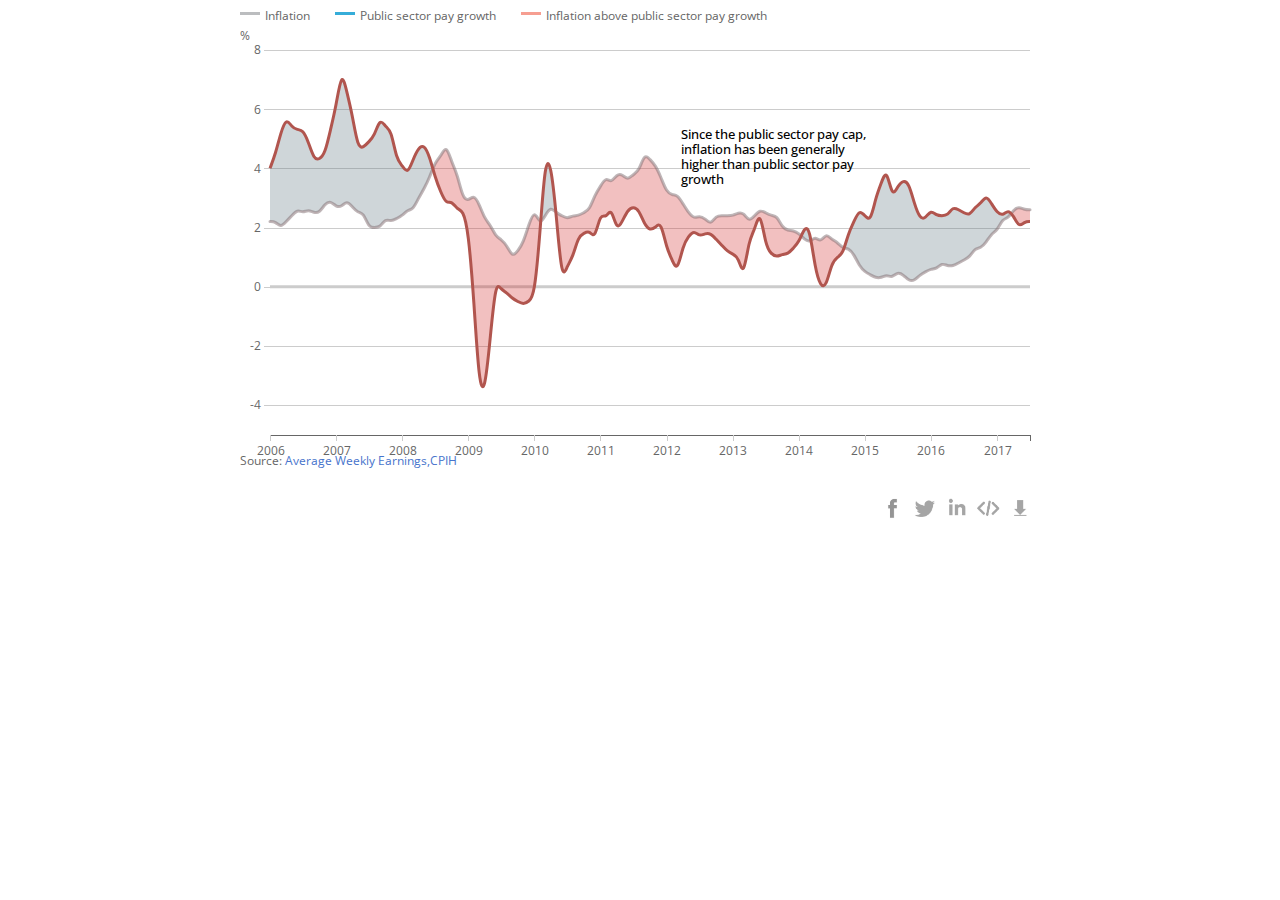
<file: differenceline/index.html>
<!DOCTYPE html>
<html lang="en">

<head>
    <link href='http://fonts.googleapis.com/css?family=Open+Sans:400,300,600|Open+Sans+Condensed:300' rel='stylesheet' type='text/css'>
    <title></title>

    <meta name="description" content="">
    <meta http-equiv="X-UA-Compatible" content="IE=edge" />
    <meta name="viewport" content="width=device-width, initial-scale=1, minimum-scale=1, maximum-scale=1, user-scalable=no" />
    <meta http-equiv="content-type" content="text/html; charset=utf-8" />

    <link rel="stylesheet" href="../lib/globalStyle.css" />
    <style>
    .area.above {
      fill: #5f7682;
      opacity:0.3;
    }

    .area.below {
      fill: #d32f2f;
      opacity: 0.3;
    }

    .line {
      fill: none;
      stroke: #806e71;
      stroke-width: 3px;
      stroke-opacity:0.5;

    }

    .line2 {
      fill: none;
      stroke: #b1554e;
      stroke-width: 3px;

    }
</style>
</head>


<body>

	<div id="graphic">
    	<img src="fallback.png" alt="[Chart]" />
    </div>

    <div id="keypoints">
        <p></p>
    </div>

   <!--<div class="footer">
   </div>-->

   <div id="footer">
   </div>

   		<script src="https://cdn.ons.gov.uk/vendor/d3/4.2.7/d3.min.js" type="text/javascript"></script>
   		<script src="../lib/modernizr.svg.min.js" type="text/javascript"></script>
   		<script src="../lib/pym.js" type="text/javascript"></script>
   		<script src="../lib/d3v4+jetpack.js" type="text/javascript"></script>
		<script src="../lib/swoopy-drag-d3v4.js" type="text/javascript"></script>
        <script src="../lib/saveSvgAsPng.js" type="text/javascript"></script>
        <script src="../lib/footer.js"></script>

   <script>

		var graphic = d3.select('#graphic');
		var keypoints = d3.select('#keypoints');
		var footer = d3.select(".footer");
		var pymChild = null;

		function drawGraphic(width) {
		   var threshold_md = 788;
		   var threshold_sm = dvc.optional.mobileBreakpoint;

		  	//set variables for chart dimensions dependent on width of #graphic
		    if (parseInt(graphic.style("width")) < threshold_sm) {
												var margin = {	top: 	dvc.optional.margin_sm[0],
																right: 	dvc.optional.margin_sm[1],
																bottom: dvc.optional.margin_sm[2],
																left: 	dvc.optional.margin_sm[3]
															};
												var size = 0;	// used for margin_centre and x_ticks
												var chart_width = parseInt(graphic.style("width")) - margin.left - margin.right;
												var height = Math.ceil((chart_width * dvc.optional.aspectRatio_sm[1]) / dvc.optional.aspectRatio_sm[0]) - margin.top - margin.bottom;
		    									}

			else if (parseInt(graphic.style("width")) < threshold_md){
		        								var margin = {	top: 	dvc.optional.margin_md[0],
																right: 	dvc.optional.margin_md[1],
																bottom: dvc.optional.margin_md[2],
																left: 	dvc.optional.margin_md[3]
															};
												var size = 1;
												var chart_width = parseInt(graphic.style("width")) - margin.left - margin.right;
		            							var height = Math.ceil((chart_width * dvc.optional.aspectRatio_md[1]) / dvc.optional.aspectRatio_md[0]) - margin.top - margin.bottom;
												}

		  	 else {
		        								var margin = {	top: 	dvc.optional.margin_lg[0],
																right: 	dvc.optional.margin_lg[1],
																bottom: dvc.optional.margin_lg[2],
																left: 	dvc.optional.margin_lg[3]
															};
												var size = 2;
												var chart_width = parseInt(graphic.style("width")) - margin.left - margin.right;
		            							var height = Math.ceil((chart_width * dvc.optional.aspectRatio_lg[1]) / dvc.optional.aspectRatio_lg[0]) - margin.top - margin.bottom;
												}


		    // clear out existing graphics
		    graphic.selectAll("*").remove();
			keypoints.selectAll("*").remove();
			footer.selectAll("*").remove();

		    var x = d3.scaleTime()
		        .range([0, chart_width]);

		    var y = d3.scaleLinear()
		        .range([height, 0]);

		    x.domain(d3.extent(graphic_data, function(d) { return d.date; }));

		    var xAxis = d3.axisBottom(x)
		        .tickFormat(function(d,i) {
		            //specify date format for x axis depending on #graphic width
		            if (parseInt(graphic.style("width")) <= threshold_sm) {
		                var fmt = d3.timeFormat(dvc.optional.xAxisTextFormat_sm_md_lg[0]);
						//console.log("S "+fmt(d));
		                return '\u2019' + fmt(d);
		            } else if (parseInt(graphic.style("width")) <= threshold_md){
		                var fmt = d3.timeFormat(dvc.optional.xAxisTextFormat_sm_md_lg[1]);
						//console.log("M "+fmt(d));
		                return  fmt(d);
		            } else {
						//console.log(dvc.optional.xAxisTextFormat_sm_md_lg[2] + ",  " + d);
		                var fmt = d3.timeFormat(dvc.optional.xAxisTextFormat_sm_md_lg[2]);
						//console.log("L "+fmt(d));
		                return fmt(d);
		            }
		        })
				.tickPadding(5)

	        //specify number of ticks on x axis and whether 1st and last data point labels are included
	        if(parseInt(graphic.style("width"))<threshold_sm){
	            xAxis.tickValues(x.ticks(dvc.optional.x_num_ticks_sm_md_lg[0]).concat( x.domain() ));
	        } else if (parseInt(graphic.style("width")) <= threshold_md){
				xAxis.tickValues(x.ticks(dvc.optional.x_num_ticks_sm_md_lg[1])/*.concat( x.domain() )*/);
			} else {
	            xAxis.tickValues(x.ticks(dvc.optional.x_num_ticks_sm_md_lg[2])/*.concat( x.domain() )*/);
	        }

		    var yAxis = d3.axisLeft(y);


			//specify number or ticks on y axis
			if (parseInt(graphic.style("width")) <= threshold_sm) {
				yAxis.ticks(dvc.optional.y_num_ticks_sm_md_lg[0])
			 } else if (parseInt(graphic.style("width")) <= threshold_md){
				yAxis.ticks(dvc.optional.y_num_ticks_sm_md_lg[1])
			 } else {
				yAxis.ticks(dvc.optional.y_num_ticks_sm_md_lg[2])
			 }

		    //gridlines
		    var y_axis_grid = function() { return yAxis; }

		    var line = d3.line()
		        .x(function(d) { return x(d.date); })
		        .y(function(d) { return y(d.amt); });

		    // parse data into columns
		    var lines = {};
		    for (var column in graphic_data[0]) {
		        if (column == 'date') continue;
		        lines[column] = graphic_data.map(function(d) {
		            return {
		                'date': d.date,
		                'amt': d[column]
		            };
		        });
		    }

		  	//y domain calculations	: zero to intelligent max choice, or intelligent min and max choice,  or interval chosen manually
	   		if (dvc.essential.yAxisScale == "auto_zero_max"){
			   var yDomain = [
								0,
								d3.max(d3.entries(lines), function(c) {
									return d3.max(c.value, function(v) {
										var n = v.amt;
										return Math.ceil(n);
									});
								})
							 ];
			} else if (dvc.essential.yAxisScale == "auto_min_max"){
				var yDomain = [
								d3.min(d3.entries(lines), function(c) {
									return d3.min(c.value, function(v) {
										var n = v.amt;
										return Math.floor(n);
									});
								}),

								d3.max(d3.entries(lines), function(c) {
									return d3.max(c.value, function(v) {
										var n = v.amt;
										return Math.ceil(n);
									});
								})
					 		];
			} else {
			   var yDomain = dvc.essential.yAxisScale;
		    }

		    y.domain(yDomain);

				//console.log(chart_width +" , "+ height);
				//console.log(chart_width + margin.left + margin.right +" , "+ (height + margin.top + margin.bottom));

		    //create svg for chart
		 var legend = d3.select('#graphic').append('svg')
						//.attr("width", chart_width + margin.left + margin.right)
						//.attr("height", margin.bottom +330) //height + margin.top + margin.bottom +30)
						.append("g")
						.attr("id", "legend");


				//var svg = d3.select('#graphic').append('svg')
				var svg = d3.select('svg')
							.attr("id","chart")
							.style("background-color","#fff")
							.attr("width", chart_width + margin.left + margin.right)
							.attr("height", height + margin.top + margin.bottom )  //+30)
							.append("g")
							.attr("transform", "translate(" + margin.left + "," + margin.top + ")");


					svg.append("rect")
						.style("fill", "#fff")
						.attr("width", chart_width)
						.attr("height", height);

				    svg.append('g')
				        .attr('class', 'y axis')
				        .call(yAxis);

				    svg.append('g')
				        .attr('class', 'y grid')
				        .call(y_axis_grid()
				            .tickSize(-chart_width, 0, 0)
				            .tickFormat('')
				        );

					//y axis label
						 svg.append("text")
							//.attr('class', 'unit')
							.attr('transform','translate(' + -margin.left + ',-10)') // " + eval(-margin.top + (lineNo+1)*20) + "
							.attr("font-size","12px")
 							.attr("fill","#666")
							.text(function(d,i) { return dvc.essential.yAxisLabel});


					//create x axis, if y axis doesn't start at 0 drop x axis accordingly
					svg.append('g')
				        .attr('class', 'x axis')
				        .attr('transform', function(d){
				        			if(yDomain[0] != 0){
										return 'translate(0,' + (height + 30) + ')'
									} else {
										return 'translate(0,' + height  + ')'
									}
							})
				        .call(xAxis);

				 d3.select(".x").select("path").style("stroke", "#666")

				//create icon to symbolise break in y axis if required
				if(yDomain[0] > 0 && dvc.essential.yAxisBreak == true){
					var paths = svg.append("defs")
								.append("g")
								.attr("id","icon")
								.append("g");

							paths.append("polyline")
								 .attr("points", "2.881,9.54 7.94,5.061 12.341,9.54 17.77,5.061")
								 .attr("stroke", "#666")
								 .attr("fill", "none")
							paths.append("polyline")
								.attr("points", "2.881,14.54 7.94,10.061 12.341,14.54 17.77,10.061")
								.attr("stroke", "#666")
								.attr("fill", "none");

						//specify position of icon
						svg.append("g").attr("id","iconpath")
								.attr("transform","translate(-10,3)")
								.append("use")
								.attr("xlink:href","#icon")
								.attr("x", x(x.domain()[0]))
								.attr("y", function(){
									if (parseInt(graphic.style("width")) < threshold_sm) {
										return y(dvc.essential.yAxisBreak_sm_md_lg[0])
									} else if (parseInt(graphic.style("width")) < threshold_md){
										return y(dvc.essential.yAxisBreak_sm_md_lg[1])
									} else {
										return y(dvc.essential.yAxisBreak_sm_md_lg[2])
									}
								});
				}

				//create centre line if required
				if (dvc.optional.centre_line == true){
					svg.append("line")
						//.attr("id","centreline")
						.attr("stroke", "#CCC")
						.attr("stroke-width", 3)
						.attr('y1',y(dvc.optional.centre_line_value))
						.attr('y2',y(dvc.optional.centre_line_value))
						.attr('x1',0)
						.attr('x2',chart_width);
				} else if(yDomain[0] <0){
					svg.append("line")
						//.attr("id","centreline")
						.attr("stroke", "#CCC")
						.attr("stroke-width", 3)
						.attr('y1',y(0))
						.attr('y2',y(0))
						.attr('x1',0)
						.attr('x2',chart_width);
				}


				//create vertical line if required
				if (dvc.optional.vertical_line == true){

					dvc.optional.annotateLineX1_Y1_X2_Y2.forEach(function(d,i) {

					svg.append("line")
						.attr('x1',x(d3.timeParse(dvc.essential.dateFormat)(dvc.optional.annotateLineX1_Y1_X2_Y2[i][0][0])))
						.attr('x2',x(d3.timeParse(dvc.essential.dateFormat)(dvc.optional.annotateLineX1_Y1_X2_Y2[i][1][0])))
						.attr('y1',y(dvc.optional.annotateLineX1_Y1_X2_Y2[i][0][1]))
						.attr('y2',y(dvc.optional.annotateLineX1_Y1_X2_Y2[i][1][1]))
						.style('stroke', '#888')
						.style('stroke-width', 2);
    					//.style('stroke-dasharray', '5 5');   ,dash px,space px


					})
				}

				//create rectangle
				if (dvc.optional.annotateRect == true){

					dvc.optional.annotateRectX_Y.forEach(function(d,i) {

					svg.append("rect")
						.attr('x',x(d3.timeParse(dvc.essential.dateFormat)(dvc.optional.annotateRectX_Y[i][0][0]))  )
						.attr('y',y(dvc.optional.annotateRectX_Y[i][0][1]))
						.attr('height',y( dvc.optional.annotateRectX_Y[i][1][1] ) - y(dvc.optional.annotateRectX_Y[i][0][1])  )
						.attr('width',x(d3.timeParse(dvc.essential.dateFormat)(dvc.optional.annotateRectX_Y[i][1][0])) - x(d3.timeParse(dvc.essential.dateFormat)(dvc.optional.annotateRectX_Y[i][0][0])))
						.style('fill', dvc.optional.lineColor_opcty[i][0] )
						.style('stroke-width', 2)
						.style('opacity', dvc.optional.lineColor_opcty[i][1] );

					})
				}


				//create converters
        var line = d3.area()
            .curve(d3.curveBasis)
            .x(function(d) { return x(d.date); })
            .y(function(d) { return y(d["CIPH"]); });

        var line2 = d3.area()
                .curve(d3.curveBasis)
                .x(function(d) { return x(d.date); })
                .y(function(d) { return y(d["Private"]); });

        var area = d3.area()
            .curve(d3.curveBasis)
            .x(function(d) { return x(d.date); })
            .y1(function(d) { return y(d["CIPH"]); });

            svg.datum(graphic_data);

              svg.append("clipPath")
                  .attr("id", "clip-below")
                .append("path")
                  .attr("d", area.y0(height));

              svg.append("clipPath")
                  .attr("id", "clip-above")
                .append("path")
                  .attr("d", area.y0(0));

              svg.append("path")
                  .attr("class", "area above")
                  .attr("clip-path", "url(#clip-above)")
                  .attr("d", area.y0(function(d) { return y(d["Private"]); }));

              svg.append("path")
                  .attr("class", "area below")
                  .attr("clip-path", "url(#clip-below)")
                  .attr("d", area);

              svg.append("path")
                  .attr("class", "line")
                  .attr("d", line);

              svg.append("path")
                  .attr("class", "line2")
                  .attr("d", line2);



          //
          // // //create lines
  			  //    svg.append('g').selectAll('path')
  			  //        .data(d3.entries(lines))
  			  //        //.enter()
  			  //        .append('path')
					// 	.style("stroke", function(d,i){ return dvc.essential.colour_palette[i]; })
					// 	.style("fill", 'none')
					// 	.style("stroke-width", 3)
					// 	.style("stroke-linecap", 'round')
					// 	.style("stroke-linejoin", 'round')
			    //         .attr('d', function(d) {
			    //             return line(d.value);
			    //         });



				// add markers
				if (parseInt(graphic.style("width")) > threshold_sm && dvc.optional.lineMarkers == true){
					var j=0;
					for (var column in graphic_data[0]) {
								if (column == 'date') continue;
													 svg.append("g")
														.selectAll("circles")
														.data(graphic_data) // raw data
														.enter()
														.append('circle')
														.style('fill', '#fff')
														.style('stroke', function(d,i){ return dvc.essential.colour_palette[j]; })
														.style('stroke-width', 2)
														.attr("cx", function(d){
																					return x(d.date);
																				})
														.attr("cy", function(d){
																					return y(d[column]);
																				})
														.attr("r", 3)
													j++;
													}
												} // ends if

			writeAnnotation();

			//create link to source
			d3.select('#graphic').select('svg')
						.append("g")
						.attr("id", "source")
						.append("text")
						.attr("text-anchor", "start")
						.style("font-size", "12px")
						.style("fill", "#666")
						.attr('y',height + margin.top + margin.bottom-10)
						.attr('x',0)
						//.style('margin-bottom', '10px')
						.text("Source: ")
						.append("a")
						.style("fill", "#4774CC")  // it ignored the css !!
						.attr("xlink:href", dvc.essential.sourceURL)
						.attr("target", "_blank")
						.text(dvc.essential.sourceText);


	function writeAnnotation(){

		if (parseInt(graphic.style("width")) < threshold_sm) {

			dvc.essential.annotationBullet.forEach(function(d,i) {

					d3.select("#keypoints").append("svg")
						.attr("width","15px")
						.attr("height","15px")
						.attr("class","circles")
						.append("circle")
						.attr("class", "annocirc" + (i))
						.attr("r", "2")
						.attr('cy',"9px")
						.attr("cx", "10px");

					d3.select("#keypoints")
						.append("p")
						.style("font-size","12px")
						.style("font-weight",400)
						.text(dvc.essential.annotationBullet[i]);

					})// end foreach

			}
			else {

			annotations = dvc.essential.annotationsChart;

			// For elements with time series
			for(i=0; i < annotations.length  ;i++) {
				annotations[i].xVal = new Date(annotations[i].xVal);
			}

			 var swoopy = d3.swoopyDrag()
							.x(function(d){ return x(d.xVal) })
							.y(function(d){ return y(d.yVal) })
							.draggable(dvc.essential.draggable)
							.annotations(annotations);


			var swoopySel = svg.append('g').attr("class","annotations").call(swoopy); // Expected number, "translate()". error for each annotation

			svg.append('marker')
				.attr('id', 'arrow')
				.attr('viewBox', '-10 -10 20 20')
				.attr('markerWidth', 20)
				.attr('markerHeight', 20)
				.attr('orient', 'auto')
				.append('path')
				.attr('d', 'M-6.75,-6.75 L 0,0 L -6.75,6.75')
				.attr('fill','#808080');

			swoopySel.selectAll('path').attr('marker-end', 'url(#arrow)');


			d3.selectAll(".annotations path")
				.style("stroke","#808080")
				.attr("fill","none");

			swoopySel.selectAll('text')
				.attr('font-size','13px')
				.attr('font-size','13px')
    			.attr("font-size",  "13px")
    			.attr("font-weight", 500)
				.each(function(d,i){
					d3.select(this)
						.text('')                        //clear existing text
						.tspans(d3.wordwrap(d.text, dvc.essential.wordwrap[i])) //wrap after xx char
					});


			swoopySel.selectAll('text')
				.each(function(d,i){
					d3.select(this).selectAll('tspan')
					.attr("text-anchor",dvc.essential.annoAlign[i]);
					});
				} // end else ...

			return;

}// end function writeAnnotation()

	createLegend();

function createLegend(){

							var prevX= 0;
							var prevY= 0;
							lineNo = 0;
							var lineNoOld = 0;

						dvc.essential.legendLabels.forEach(function(d,i) {

							// draw legend text based on content of var legendLabels ...
							var_group= d3.select("#legend").append("g")

							var_group.append("rect")
								.attr("class","rect" + i)
								.attr("fill", dvc.essential.colour_palette[i])
								.attr("x", 0)
								.attr("y", 0)
								.attr("width", function(d){
									if(dvc.essential.legendStyle=="rect"){
										return 15;
									} else {
										return 20;
									}
								})
								.attr("height", function(d){
									if(dvc.essential.legendStyle=="rect"){
										return 15;
									} else {
										return 3;
									}
								})

							var_group.append("text")
								.text(dvc.essential.legendLabels[i])
								.attr("class","legend" + i)
								.attr("text-anchor", "start")
								.style("font-size", "12px")
								.style("fill", "#666")
								.attr('y',15)
								.attr('x',0);


							d3.selectAll(".legend" + (i))
								.each(calcPosition);

							function calcPosition() {


							var BBox = this.getBBox()


							//prevY =BBox.width
								d3.select(".legend" + (i))
										.attr("y",function(d){
													if((prevX+BBox.width +50)>parseInt(graphic.style("width")) ){
														lineNoOld = lineNo;
														lineNo=lineNo + 1;
														prevX = 0;
													}
												return eval((lineNo*20) + 20);
										})
										.attr("x",function(d){ return prevX+25;})


								d3.select(".rect" + (i))
										.attr("y",function(d){

												if((prevX+BBox.width +50)>parseInt(graphic.style("width")) ){
													lineNoOld = lineNo;
													lineNo=lineNo + 1;
													prevX = 0;
												}

												if(dvc.essential.legendStyle=="rect"){
													return eval((lineNo*20)+5);
												} else {
													return eval((lineNo*20)+12);

												}
										})
										.attr("x",function(d){ return prevX; })

								prevX = prevX + BBox.width +50



							}; // end function calcPosition()
						});	// end foreach
			}// end function createLegend()


			// css fix
			d3.selectAll("path").attr("fill","none");

			d3.selectAll("text").attr("font-family","'Open Sans', sans-serif");

			d3.selectAll(".x text").attr("font-size","12px").attr("fill","#666");
			d3.selectAll(".y text").attr("font-size","12px").attr("fill","#666");

			d3.selectAll(".y line")
					.attr("stroke","#CCC")
					.attr("stroke-width","1px")
					.style("shape-rendering","crispEdges");

			d3.selectAll(".x line")
				.attr("stroke","#CCC")
				.attr("stroke-width","1px")
				.style("shape-rendering","crispEdges");


			// save SVG
			d3.select("#buttonid").on("click",function(){saveSvgAsPng(document.getElementById("chart"), "diagram.png")});


			//use pym to calculate chart dimensions
		    if (pymChild) {
		        pymChild.sendHeight();
		    }

	}  // ends draw graphic



	//check whether browser can cope with svg
		if (Modernizr.svg) {
		   //load config
			d3.json("config.json", function(error, config) {
			dvc=config

				//load chart data
				d3.csv(dvc.essential.graphic_data_url, function(error, data) {
					graphic_data = data;

					graphic_data.forEach(function(d) {
						d.date = d3.timeParse(dvc.essential.dateFormat)(d.date);
            d["Public"]=+d["Public"];
            d["Private"]=+d["Private"];
            d["CIPH"]=+d["CIPH"];
					});

					//use pym to create iframed chart dependent on specified variables
					pymChild = new pym.Child({ renderCallback: drawGraphic});
				});
			})

		} else {
			 //use pym to create iframe containing fallback image (which is set as default)
			 pymChild = new pym.Child();
			if (pymChild) {
		        pymChild.sendHeight();
		    }
		}
    </script>
</body>
</html>
</file>
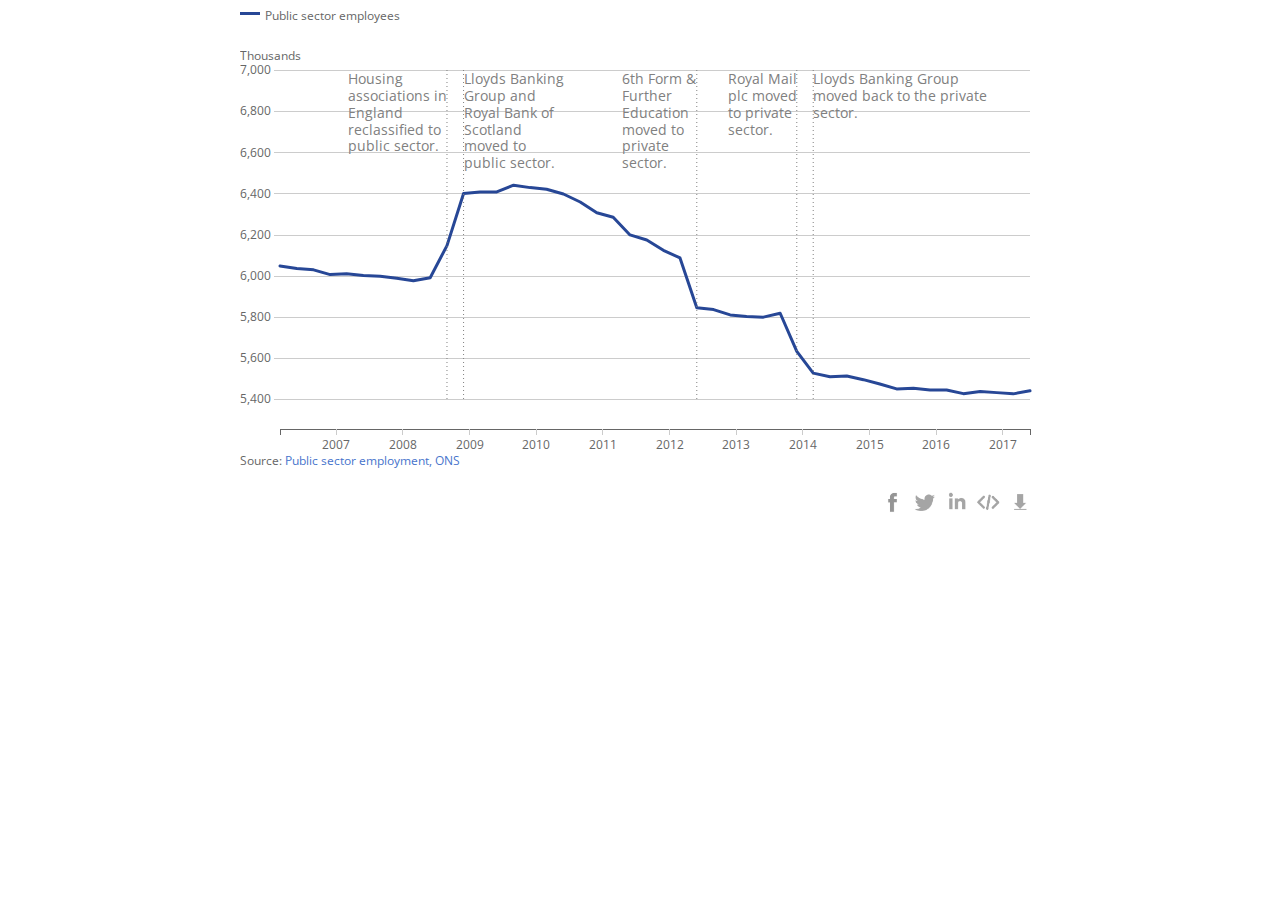
<file: employees/index.html>
<!DOCTYPE html>
<html lang="en">

<head>
    <link href='https://fonts.googleapis.com/css?family=Open+Sans:400,300,600|Open+Sans+Condensed:300' rel='stylesheet' type='text/css'>
    <title></title>

    <meta name="description" content="">
    <meta http-equiv="X-UA-Compatible" content="IE=edge" />
    <meta name="viewport" content="width=device-width, initial-scale=1, minimum-scale=1, maximum-scale=1, user-scalable=no" />
    <meta http-equiv="content-type" content="text/html; charset=utf-8" />

    <link rel="stylesheet" href="../lib/globalStyle.css" />
<style>
.annotation path{
  stroke-dasharray: 1,3;
}

.annotation-note-label{
  font-size: 14px;
}
</style>
</head>


<body>

	<div id="graphic">
    	<img src="fallback.png" alt="[Chart]" />
    </div>

    <div id="keypoints">
        <p></p>
    </div>

   <!--<div class="footer">
   </div>-->

   <div id="footer">
   </div>

   		<script src="../lib/d3.v4.min.js" type="text/javascript"></script>
   		<script src="../lib/modernizr.svg.min.js" type="text/javascript"></script>
   		<script src="../lib/pym.js" type="text/javascript"></script>
   		<script src="../lib/d3v4jetpack.js" type="text/javascript"></script>
	    <script src="../lib/swoopy-drag-d3v4.js" type="text/javascript"></script>
      <script src="../lib/saveSvgAsPng.js" type="text/javascript"></script>
      <script src="../lib/footer.js"></script>
      <script src="../lib/d3-annotation.js" type="text/javascript"></script>

   <script>

		var graphic = d3.select('#graphic');
		var keypoints = d3.select('#keypoints');
		var footer = d3.select(".footer");
		var pymChild = null;

		function drawGraphic(width) {
		   var threshold_md = 788;
		   var threshold_sm = dvc.optional.mobileBreakpoint;

		  	//set variables for chart dimensions dependent on width of #graphic
		    if (parseInt(graphic.style("width")) < threshold_sm) {
												var margin = {	top: 	dvc.optional.margin_sm[0],
																right: 	dvc.optional.margin_sm[1],
																bottom: dvc.optional.margin_sm[2],
																left: 	dvc.optional.margin_sm[3]
															};
												var size = 0;	// used for margin_centre and x_ticks
												var chart_width = parseInt(graphic.style("width")) - margin.left - margin.right;
												var height = Math.ceil((chart_width * dvc.optional.aspectRatio_sm[1]) / dvc.optional.aspectRatio_sm[0]) - margin.top - margin.bottom;
		    									}

			else if (parseInt(graphic.style("width")) < threshold_md){
		        								var margin = {	top: 	dvc.optional.margin_md[0],
																right: 	dvc.optional.margin_md[1],
																bottom: dvc.optional.margin_md[2],
																left: 	dvc.optional.margin_md[3]
															};
												var size = 1;
												var chart_width = parseInt(graphic.style("width")) - margin.left - margin.right;
		            							var height = Math.ceil((chart_width * dvc.optional.aspectRatio_md[1]) / dvc.optional.aspectRatio_md[0]) - margin.top - margin.bottom;
												}

		  	 else {
		        								var margin = {	top: 	dvc.optional.margin_lg[0],
																right: 	dvc.optional.margin_lg[1],
																bottom: dvc.optional.margin_lg[2],
																left: 	dvc.optional.margin_lg[3]
															};
												var size = 2;
												var chart_width = parseInt(graphic.style("width")) - margin.left - margin.right;
		            							var height = Math.ceil((chart_width * dvc.optional.aspectRatio_lg[1]) / dvc.optional.aspectRatio_lg[0]) - margin.top - margin.bottom;
												}


		    // clear out existing graphics
		    graphic.selectAll("*").remove();
			keypoints.selectAll("*").remove();
			footer.selectAll("*").remove();

		    var x = d3.scaleTime()
		        .range([0, chart_width]);

		    var y = d3.scaleLinear()
		        .range([height, 0]);

		    x.domain(d3.extent(graphic_data, function(d) { return d.date; }));

		    var xAxis = d3.axisBottom(x)
		        .tickFormat(function(d,i) {
		            //specify date format for x axis depending on #graphic width
		            if (parseInt(graphic.style("width")) <= threshold_sm) {
		                var fmt = d3.timeFormat(dvc.optional.xAxisTextFormat_sm_md_lg[0]);
						//console.log("S "+fmt(d));
		                return '\u2019' + fmt(d);
		            } else if (parseInt(graphic.style("width")) <= threshold_md){
		                var fmt = d3.timeFormat(dvc.optional.xAxisTextFormat_sm_md_lg[1]);
						//console.log("M "+fmt(d));
		                return  fmt(d);
		            } else {
						//console.log(dvc.optional.xAxisTextFormat_sm_md_lg[2] + ",  " + d);
		                var fmt = d3.timeFormat(dvc.optional.xAxisTextFormat_sm_md_lg[2]);
						//console.log("L "+fmt(d));
		                return fmt(d);
		            }
		        })
				.tickPadding(5)

	        //specify number of ticks on x axis and whether 1st and last data point labels are included
	        if(parseInt(graphic.style("width"))<threshold_sm){
	            xAxis.tickValues(x.ticks(dvc.optional.x_num_ticks_sm_md_lg[0]).concat( x.domain() ));
	        } else if (parseInt(graphic.style("width")) <= threshold_md){
				xAxis.tickValues(x.ticks(dvc.optional.x_num_ticks_sm_md_lg[1])/*.concat( x.domain() )*/);
			} else {
	            xAxis.tickValues(x.ticks(dvc.optional.x_num_ticks_sm_md_lg[2])/*.concat( x.domain() )*/);
	        }

		    var yAxis = d3.axisLeft(y);


			//specify number or ticks on y axis
			if (parseInt(graphic.style("width")) <= threshold_sm) {
				yAxis.ticks(dvc.optional.y_num_ticks_sm_md_lg[0])
			 } else if (parseInt(graphic.style("width")) <= threshold_md){
				yAxis.ticks(dvc.optional.y_num_ticks_sm_md_lg[1])
			 } else {
				yAxis.ticks(dvc.optional.y_num_ticks_sm_md_lg[2])
			 }

		    //gridlines
		    var y_axis_grid = function() { return yAxis; }

		    var line = d3.line()
		        .x(function(d) { return x(d.date); })
		        .y(function(d) { return y(d.amt); });

		    // parse data into columns
		    var lines = {};
		    for (var column in graphic_data[0]) {
		        if (column == 'date') continue;
		        lines[column] = graphic_data.map(function(d) {
		            return {
		                'date': d.date,
		                'amt': d[column]
		            };
		        });
		    }

		  	//y domain calculations	: zero to intelligent max choice, or intelligent min and max choice,  or interval chosen manually
	   		if (dvc.essential.yAxisScale == "auto_zero_max"){
			   var yDomain = [
								0,
								d3.max(d3.entries(lines), function(c) {
									return d3.max(c.value, function(v) {
										var n = v.amt;
										return Math.ceil(n);
									});
								})
							 ];
			} else if (dvc.essential.yAxisScale == "auto_min_max"){
				var yDomain = [
								d3.min(d3.entries(lines), function(c) {
									return d3.min(c.value, function(v) {
										var n = v.amt;
										return Math.floor(n);
									});
								}),

								d3.max(d3.entries(lines), function(c) {
									return d3.max(c.value, function(v) {
										var n = v.amt;
										return Math.ceil(n);
									});
								})
					 		];
			} else {
			   var yDomain = dvc.essential.yAxisScale;
		    }

		    y.domain(yDomain);

				//console.log(chart_width +" , "+ height);
				//console.log(chart_width + margin.left + margin.right +" , "+ (height + margin.top + margin.bottom));

		    //create svg for chart
		 var legend = d3.select('#graphic').append('svg')
						//.attr("width", chart_width + margin.left + margin.right)
						//.attr("height", margin.bottom +330) //height + margin.top + margin.bottom +30)
						.append("g")
						.attr("id", "legend");


				//var svg = d3.select('#graphic').append('svg')
				var svg = d3.select('svg')
							.attr("id","chart")
							.style("background-color","#fff")
							.attr("width", chart_width + margin.left + margin.right)
							.attr("height", height + margin.top + margin.bottom )  //+30)
							.append("g")
							.attr("transform", "translate(" + margin.left + "," + margin.top + ")");


					svg.append("rect")
						.style("fill", "#fff")
						.attr("width", chart_width)
						.attr("height", height);

				    svg.append('g')
				        .attr('class', 'y axis')
				        .call(yAxis);

				    svg.append('g')
				        .attr('class', 'y grid')
				        .call(y_axis_grid()
				            .tickSize(-chart_width, 0, 0)
				            .tickFormat('')
				        );

					//y axis label
						 svg.append("text")
							//.attr('class', 'unit')
							.attr('transform','translate(' + -margin.left + ',-10)') // " + eval(-margin.top + (lineNo+1)*20) + "
							.attr("font-size","12px")
 							.attr("fill","#666")
							.text(function(d,i) { return dvc.essential.yAxisLabel});


					//create x axis, if y axis doesn't start at 0 drop x axis accordingly
					svg.append('g')
				        .attr('class', 'x axis')
				        .attr('transform', function(d){
				        			if(yDomain[0] != 0){
										return 'translate(0,' + (height + 30) + ')'
									} else {
										return 'translate(0,' + height  + ')'
									}
							})
				        .call(xAxis);

				 d3.select(".x").select("path").style("stroke", "#666")

				//create icon to symbolise break in y axis if required
				if(yDomain[0] > 0 && dvc.essential.yAxisBreak == true){
					var paths = svg.append("defs")
								.append("g")
								.attr("id","icon")
								.append("g");

							paths.append("polyline")
								 .attr("points", "2.881,9.54 7.94,5.061 12.341,9.54 17.77,5.061")
								 .attr("stroke", "#666")
								 .attr("fill", "none")
							paths.append("polyline")
								.attr("points", "2.881,14.54 7.94,10.061 12.341,14.54 17.77,10.061")
								.attr("stroke", "#666")
								.attr("fill", "none");

						//specify position of icon
						svg.append("g").attr("id","iconpath")
								.attr("transform","translate(-10,3)")
								.append("use")
								.attr("xlink:href","#icon")
								.attr("x", x(x.domain()[0]))
								.attr("y", function(){
									if (parseInt(graphic.style("width")) < threshold_sm) {
										return y(dvc.essential.yAxisBreak_sm_md_lg[0])
									} else if (parseInt(graphic.style("width")) < threshold_md){
										return y(dvc.essential.yAxisBreak_sm_md_lg[1])
									} else {
										return y(dvc.essential.yAxisBreak_sm_md_lg[2])
									}
								});
				}

				//create centre line if required
				if (dvc.optional.centre_line == true){
					svg.append("line")
						//.attr("id","centreline")
						.attr("stroke", "#CCC")
						.attr("stroke-width", 3)
						.attr('y1',y(dvc.optional.centre_line_value))
						.attr('y2',y(dvc.optional.centre_line_value))
						.attr('x1',0)
						.attr('x2',chart_width);
				} else if(yDomain[0] <0){
					svg.append("line")
						//.attr("id","centreline")
						.attr("stroke", "#CCC")
						.attr("stroke-width", 3)
						.attr('y1',y(0))
						.attr('y2',y(0))
						.attr('x1',0)
						.attr('x2',chart_width);
				}


				//create vertical line if required
				if (dvc.optional.vertical_line == true){

					dvc.optional.annotateLineX1_Y1_X2_Y2.forEach(function(d,i) {

					svg.append("line")
						.attr('x1',x(d3.timeParse(dvc.essential.dateFormat)(dvc.optional.annotateLineX1_Y1_X2_Y2[i][0][0])))
						.attr('x2',x(d3.timeParse(dvc.essential.dateFormat)(dvc.optional.annotateLineX1_Y1_X2_Y2[i][1][0])))
						.attr('y1',y(dvc.optional.annotateLineX1_Y1_X2_Y2[i][0][1]))
						.attr('y2',y(dvc.optional.annotateLineX1_Y1_X2_Y2[i][1][1]))
						.style('stroke', '#888')
						.style('stroke-width', 2);
    					//.style('stroke-dasharray', '5 5');   ,dash px,space px


					})
				}

				//create rectangle
				if (dvc.optional.annotateRect == true){

					dvc.optional.annotateRectX_Y.forEach(function(d,i) {

					svg.append("rect")
						.attr('x',x(d3.timeParse(dvc.essential.dateFormat)(dvc.optional.annotateRectX_Y[i][0][0]))  )
						.attr('y',y(dvc.optional.annotateRectX_Y[i][0][1]))
						.attr('height',y( dvc.optional.annotateRectX_Y[i][1][1] ) - y(dvc.optional.annotateRectX_Y[i][0][1])  )
						.attr('width',x(d3.timeParse(dvc.essential.dateFormat)(dvc.optional.annotateRectX_Y[i][1][0])) - x(d3.timeParse(dvc.essential.dateFormat)(dvc.optional.annotateRectX_Y[i][0][0])))
						.style('fill', dvc.optional.lineColor_opcty[i][0] )
						.style('stroke-width', 2)
						.style('opacity', dvc.optional.lineColor_opcty[i][1] );

					})
				}

//d3 annotation

var annotations = [
          {
            note: { label: "Housing associations in England reclassified to public sector.",
                  "align":"right",
                  wrap:130},
            subject: {
              y1: margin.top,
              y2: height + margin.top
            },
            y: margin.bottom,
            data: { x: "01/09/2008"}
          },
          {
            note: { label: "Lloyds Banking Group and Royal Bank of Scotland moved to public sector.",
                  "align":"left",
                  wrap:100},
            subject: {
              y1: margin.top,
              y2: height + margin.top
            },
            y: margin.bottom,
            data: { x: "01/12/2008"}
          },
          {
            note: { label: "6th Form & Further Education moved to private sector.",
                    "align": "right",
                    wrap:80},
            subject: {
              y1: margin.top,
              y2: height + margin.top
            },
            y: margin.bottom,
            data: { x: "01/06/2012"}
          },
          {
            note: { label: "Royal Mail plc moved to private sector." ,
                  "align":"right"},
            subject: {
              y1: margin.top,
              y2: height + margin.top
            },
            y: margin.bottom,
            data: { x: "01/12/2013"} //position the x based on an x scale
          },
          {
            note: { label: "Lloyds Banking Group moved back to the private sector.",
                  "align":"left",
                  wrap:180},
            subject: {
              y1: margin.top,
              y2: height + margin.top
            },
            y: margin.bottom,
            data: { x: "01/03/2014"}
          }
        ]



        var type = d3.annotationCustomType(
          d3.annotationXYThreshold,
          {"note":{
              "lineType":"none",
              "orientation": "bottom",
              "align":"left"}
          }
        )


        const makeAnnotations = d3.annotation()
            .type(type)
            //Gives you access to any data objects in the annotations array
            .accessors({
              x: function(d){ return margin.left+x(d3.timeParse(dvc.essential.dateFormat)(d.x))},
              y: function(d){ return y(d.y) }
            })
            .annotations(annotations)
            .textWrap(70)


// if bigger than threshold_md then draw the annotations
 if (parseInt(graphic.style("width")) > threshold_sm) {
            d3.select("svg")
              .append("g")
              .attr("class", "annotation-group")
              .call(makeAnnotations)
}


				//create lines
			    svg.append('g').selectAll('path')
			        .data(d3.entries(lines))
			        .enter()
			        .append('path')
			            //.attr('class', 'line')
						.style("stroke", function(d,i){ return dvc.essential.colour_palette[i]; })
						.style("fill", 'none')
						.style("stroke-width", 3)
						.style("stroke-linecap", 'round')
						.style("stroke-linejoin", 'round')
			            .attr('d', function(d) {
			                return line(d.value);
			            });

				// add markers
				if (parseInt(graphic.style("width")) > threshold_sm && dvc.optional.lineMarkers == true){
					var j=0;
					for (var column in graphic_data[0]) {
								if (column == 'date') continue;
													 svg.append("g")
														.selectAll("circles")
														.data(graphic_data) // raw data
														.enter()
														.append('circle')
														.style('fill', '#fff')
														.style('stroke', function(d,i){ return dvc.essential.colour_palette[j]; })
														.style('stroke-width', 2)
														.attr("cx", function(d){
																					return x(d.date);
																				})
														.attr("cy", function(d){
																					return y(d[column]);
																				})
														.attr("r", 3)
													j++;
													}
												} // ends if

			writeAnnotation();

			//create link to source
			d3.select('#graphic').select('svg')
						.append("g")
						.attr("id", "source")
						.append("text")
						.attr("text-anchor", "start")
						.style("font-size", "12px")
						.style("fill", "#666")
						.attr('y',height + margin.top + (margin.bottom-4))
						.attr('x',0)
						//.style('margin-bottom', '10px')
						.text("Source: ")
						.append("a")
						.style("fill", "#4774CC")  // it ignored the css !!
						.attr("xlink:href", dvc.essential.sourceURL)
						.attr("target", "_blank")
						.text(dvc.essential.sourceText);


	function writeAnnotation(){

		if (parseInt(graphic.style("width")) < threshold_sm) {

			dvc.essential.annotationBullet.forEach(function(d,i) {

					d3.select("#keypoints").append("svg")
						.attr("width","15px")
						.attr("height","15px")
						.attr("class","circles")
						.append("circle")
						.attr("class", "annocirc" + (i))
						.attr("r", "2")
						.attr('cy',"9px")
						.attr("cx", "10px");

					d3.select("#keypoints")
						.append("p")
						.style("font-size","12px")
						.style("font-weight",400)
						.text(dvc.essential.annotationBullet[i]);

					})// end foreach

			}
			else {

			annotations = dvc.essential.annotationsChart;

			// For elements with time series
			for(i=0; i < annotations.length  ;i++) {
				annotations[i].xVal = new Date(annotations[i].xVal);
			}

			 var swoopy = d3.swoopyDrag()
							.x(function(d){ return x(d.xVal) })
							.y(function(d){ return y(d.yVal) })
							.draggable(dvc.essential.draggable)
							.annotations(annotations);


			var swoopySel = svg.append('g').attr("class","annotations").call(swoopy); // Expected number, "translate()". error for each annotation

			svg.append('marker')
				.attr('id', 'arrow')
				.attr('viewBox', '-10 -10 20 20')
				.attr('markerWidth', 20)
				.attr('markerHeight', 20)
				.attr('orient', 'auto')
				.append('path')
				.attr('d', 'M-6.75,-6.75 L 0,0 L -6.75,6.75')
				.attr('fill','#808080');

			swoopySel.selectAll('path').attr('marker-end', 'url(#arrow)');


			d3.selectAll(".annotations path")
				.style("stroke","#808080")
				.attr("fill","none");

			swoopySel.selectAll('text')
				.attr('font-size','13px')
				.attr('font-size','13px')
    			.attr("font-size",  "13px")
    			.attr("font-weight", 500)
				.each(function(d,i){
					d3.select(this)
						.text('')                        //clear existing text
						.tspans(d3.wordwrap(d.text, dvc.essential.wordwrap[i])) //wrap after xx char
					});


			swoopySel.selectAll('text')
				.each(function(d,i){
					d3.select(this).selectAll('tspan')
					.attr("text-anchor",dvc.essential.annoAlign[i]);
					});
				} // end else ...

			return;

}// end function writeAnnotation()

	createLegend();

function createLegend(){

							var prevX= 0;
							var prevY= 0;
							lineNo = 0;
							var lineNoOld = 0;

						dvc.essential.legendLabels.forEach(function(d,i) {

							// draw legend text based on content of var legendLabels ...
							var_group= d3.select("#legend").append("g")

							var_group.append("rect")
								.attr("class","rect" + i)
								.attr("fill", dvc.essential.colour_palette[i])
								.attr("x", 0)
								.attr("y", 0)
								.attr("width", function(d){
									if(dvc.essential.legendStyle=="rect"){
										return 15;
									} else {
										return 20;
									}
								})
								.attr("height", function(d){
									if(dvc.essential.legendStyle=="rect"){
										return 15;
									} else {
										return 3;
									}
								})

							var_group.append("text")
								.text(dvc.essential.legendLabels[i])
								.attr("class","legend" + i)
								.attr("text-anchor", "start")
								.style("font-size", "12px")
								.style("fill", "#666")
								.attr('y',15)
								.attr('x',0);


							d3.selectAll(".legend" + (i))
								.each(calcPosition);

							function calcPosition() {


							var BBox = this.getBBox()


							//prevY =BBox.width
								d3.select(".legend" + (i))
										.attr("y",function(d){
													if((prevX+BBox.width +50)>parseInt(graphic.style("width")) ){
														lineNoOld = lineNo;
														lineNo=lineNo + 1;
														prevX = 0;
													}
												return eval((lineNo*20) + 20);
										})
										.attr("x",function(d){ return prevX+25;})


								d3.select(".rect" + (i))
										.attr("y",function(d){

												if((prevX+BBox.width +50)>parseInt(graphic.style("width")) ){
													lineNoOld = lineNo;
													lineNo=lineNo + 1;
													prevX = 0;
												}

												if(dvc.essential.legendStyle=="rect"){
													return eval((lineNo*20)+5);
												} else {
													return eval((lineNo*20)+12);

												}
										})
										.attr("x",function(d){ return prevX; })

								prevX = prevX + BBox.width +50



							}; // end function calcPosition()
						});	// end foreach
			}// end function createLegend()


			// css fix
			d3.selectAll("path").attr("fill","none");

			d3.selectAll("text").attr("font-family","'Open Sans', sans-serif");

			d3.selectAll(".x text").attr("font-size","12px").attr("fill","#666");
			d3.selectAll(".y text").attr("font-size","12px").attr("fill","#666");

			d3.selectAll(".y line")
					.attr("stroke","#CCC")
					.attr("stroke-width","1px")
					.style("shape-rendering","crispEdges");

			d3.selectAll(".x line")
				.attr("stroke","#CCC")
				.attr("stroke-width","1px")
				.style("shape-rendering","crispEdges");


			// save SVG
			d3.select("#buttonid").on("click",function(){saveSvgAsPng(document.getElementById("chart"), "diagram.png")});


			//use pym to calculate chart dimensions
		    if (pymChild) {
		        pymChild.sendHeight();
		    }

	}  // ends draw graphic



	//check whether browser can cope with svg
		if (Modernizr.svg) {
		   //load config
			d3.json("config.json", function(error, config) {
			dvc=config

				//load chart data
				d3.csv(dvc.essential.graphic_data_url, function(error, data) {
					graphic_data = data;

					graphic_data.forEach(function(d) {
						d.date = d3.timeParse(dvc.essential.dateFormat)(d.date);

					});

					//use pym to create iframed chart dependent on specified variables
					pymChild = new pym.Child({ renderCallback: drawGraphic});
				});
			})

		} else {
			 //use pym to create iframe containing fallback image (which is set as default)
			 pymChild = new pym.Child();
			if (pymChild) {
		        pymChild.sendHeight();
		    }
		}
    </script>
</body>
</html>
</file>
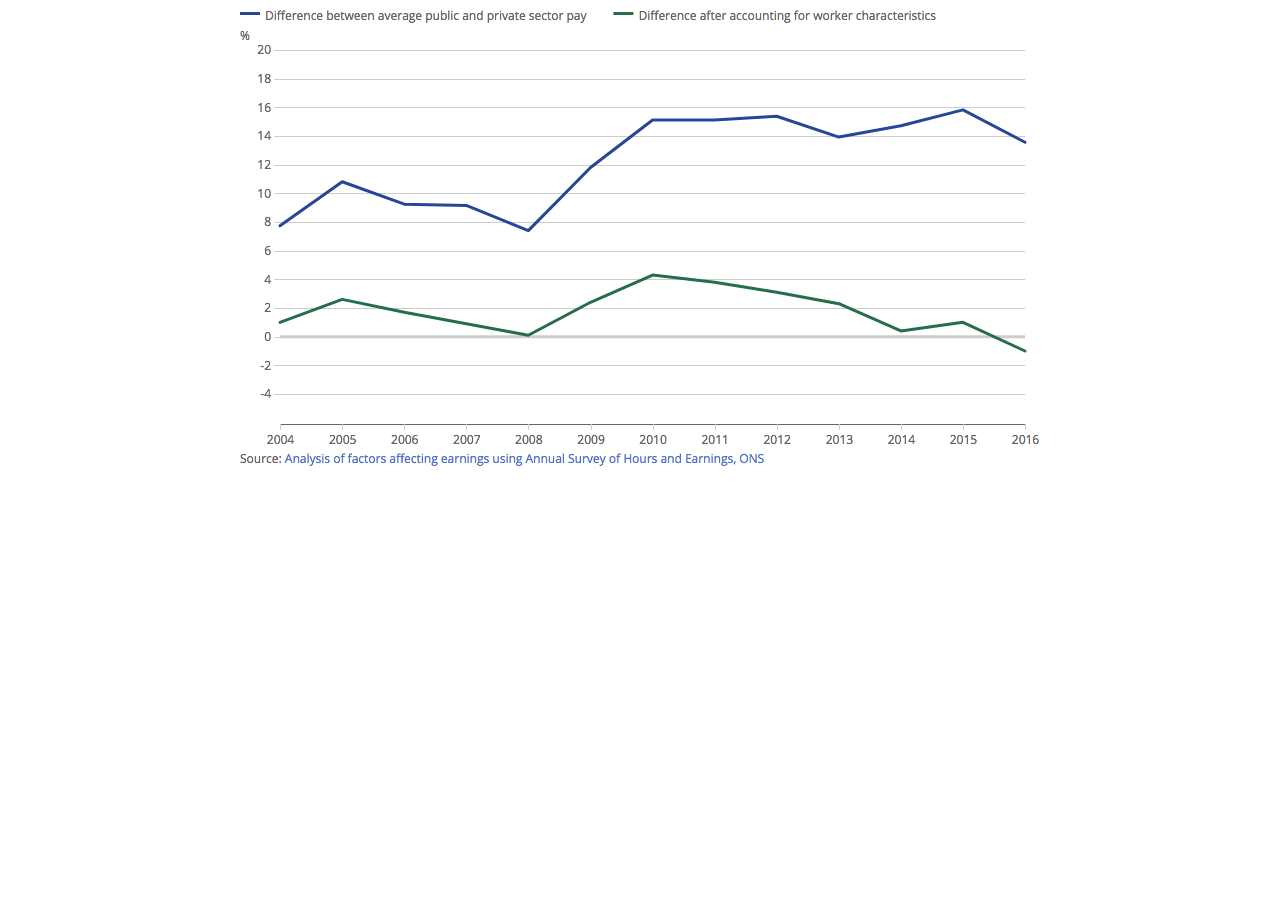
<file: model/index.html>
<!DOCTYPE html>
<html lang="en">

<head>
    <link href='https://fonts.googleapis.com/css?family=Open+Sans:400,300,600|Open+Sans+Condensed:300' rel='stylesheet' type='text/css'>
    <title></title>

    <meta name="description" content="">
    <meta http-equiv="X-UA-Compatible" content="IE=edge" />
    <meta name="viewport" content="width=device-width, initial-scale=1, minimum-scale=1, maximum-scale=1, user-scalable=no" />
    <meta http-equiv="content-type" content="text/html; charset=utf-8" />

    <link rel="stylesheet" href="../lib/globalStyle.css" />

</head>


<body>

	<div id="graphic">
    	<img src="fallback.png" alt="[Chart]" />
    </div>

    <div id="keypoints">
        <p></p>
    </div>

   <!--<div class="footer">
   </div>-->

   <div id="footer">
   </div>

   		<script src="https://cdn.ons.gov.uk/vendor/d3/4.2.7/d3.min.js" type="text/javascript"></script>
   		<script src="../lib/modernizr.svg.min.js" type="text/javascript"></script>
   		<script src="../lib/pym.js" type="text/javascript"></script>
   		<!-- <script src="../lib/d3v4jetpack.js" type="text/javascript"></script>
		<script src="../lib/swoopy-drag-d3v4.js" type="text/javascript"></script> -->
        <script src="../lib/saveSvgAsPng.js" type="text/javascript"></script>
        <script src="../lib/footer.js"></script>

   <script>

		var graphic = d3.select('#graphic');
		var keypoints = d3.select('#keypoints');
		var footer = d3.select(".footer");
		var pymChild = null;

		function drawGraphic(width) {
		   var threshold_md = 788;
		   var threshold_sm = dvc.optional.mobileBreakpoint;

		  	//set variables for chart dimensions dependent on width of #graphic
		    if (parseInt(graphic.style("width")) < threshold_sm) {
												var margin = {	top: 	dvc.optional.margin_sm[0],
																right: 	dvc.optional.margin_sm[1],
																bottom: dvc.optional.margin_sm[2],
																left: 	dvc.optional.margin_sm[3]
															};
												var size = 0;	// used for margin_centre and x_ticks
												var chart_width = parseInt(graphic.style("width")) - margin.left - margin.right;
												var height = Math.ceil((chart_width * dvc.optional.aspectRatio_sm[1]) / dvc.optional.aspectRatio_sm[0]) - margin.top - margin.bottom;
		    									}

			else if (parseInt(graphic.style("width")) < threshold_md){
		        								var margin = {	top: 	dvc.optional.margin_md[0],
																right: 	dvc.optional.margin_md[1],
																bottom: dvc.optional.margin_md[2],
																left: 	dvc.optional.margin_md[3]
															};
												var size = 1;
												var chart_width = parseInt(graphic.style("width")) - margin.left - margin.right;
		            							var height = Math.ceil((chart_width * dvc.optional.aspectRatio_md[1]) / dvc.optional.aspectRatio_md[0]) - margin.top - margin.bottom;
												}

		  	 else {
		        								var margin = {	top: 	dvc.optional.margin_lg[0],
																right: 	dvc.optional.margin_lg[1],
																bottom: dvc.optional.margin_lg[2],
																left: 	dvc.optional.margin_lg[3]
															};
												var size = 2;
												var chart_width = parseInt(graphic.style("width")) - margin.left - margin.right;
		            							var height = Math.ceil((chart_width * dvc.optional.aspectRatio_lg[1]) / dvc.optional.aspectRatio_lg[0]) - margin.top - margin.bottom;
												}


		    // clear out existing graphics
		    graphic.selectAll("*").remove();
			keypoints.selectAll("*").remove();
			footer.selectAll("*").remove();

		    var x = d3.scaleTime()
		        .range([0, chart_width]);

		    var y = d3.scaleLinear()
		        .range([height, 0]);

		    x.domain(d3.extent(graphic_data, function(d) { return d.date; }));

		    var xAxis = d3.axisBottom(x)
		        .tickFormat(function(d,i) {
		            //specify date format for x axis depending on #graphic width
		            if (parseInt(graphic.style("width")) <= threshold_sm) {
		                var fmt = d3.timeFormat(dvc.optional.xAxisTextFormat_sm_md_lg[0]);
						//console.log("S "+fmt(d));
		                return '\u2019' + fmt(d);
		            } else if (parseInt(graphic.style("width")) <= threshold_md){
		                var fmt = d3.timeFormat(dvc.optional.xAxisTextFormat_sm_md_lg[1]);
						//console.log("M "+fmt(d));
		                return  fmt(d);
		            } else {
						//console.log(dvc.optional.xAxisTextFormat_sm_md_lg[2] + ",  " + d);
		                var fmt = d3.timeFormat(dvc.optional.xAxisTextFormat_sm_md_lg[2]);
						//console.log("L "+fmt(d));
		                return fmt(d);
		            }
		        })
				.tickPadding(5)

	        //specify number of ticks on x axis and whether 1st and last data point labels are included
	        if(parseInt(graphic.style("width"))<threshold_sm){
	            xAxis.tickValues(x.ticks(dvc.optional.x_num_ticks_sm_md_lg[0]).concat( x.domain() ));
	        } else if (parseInt(graphic.style("width")) <= threshold_md){
				xAxis.tickValues(x.ticks(dvc.optional.x_num_ticks_sm_md_lg[1])/*.concat( x.domain() )*/);
			} else {
	            xAxis.tickValues(x.ticks(dvc.optional.x_num_ticks_sm_md_lg[2])/*.concat( x.domain() )*/);
	        }

		    var yAxis = d3.axisLeft(y);


			//specify number or ticks on y axis
			if (parseInt(graphic.style("width")) <= threshold_sm) {
				yAxis.ticks(dvc.optional.y_num_ticks_sm_md_lg[0])
			 } else if (parseInt(graphic.style("width")) <= threshold_md){
				yAxis.ticks(dvc.optional.y_num_ticks_sm_md_lg[1])
			 } else {
				yAxis.ticks(dvc.optional.y_num_ticks_sm_md_lg[2])
			 }

		    //gridlines
		    var y_axis_grid = function() { return yAxis; }

		    var line = d3.line()
		        .x(function(d) { return x(d.date); })
		        .y(function(d) { return y(d.amt); });

		    // parse data into columns
		    var lines = {};
		    for (var column in graphic_data[0]) {
		        if (column == 'date') continue;
		        lines[column] = graphic_data.map(function(d) {
		            return {
		                'date': d.date,
		                'amt': d[column]
		            };
		        });
		    }

		  	//y domain calculations	: zero to intelligent max choice, or intelligent min and max choice,  or interval chosen manually
	   		if (dvc.essential.yAxisScale == "auto_zero_max"){
			   var yDomain = [
								0,
								d3.max(d3.entries(lines), function(c) {
									return d3.max(c.value, function(v) {
										var n = v.amt;
										return Math.ceil(n);
									});
								})
							 ];
			} else if (dvc.essential.yAxisScale == "auto_min_max"){
				var yDomain = [
								d3.min(d3.entries(lines), function(c) {
									return d3.min(c.value, function(v) {
										var n = v.amt;
										return Math.floor(n);
									});
								}),

								d3.max(d3.entries(lines), function(c) {
									return d3.max(c.value, function(v) {
										var n = v.amt;
										return Math.ceil(n);
									});
								})
					 		];
			} else {
			   var yDomain = dvc.essential.yAxisScale;
		    }

		    y.domain(yDomain);

				//console.log(chart_width +" , "+ height);
				//console.log(chart_width + margin.left + margin.right +" , "+ (height + margin.top + margin.bottom));

		    //create svg for chart
		 var legend = d3.select('#graphic').append('svg')
						//.attr("width", chart_width + margin.left + margin.right)
						//.attr("height", margin.bottom +330) //height + margin.top + margin.bottom +30)
						.append("g")
						.attr("id", "legend");


				//var svg = d3.select('#graphic').append('svg')
				var svg = d3.select('svg')
							.attr("id","chart")
							.style("background-color","#fff")
							.attr("width", chart_width + margin.left + margin.right)
							.attr("height", height + margin.top + margin.bottom )  //+30)
							.append("g")
							.attr("transform", "translate(" + margin.left + "," + margin.top + ")");


					svg.append("rect")
						.style("fill", "#fff")
						.attr("width", chart_width)
						.attr("height", height);

				    svg.append('g')
				        .attr('class', 'y axis')
				        .call(yAxis);

				    svg.append('g')
				        .attr('class', 'y grid')
				        .call(y_axis_grid()
				            .tickSize(-chart_width, 0, 0)
				            .tickFormat('')
				        );

					//y axis label
						 svg.append("text")
							//.attr('class', 'unit')
							.attr('transform','translate(' + -margin.left + ',-10)') // " + eval(-margin.top + (lineNo+1)*20) + "
							.attr("font-size","12px")
 							.attr("fill","#666")
							.text(function(d,i) { return dvc.essential.yAxisLabel});


					//create x axis, if y axis doesn't start at 0 drop x axis accordingly
					svg.append('g')
				        .attr('class', 'x axis')
				        .attr('transform', function(d){
				        			if(yDomain[0] != 0){
										return 'translate(0,' + (height + 30) + ')'
									} else {
										return 'translate(0,' + height  + ')'
									}
							})
				        .call(xAxis);

				 d3.select(".x").select("path").style("stroke", "#666")

				//create icon to symbolise break in y axis if required
				if(yDomain[0] > 0 && dvc.essential.yAxisBreak == true){
					var paths = svg.append("defs")
								.append("g")
								.attr("id","icon")
								.append("g");

							paths.append("polyline")
								 .attr("points", "2.881,9.54 7.94,5.061 12.341,9.54 17.77,5.061")
								 .attr("stroke", "#666")
								 .attr("fill", "none")
							paths.append("polyline")
								.attr("points", "2.881,14.54 7.94,10.061 12.341,14.54 17.77,10.061")
								.attr("stroke", "#666")
								.attr("fill", "none");

						//specify position of icon
						svg.append("g").attr("id","iconpath")
								.attr("transform","translate(-10,3)")
								.append("use")
								.attr("xlink:href","#icon")
								.attr("x", x(x.domain()[0]))
								.attr("y", function(){
									if (parseInt(graphic.style("width")) < threshold_sm) {
										return y(dvc.essential.yAxisBreak_sm_md_lg[0])
									} else if (parseInt(graphic.style("width")) < threshold_md){
										return y(dvc.essential.yAxisBreak_sm_md_lg[1])
									} else {
										return y(dvc.essential.yAxisBreak_sm_md_lg[2])
									}
								});
				}

				//create centre line if required
				if (dvc.optional.centre_line == true){
					svg.append("line")
						//.attr("id","centreline")
						.attr("stroke", "#CCC")
						.attr("stroke-width", 3)
						.attr('y1',y(dvc.optional.centre_line_value))
						.attr('y2',y(dvc.optional.centre_line_value))
						.attr('x1',0)
						.attr('x2',chart_width);
				} else if(yDomain[0] <0){
					svg.append("line")
						//.attr("id","centreline")
						.attr("stroke", "#CCC")
						.attr("stroke-width", 3)
						.attr('y1',y(0))
						.attr('y2',y(0))
						.attr('x1',0)
						.attr('x2',chart_width);
				}


				//create vertical line if required
				if (dvc.optional.vertical_line == true){

					dvc.optional.annotateLineX1_Y1_X2_Y2.forEach(function(d,i) {

					svg.append("line")
						.attr('x1',x(d3.timeParse(dvc.essential.dateFormat)(dvc.optional.annotateLineX1_Y1_X2_Y2[i][0][0])))
						.attr('x2',x(d3.timeParse(dvc.essential.dateFormat)(dvc.optional.annotateLineX1_Y1_X2_Y2[i][1][0])))
						.attr('y1',y(dvc.optional.annotateLineX1_Y1_X2_Y2[i][0][1]))
						.attr('y2',y(dvc.optional.annotateLineX1_Y1_X2_Y2[i][1][1]))
						.style('stroke', '#888')
						.style('stroke-width', 2);
    					//.style('stroke-dasharray', '5 5');   ,dash px,space px


					})
				}

				//create rectangle
				if (dvc.optional.annotateRect == true){

					dvc.optional.annotateRectX_Y.forEach(function(d,i) {

					svg.append("rect")
						.attr('x',x(d3.timeParse(dvc.essential.dateFormat)(dvc.optional.annotateRectX_Y[i][0][0]))  )
						.attr('y',y(dvc.optional.annotateRectX_Y[i][0][1]))
						.attr('height',y( dvc.optional.annotateRectX_Y[i][1][1] ) - y(dvc.optional.annotateRectX_Y[i][0][1])  )
						.attr('width',x(d3.timeParse(dvc.essential.dateFormat)(dvc.optional.annotateRectX_Y[i][1][0])) - x(d3.timeParse(dvc.essential.dateFormat)(dvc.optional.annotateRectX_Y[i][0][0])))
						.style('fill', dvc.optional.lineColor_opcty[i][0] )
						.style('stroke-width', 2)
						.style('opacity', dvc.optional.lineColor_opcty[i][1] );

					})
				}


				//create lines
			    svg.append('g').selectAll('path')
			        .data(d3.entries(lines))
			        .enter()
			        .append('path')
			            //.attr('class', 'line')
						.style("stroke", function(d,i){ return dvc.essential.colour_palette[i]; })
						.style("fill", 'none')
						.style("stroke-width", 3)
						.style("stroke-linecap", 'round')
						.style("stroke-linejoin", 'round')
			            .attr('d', function(d) {
			                return line(d.value);
			            });

				// add markers
				if (parseInt(graphic.style("width")) > threshold_sm && dvc.optional.lineMarkers == true){
					var j=0;
					for (var column in graphic_data[0]) {
								if (column == 'date') continue;
													 svg.append("g")
														.selectAll("circles")
														.data(graphic_data) // raw data
														.enter()
														.append('circle')
														.style('fill', '#fff')
														.style('stroke', function(d,i){ return dvc.essential.colour_palette[j]; })
														.style('stroke-width', 2)
														.attr("cx", function(d){
																					return x(d.date);
																				})
														.attr("cy", function(d){
																					return y(d[column]);
																				})
														.attr("r", 3)
													j++;
													}
												} // ends if

			writeAnnotation();

			//create link to source
			d3.select('#graphic').select('svg')
						.append("g")
						.attr("id", "source")
						.append("text")
						.attr("text-anchor", "start")
						.style("font-size", "12px")
						.style("fill", "#666")
						.attr('y',height + margin.top + (margin.bottom-3))
						.attr('x',0)
						//.style('margin-bottom', '10px')
						.text("Source: ")
						.append("a")
						.style("fill", "#4774CC")  // it ignored the css !!
						.attr("xlink:href", dvc.essential.sourceURL)
						.attr("target", "_blank")
						.text(dvc.essential.sourceText);


	function writeAnnotation(){

		if (parseInt(graphic.style("width")) < threshold_sm) {

			dvc.essential.annotationBullet.forEach(function(d,i) {

					d3.select("#keypoints").append("svg")
						.attr("width","15px")
						.attr("height","15px")
						.attr("class","circles")
						.append("circle")
						.attr("class", "annocirc" + (i))
						.attr("r", "2")
						.attr('cy',"9px")
						.attr("cx", "10px");

					d3.select("#keypoints")
						.append("p")
						.style("font-size","12px")
						.style("font-weight",400)
						.text(dvc.essential.annotationBullet[i]);

					})// end foreach

			}
			else {
      //
			// annotations = dvc.essential.annotationsChart;
      //
			// // For elements with time series
			// for(i=0; i < annotations.length  ;i++) {
			// 	annotations[i].xVal = new Date(annotations[i].xVal);
			// }
      //
			//  var swoopy = d3.swoopyDrag()
			// 				.x(function(d){ return x(d.xVal) })
			// 				.y(function(d){ return y(d.yVal) })
			// 				.draggable(dvc.essential.draggable)
			// 				.annotations(annotations);
      //
      //
			// var swoopySel = svg.append('g').attr("class","annotations").call(swoopy); // Expected number, "translate()". error for each annotation
      //
			// svg.append('marker')
			// 	.attr('id', 'arrow')
			// 	.attr('viewBox', '-10 -10 20 20')
			// 	.attr('markerWidth', 20)
			// 	.attr('markerHeight', 20)
			// 	.attr('orient', 'auto')
			// 	.append('path')
			// 	.attr('d', 'M-6.75,-6.75 L 0,0 L -6.75,6.75')
			// 	.attr('fill','#808080');
      //
			// swoopySel.selectAll('path').attr('marker-end', 'url(#arrow)');
      //
      //
			// d3.selectAll(".annotations path")
			// 	.style("stroke","#808080")
			// 	.attr("fill","none");
      //
			// swoopySel.selectAll('text')
			// 	.attr('font-size','13px')
			// 	.attr('font-size','13px')
    	// 		.attr("font-size",  "13px")
    	// 		.attr("font-weight", 500)
			// 	.each(function(d,i){
			// 		d3.select(this)
			// 			.text('')                        //clear existing text
			// 			.tspans(d3.wordwrap(d.text, dvc.essential.wordwrap[i])) //wrap after xx char
			// 		});
      //
      //
			// swoopySel.selectAll('text')
			// 	.each(function(d,i){
			// 		d3.select(this).selectAll('tspan')
			// 		.attr("text-anchor",dvc.essential.annoAlign[i]);
			// 		});
				} // end else ...

			return;

}// end function writeAnnotation()

	createLegend();

function createLegend(){

							var prevX= 0;
							var prevY= 0;
							lineNo = 0;
							var lineNoOld = 0;

						dvc.essential.legendLabels.forEach(function(d,i) {

							// draw legend text based on content of var legendLabels ...
							var_group= d3.select("#legend").append("g")

							var_group.append("rect")
								.attr("class","rect" + i)
								.attr("fill", dvc.essential.colour_palette[i])
								.attr("x", 0)
								.attr("y", 0)
								.attr("width", function(d){
									if(dvc.essential.legendStyle=="rect"){
										return 15;
									} else {
										return 20;
									}
								})
								.attr("height", function(d){
									if(dvc.essential.legendStyle=="rect"){
										return 15;
									} else {
										return 3;
									}
								})

							var_group.append("text")
								.text(dvc.essential.legendLabels[i])
								.attr("class","legend" + i)
								.attr("text-anchor", "start")
								.style("font-size", "12px")
								.style("fill", "#666")
								.attr('y',15)
								.attr('x',0);


							d3.selectAll(".legend" + (i))
								.each(calcPosition);

							function calcPosition() {


							var BBox = this.getBBox()


							//prevY =BBox.width
								d3.select(".legend" + (i))
										.attr("y",function(d){
													if((prevX+BBox.width +50)>parseInt(graphic.style("width")) ){
														lineNoOld = lineNo;
														lineNo=lineNo + 1;
														prevX = 0;
													}
												return eval((lineNo*20) + 20);
										})
										.attr("x",function(d){ return prevX+25;})


								d3.select(".rect" + (i))
										.attr("y",function(d){

												if((prevX+BBox.width +50)>parseInt(graphic.style("width")) ){
													lineNoOld = lineNo;
													lineNo=lineNo + 1;
													prevX = 0;
												}

												if(dvc.essential.legendStyle=="rect"){
													return eval((lineNo*20)+5);
												} else {
													return eval((lineNo*20)+12);

												}
										})
										.attr("x",function(d){ return prevX; })

								prevX = prevX + BBox.width +50



							}; // end function calcPosition()
						});	// end foreach
			}// end function createLegend()


			// css fix
			d3.selectAll("path").attr("fill","none");

			d3.selectAll("text").attr("font-family","'Open Sans', sans-serif");

			d3.selectAll(".x text").attr("font-size","12px").attr("fill","#666");
			d3.selectAll(".y text").attr("font-size","12px").attr("fill","#666");

			d3.selectAll(".y line")
					.attr("stroke","#CCC")
					.attr("stroke-width","1px")
					.style("shape-rendering","crispEdges");

			d3.selectAll(".x line")
				.attr("stroke","#CCC")
				.attr("stroke-width","1px")
				.style("shape-rendering","crispEdges");


			// save SVG
			d3.select("#buttonid").on("click",function(){saveSvgAsPng(document.getElementById("chart"), "diagram.png")});


			//use pym to calculate chart dimensions
		    if (pymChild) {
		        pymChild.sendHeight();
		    }

	}  // ends draw graphic



	//check whether browser can cope with svg
		if (Modernizr.svg) {
		   //load config
			d3.json("config.json", function(error, config) {
			dvc=config

				//load chart data
				d3.csv(dvc.essential.graphic_data_url, function(error, data) {
					graphic_data = data;

					graphic_data.forEach(function(d) {
						d.date = d3.timeParse(dvc.essential.dateFormat)(d.date);

					});

					//use pym to create iframed chart dependent on specified variables
					pymChild = new pym.Child({ renderCallback: drawGraphic});
				});
			})

		} else {
			 //use pym to create iframe containing fallback image (which is set as default)
			 pymChild = new pym.Child();
			if (pymChild) {
		        pymChild.sendHeight();
		    }
		}
    </script>
</body>
</html>
</file>
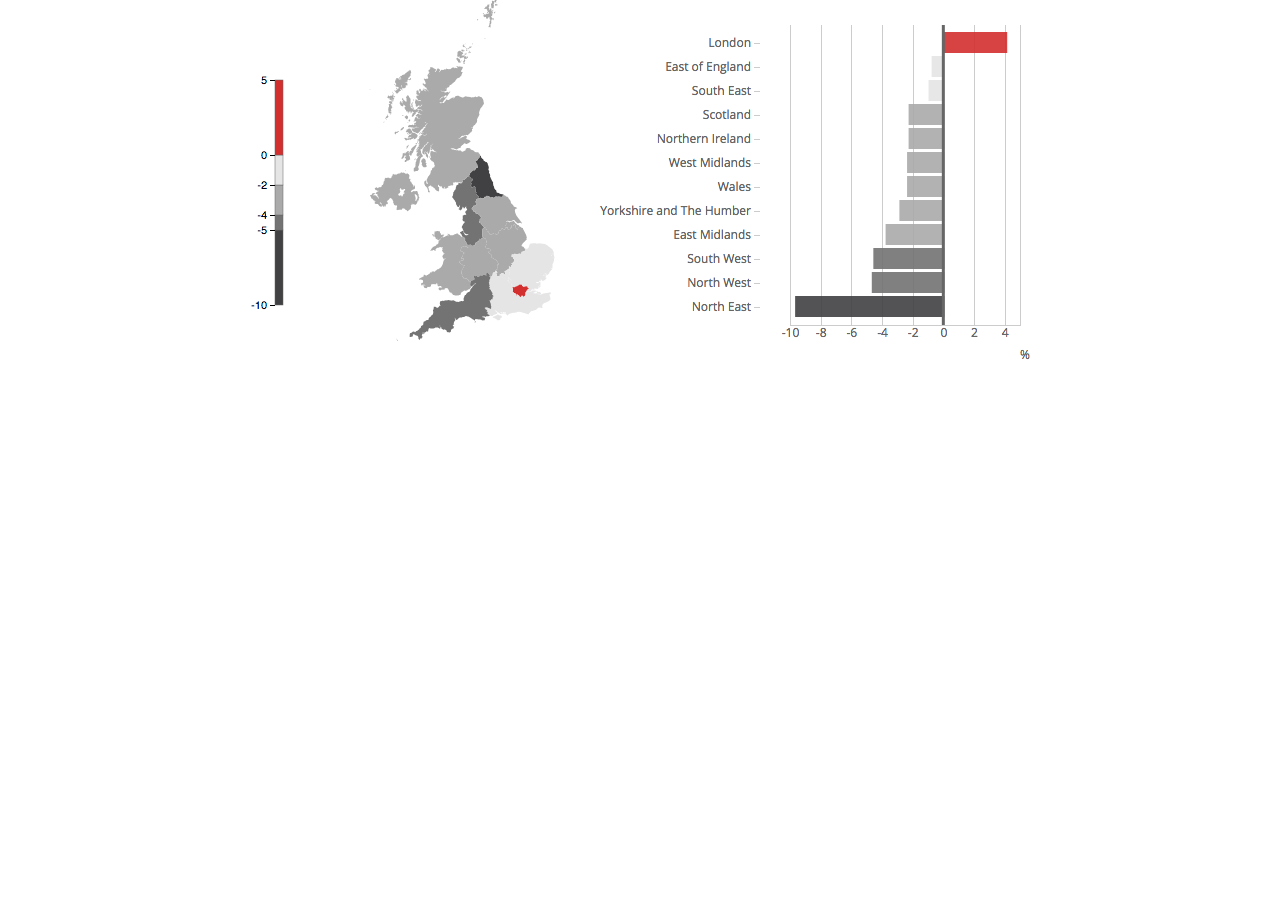
<file: Regional-Map-Bar/index.html>
<!DOCTYPE html>
<html lang="en">

<head>
    <link href='https://fonts.googleapis.com/css?family=Open+Sans:400,300,600|Open+Sans+Condensed:300' rel='stylesheet' type='text/css'>
    <title></title>

    <meta name="description" content="">
    <meta http-equiv="X-UA-Compatible" content="IE=edge" />
    <meta name="viewport" content="width=device-width, initial-scale=1, minimum-scale=1, maximum-scale=1, user-scalable=no" />
    <meta http-equiv="content-type" content="text/html; charset=utf-8" />

    <link rel="stylesheet" href="../lib/globalStyle.css" />
    <style type="text/css">

	#key path {
		  display: none;

	}

	#key line {
	  stroke: #000;
	  shape-rendering: crispEdges;
	}

	#key g {
		font-size:11px;
		fill:#666;
	}

	#key rect {
		stroke:#666;
		stroke-width:0.5px;
		z-index:+1;
	}

	.bar_selected{
		stroke: teal;
	}

    </style>
</head>
<body>

	<div id="graphic">
    	<img src="fallback.png" alt="[Chart]" />
    </div>

    <div id="keypoints">
        <p></p>
    </div>


   <div class="footer">
   </div>
<!--
   <div id="footer"></div>
-->

    <script src="https://cdn.ons.gov.uk/vendor/d3/4.2.7/d3.min.js" type="text/javascript"></script>
    <script src="../lib/modernizr.svg.min.js" type="text/javascript"></script>
    <script src="../lib/pym.js" type="text/javascript"></script>
<!--    <script src="../lib/footer.js"></script>-->
    <script src="../lib/saveSvgAsPng.js" type="text/javascript"></script>
    <script src="../lib/topojson.js"></script>
    <script src="../lib/queue.js" charset="utf-8"></script>
    <script src="../lib/ss.js"></script>

    <script>

		var graphic = d3.select('#graphic');
		var keypoints = d3.select('#keypoints');
		//var footer = d3.select(".footer");
		var pymChild = null;
		dvc = {};
		dvc.scale = 1;
		dvc.translate = [0,0];

		zoom = d3.zoom()
			.scaleExtent([0.5, 12])
			//.on("zoom", zoomed);


		function drawGraphic(width) {
		  	//set variables for chart dimensions dependent on width of #graphic
		    if (parseInt(graphic.style("width")) < config2.optional.mobileBreakpoint) {
		            var margin = {top: config2.optional.margin_sm[0], right: config2.optional.margin_sm[1], bottom: config2.optional.margin_sm[2], left: config2.optional.margin_sm[3]};
					chart_width = parseInt(graphic.style("width")) - margin.left - margin.right;
					map_width = chart_width + margin.left + margin.right
		            height = config2.essential.barHeight_sm_md_lg[0] * data2.length - margin.top - margin.bottom;
		    } else if (parseInt(graphic.style("width")) < 650){
		        	var margin = {top: config2.optional.margin_md[0], right: config2.optional.margin_md[1], bottom: config2.optional.margin_md[2], left: config2.optional.margin_md[3]};
					chart_width = parseInt(graphic.style("width"))*0.5 - margin.left - margin.right;
					map_width = parseInt(graphic.style("width"))- chart_width - margin.left - margin.right;
					height = config2.essential.barHeight_sm_md_lg[1] * data2.length - margin.top - margin.bottom;
		  	} else {
		        	var margin = {top: config2.optional.margin_lg[0], right: config2.optional.margin_lg[1], bottom: config2.optional.margin_lg[2], left: config2.optional.margin_lg[3]}
					chart_width = parseInt(graphic.style("width"))*0.55 - margin.left - margin.right;
		        	map_width = parseInt(graphic.style("width"))- chart_width - margin.left - margin.right;
					height = config2.essential.barHeight_sm_md_lg[2] * data2.length - margin.top - margin.bottom;
			}
			console.log(chart_width)

		    // clear out existing graphics
		   graphic.selectAll("*").remove();
			keypoints.selectAll("*").remove();
			//footer.selectAll("*").remove();


			center = [map_width / 2, height / 2];

			var x = d3.scaleLinear()
		        .range([ 0, chart_width]);

			var y = d3.scaleBand()
				.rangeRound([0, height])
        .padding(0.2);


			//sort the data
			data2.sort(function(b, a) {
				return a.value - b.value;
			})

		    y.domain(data2.map(function(d) { return d.AREANM; }));

		    var yAxis = d3.axisLeft(y);

		    var xAxis = d3.axisBottom(x)
            .tickSize(-height, 0, 0);

			//specify number or ticks on x axis
			if (parseInt(graphic.style("width")) <= config2.optional.mobileBreakpoint) {
				xAxis.ticks(config2.optional.x_num_ticks_sm_md_lg[0])
			 } else if (parseInt(graphic.style("width")) <= 768){
				xAxis.ticks(config2.optional.x_num_ticks_sm_md_lg[1])
			 } else {
				xAxis.ticks(config2.optional.x_num_ticks_sm_md_lg[2])
			 }




		    // parse data into columns
		    var bars = {};
		    for (var column in data2[0]) {
		        if (column == 'AREANM' || column == 'AREACD') continue;
		        bars[column] = data2.map(function(d) {
		            return {
		                'AREANM': d.AREANM,
						'AREACD': d.AREACD,
		                'amt': d[column]
		            };
		        });
		    }

		  	//y domain calculations	: zero to intelligent max choice, or intelligent min and max choice,  or interval chosen manually
	   		if (config2.essential.xAxisScale == "auto_zero_max"){
			   var xDomain = [
								0,
								d3.max(d3.entries(bars), function(c) {
									return d3.max(c.value, function(v) {
										var n = v.amt;
										return Math.ceil(n);
									});
								})
							 ];
			} else if (config2.essential.xAxisScale == "auto_min_max"){
				var xDomain = [
								d3.min(d3.entries(bars), function(c) {
									return d3.min(c.value, function(v) {
										var n = v.amt;
										return Math.floor(n);
									});
								}),

								d3.max(d3.entries(bars), function(c) {
									return d3.max(c.value, function(v) {
										var n = v.amt;
										return Math.ceil(n);
									});
								})
					 		];
			} else {
			   var xDomain = config2.essential.xAxisScale;
		    }

		    x.domain(xDomain);

			d3.select("#buttonid").on("click",function(){saveSvgAsPng(document.getElementById("chart"), "diagram.png")});



			var map = d3.select('#graphic').append('svg')
						.attr("id","map")
        				.style("background-color","#fff")
				        .attr("width", map_width /*+ margin.left + margin.right*/)
				        .attr("height", height + margin.top + margin.bottom)
				        .append("g")
				        .attr("transform", "translate(40, 0)");

					map.append("rect")
						.attr("class","svgRect")
						.attr("width", map_width)
						.attr("height", height)
						.attr("fill","transparent")



		    //create svg for chart
		    var svg = d3.select('#graphic').append('svg')
						.attr("id","chart")
        				.style("background-color","#fff")
				        .attr("width", chart_width + margin.left + margin.right)
				        .attr("height", height + margin.top + margin.bottom)
				        .append("g")
				        .attr("transform", "translate(" + margin.left + "," + margin.top + ")");

					svg.append("rect")
						.attr("class","svgRect")
						.attr("width", chart_width)
						.attr("height", height)
						.attr("fill","transparent")

				    svg.append('g')
				        .attr('class', 'x axis')
				        .attr("transform", "translate(0, "+height+")")
				        .call(xAxis).append("text")
						 .attr("y", 25)
						 .attr("x",chart_width)
						 .attr("dy", ".71em")
						 .style("text-anchor", "start")
						 .attr("font-size","12px")
 						 .attr("fill","#666")
						 .text(config2.essential.xAxisLabel);

d3.select(".x").select("path").style("stroke", "white")

					//create y axis, if x axis doesn't start at 0 drop x axis accordingly
					svg.append('g')
				        .attr('class', 'y axis')
				        .attr('transform', function(d){
				        			if(xDomain[0] != 0){
										return 'translate(' + ( - 30) + ',0)'
									} else {
										return 'translate(' + 0  + ', 0)'
									}
							})
				        .call(yAxis);

			if(config2.optional.display_average == "yes"){
						svg.append("line")
							.attr('y1',-10)
							.attr('y2',height)
							.attr('x1',x(config2.optional.average))
							.attr('x2',x(config2.optional.average))
							.attr("stroke","grey")
							.attr("stoke-width",1);

						svg.append("text")
							.style("font-size", "11px")
							.style("text-anchor", "end")
							.style("fill", "#666")
							.attr("y",-5)
							.attr("x",function(d,i){return x(config2.optional.average)-5})
							.attr("class","average")
							.text("UK average: "+config2.optional.average);
					}


			svg.append('g').attr("class","bars").selectAll('rect')
					.data(bars["value"])
					.enter()
					.append('rect')
					.attr("width", function(d) { return 0 + Math.abs(x(d.amt) - x(0)); })
					.attr("x", function(d) { return x(Math.min(0, d.amt)); })
					.attr("y", function(d) { return y(d.AREANM); })
					.attr("height", y.bandwidth())
					.attr("class",function(d) { console.log(d); return d.AREACD} )
					.attr("opacity", "0.9")
					.on("mouseout",unhighlight)
					.on("mouseover",function(d){
						console.log(d.AREACD)
						highlight(d.AREACD);
					});


					//create centre line if required
					if (config2.optional.centre_line == true){
						svg.append("line")
							.attr("id","centreline")
							.attr('y1',0)
							.attr('y2',height)
							.attr('x1',x(config2.optional.centre_line_value))
							.attr('x2',x(config2.optional.centre_line_value))

					} else if(xDomain[0] <0){
						svg.append("line")
						svg.append("line")
							.attr("id","centreline")
							.attr('y1',0)
							.attr('y2',height)
							.attr('x1',x(0))
							.attr('x2',x(0))
					}




			writeAnnotation();

			function writeAnnotation(){

				if (parseInt(graphic.style("width")) < config2.optional.mobileBreakpoint) {

						config2.essential.annotationBullet.forEach(function(d,i) {

							d3.select("#keypoints").append("svg")
								.attr("width","20px")
								.attr("height","20px")
								.attr("class","circles")
								.append("circle")
								.attr("class", "annocirc" + (i))
								.attr("r", "2")
								.attr('cy',"12px")
								.attr("cx", "10px");

							d3.select("#keypoints").append("p").text(config2.essential.annotationBullet[i])
								.attr("font-family","'Open Sans', sans-serif")
								.attr("font-size","13px")
								.attr("color","#666")
								.attr("font-weight","500");


						})// end foreach
				}
				else {

						config2.essential.annotationChart.forEach(function(d,i) {

							// draw annotation text based on content of var annotationArray ...
							svg.append("text")
								.text(config2.essential.annotationChart[i])
								.attr("class","annotext" + i)
								.attr("text-anchor", config2.essential.annotationAlign[i])
								.attr('y',y(config2.essential.annotationXY[i][1]))
								.attr('x',x(config2.essential.annotationXY[i][0]))
								.attr("font-family","'Open Sans', sans-serif")
								.attr("font-size","13px")
								.attr("fill","#666")
								.attr("font-weight","500");

							d3.selectAll(".annotext" + (i))
								.each(insertLinebreaks)
								.each(createBackRect);


							function insertLinebreaks() {

								var str = this;

								var el1 = config2.essential.annotationChart[i];
								var el = el1.data;

								var words = el1.split('  ');

								d3.select(this/*str*/).text('');

								for (var j = 0; j < words.length; j++) {
									var tspan = d3.select(this).append('tspan').text(words[j]);
									if (j > 0)
										tspan.attr('x', x(config2.essential.annotationXY[i][0])).attr('dy', '18');
								}
							};

							function createBackRect() {

							var BBox = this.getBBox()

									svg.insert("rect", ".annotext" + (i))
										.attr("width", BBox.width)
										.attr("height", BBox.height)
										.attr("x", BBox.x)
										.attr("y", BBox.y)
										.attr("fill", "white")
										.attr("opacity", 0.4);

							}; // end function createBackRect()

						});	// end foreach

				} // end else ...

				// If you have labels rather than years then you can split the lines using a double space (in the CSV file).



			d3.selectAll("path").attr("fill","none");

			d3.selectAll(".x line")
				.attr("stroke","#CCC")
				.attr("stroke-width","1px")
				.attr("shape-rendering","crispEdges");



			d3.selectAll("text").attr("font-family","'Open Sans', sans-serif");

			d3.selectAll(".y text").attr("font-size","12px").attr("fill","#666");
			d3.selectAll(".x text").attr("font-size","12px").attr("fill","#666"); // dates - timelines

			d3.selectAll(".y line")
			.attr("stroke","#CCC")
			.attr("stroke-width","1px")
			.style("shape-rendering","crispEdges");





			d3.select(".y").select("path").style("stroke", "#666")


				function insertLinebreaksLabels() {
								var str = this.textContent;

								var words = str.split('  ');

								d3.select(this/*str*/).text('');

								for (var j = 0; j < words.length; j++) {
									var tspan = d3.select(this).append('tspan').text(words[j]);

									if (j > 0){
										d3.select(this).attr("y", "-6")

										tspan
										.attr('x', -10)
										.attr('dy', '1em');
									}
								}
				};

				d3.selectAll(".y text").each(insertLinebreaksLabels)


			}// end function writeAnnotation()


			 d3.select('.footer')
					.append("div")
					.attr("id", "source")
					.append("text")
					//.attr("text-anchor", "start")
					.style("font-size", "12px")
					//.style("fill", "#666")
					//.attr('y',height + margin.top + margin.bottom+28)
					//.attr('x',0)
					.text("Source: ")
					.append("a")
					//.style("fill", "#4774CC")
					.attr("xlink:href", config2.essential.sourceURL)
					.attr("target", "_blank")
					.text(config2.essential.sourceText);




				d3.selectAll("text").attr("font-family","'Open Sans', sans-serif");

			makeMap(geog2,data2,config2);

		}



		function makeMap (geog, data, config){

			//width = $("#map").width();

			// You can choose from a load of different projection types
			// Have a look here for options - https://github.com/mbostock/d3/wiki/Geo-Projections

			var projection = d3.geoAlbers()
				.center([0, 57])
				.rotate([3.2, 1])
				.parallels([50, 60])
				.scale(1800)
				.translate([map_width /2, height / 2]);

			// Set up a scaling variable effectively tells D3 how to interpret your lat - long coordinates into pixel positions.

			var path = d3.geoPath()
				.projection(projection);

			//Create a flat array of all the values of earnings / filter out any non-numbers / sort in ascending order ready to pass to jenks algorithm

			var values =  data.map(function(d) { return +d.value; }).filter(function(d) {return !isNaN(d)}).sort(d3.ascending);

			// Generate some breaks based on the Jenks algorithm - http://en.wikipedia.org/wiki/Jenks_natural_breaks_optimization
			console.log(values)

			if(config2.optional.breaks_choice == "jenks"){
				breaks = ss.jenks(values, config2.optional.number_breaks);
			} else {
				breaks = config2.optional.breaks_choice;
			}

			console.log(breaks)
		// Set up a colour scaling variable
		// This time using the jenks breaks we've defined
			color = d3.scaleThreshold()
				.domain(breaks.slice(1,config2.optional.number_breaks))
				.range(config2.essential.colour_palette);


			d3.select("#map").select("svg").remove();
			d3.select("#key").select("svg").remove();

			createKey(config);


		// Create an object to give yourself a pair of values for the parlicon code and data value

			rateById = {};
			data.forEach(function(d) { rateById[d.AREACD] = +eval(d.value); });


		//Let's create an SVG element and give it a height and width

//			var svg = d3.select("#map").selectAll("svg")
//				.data([data])
//				.enter()
//				.append("svg")
//				.attr("width", chart_width)
//				.attr("height", height)
//				.attr("viewbox","0 0 " + chart_width + " " + height);

		// Use the normal d3 pattern - select all path elements (even though they haven't yet been created)
		// Then append a path element for every bit of data you've just binded.

			g = d3.select("#map").select("g").append("g");

			//zoomed();

			g.attr("class", "geogg")
				  .selectAll("path")
				  .data(topojson.feature(geog, geog.objects.UKregionmerc).features)
				  .enter()
				  .append("path")
				  .attr("class",function(d){return  d.properties.AREACD})
				  .attr("data-nm", function(d){return d.properties.AREANM})
				  .attr("data-dt", function(d) {return rateById[d.properties.AREACD];})
				  .attr("d", path)
				  .style("fill", function(d) {
							if (typeof(color(rateById[d.properties.AREACD])) != "undefined") {
								return color(rateById[d.properties.AREACD]);
							} else {
								return "#e0e0e0"
							}
					})
				  .on("mouseout",unhighlight)
				  .on("mouseover",function(d){
						console.log(d.properties.AREACD)
						highlight(d.properties.AREACD);
					});


			d3.select(".bars")
				.selectAll("rect")
				.attr("fill", function(d,i){return color(d.amt)})
				.attr("stroke", function(d,i){return color(d.amt)})
				.attr("stroke-width", "2px")


			//svg.call(zoom)
			//	.call(zoom.event);

			if (pymChild) {
				pymChild.sendHeight();
			}

		}

		function highlight(area) {

			//var area=d3.selectAll("." + area);
			path = d3.select("." + area)._groups[0][0];


			//var name =d3.selectAll("." + area).attr("data-nm")

			d3.selectAll('.geogg')
					.append("path")
					.attr("d", d3.select(path).attr("d"))
					.attr("id","selected")
					.attr("class", "arcSelection")
					.attr("pointer-events", "none")
					.style("fill", "none")
					.style("stroke", "teal")
					.style("stroke-width", "1px");

			d3.select(".bars").select("."+area).classed("bar_selected", true)

			//details = d3.select("#details")

			//d3.select("#areanm").text(name);
		}

		/* Remove the current selected polygon */
		function unhighlight() {
			d3.selectAll('#selected').remove();
			//d3.select("#areanm").empty();

			d3.select(".bar_selected").classed("bar_selected", false)

		}



		function createKey(config){

  		var svgkey = d3.select("#map")
  			.append("g")
  			.attr("id", "key")
  		    .attr("height", height+config2.optional.margin_sm[0]+config2.optional.margin_sm[2])
  		    .attr("width", 50);


  		newbreaks = breaks;

  		var color = d3.scaleThreshold()
  		   .domain(newbreaks)
  		   .range(config2.essential.colour_palette);

  		y = d3.scaleLinear()
  		    .domain([newbreaks[0], breaks[config2.optional.number_breaks]]) /*range for data*/
  		    .range([height-(config2.optional.margin_sm[0]+10), -config2.optional.margin_sm[2]]); /*range for pixels*/

  		keywidth = parseInt(d3.select("#map").style("width"));

  		x = d3.scaleLinear()
  		    .domain([newbreaks[0], breaks[config2.optional.number_breaks]]) /*range for data*/
  		    .range([0,keywidth-50]); /*range for pixels*/

  		var xAxis = d3.axisBottom(x)
      		.tickSize(5)
  		    .tickValues(color.domain())
  			.tickFormat(d3.format(".0s"));


  		var yAxis = d3.axisLeft(y)
      		.tickSize(5)
  		    .tickValues(color.domain())
  			.tickFormat(d3.format(".0s"));

  		var g = svgkey.append("g").attr("id","vert")
  			.attr("transform", "translate(35,"+(config2.optional.margin_sm[2]*2)+")");


  		g.selectAll("rect")
  			.data(color.range().map(function(d, i) {
  			  return {
  				y0: i ? y(color.domain()[i]) : y.range()[0],
  				y1: i < color.domain().length ? y(color.domain()[i+1]) : y.range()[1],
  				z: d
  			  };
  			}))
  			.enter().append("rect")
  			.attr("width", 8)
  			.attr("y", function(d) {return d.y1; })
  			.attr("height", function(d) {return d.y0 - d.y1; })
  			.style("fill", function(d) {return d.z; });

  		g.call(yAxis).append("text");

  		if(config2.optional.display_average == "yes"){
  			g.append("line")
  				.attr("x1","8")
  				.attr("x2","65")
  				.attr("y1",function(d,i){return y(config2.optional.average)})
  				.attr("y2",function(d,i){return y(config2.optional.average)})
  				.attr("stroke","blue")
  				.attr("stoke-width",1);

  			g.append("text")
  				.attr("x","67")
  				.attr("y",function(d,i){return y(config2.optional.average) - 4})
  				.attr("class","average")
  				.text("UK average");

  			g.append("text")
  				.attr("x","25")
  				.attr("y",function(d,i){return y(config2.optional.average) + 11})
  				.attr("class","average")
  				.text(config2.optional.average);
		}


		//add units

		g.append("text").attr("id","keyunit").text(dvc.unittext).attr("transform","translate(-40,-20)");


//		//horizontal key
//
//		var g2 = svgkey.append("g").attr("id","horiz").attr("class","visible-xs")
//			.attr("transform", "translate(25,20)");
//
//		keyhor = d3.select("#horiz");
//
//		g2.selectAll("rect")
//			.data(color.range().map(function(d, i) {
//			  return {
//				x0: i ? x(color.domain()[i]) : x.range()[0],
//				x1: i < color.domain().length ? x(color.domain()[i+1]) : x.range()[1],
//				z: d
//			  };
//			}))
//		  .enter().append("rect")
//			.attr("height", 8)
//			.attr("x", function(d) { return d.x0; })
//			.attr("width", function(d) { return d.x1 - d.x0; })
//			.style("fill", function(d) { return d.z; });
//
//
//		keyhor.selectAll("rect")
//			.data(color.range().map(function(d, i) {
//			  return {
//				x0: i ? x(color.domain()[i]) : x.range()[0],
//				x1: i < color.domain().length ? x(color.domain()[i+1]) : x.range()[1],
//				z: d
//			  };
//			}))
//			.attr("x", function(d) { return d.x0; })
//			.attr("width", function(d) { return d.x1 - d.x0; })
//			.style("fill", function(d) { return d.z; });
//
//		keyhor.call(xAxis).append("text")
//			.attr("id", "caption")
//			.attr("x", -63)
//			.attr("y", -20)
//			.text("");
//
//		keyhor.append("rect")
//			.attr("id","keybar")
//			.attr("width",8)
//			.attr("height",0)
//			.attr("transform","translate(15,0)")
//			.style("fill", "#ccc")
//			.attr("x",x(0));
//
//
//
//		d3.select("#horiz").selectAll("text").attr("transform",function(d,i){if(i % 2){return "translate(0,10)"}});
//
//		g2.append("text").attr("id","keyunit").text(dvc.unittext).attr("transform","translate(0,-10)");

			//use pym to calculate chart dimensions
//		    if (pymChild) {
//				pymChild.sendHeight();
//		    }

		}

		//check whether browser can cope with svg
		if (Modernizr.svg) {


			queue()
				.defer(d3.json, "geogUKregion.json")
				.defer(d3.json, "config.json")
				.defer(d3.csv, "data.csv")
				.await(ready);

			function ready(error, geog, config, data) {

				geog2 = geog;
				data2 = data;
				config2 = config;

//				var IE = (!! window.ActiveXObject && +(/msie\s(\d+)/i.exec(navigator.userAgent)[1])) || NaN;
//				if (IE != 9) {
//					zoomcontrols();
//				}
			pymChild = new pym.Child({ renderCallback: drawGraphic});



//				$(window).resize(function(){
//						d3.select("#map").select("svg").remove();
//						makeMap(geog2,data2,config2)
//				});

			};
//
//			//load config
//			d3.json("config.json", function(error, config) {
//			dvc=config
//
//				//load chart data
//				d3.csv(config2.essential.data2_url, function(error, data) {
//					data2 = data;
//
//					// data2.forEach(function(d) {
//					// 	d.name = d3.time.format(config2.essential.dateFormat).parse(d.name);
//
//					// });
//
//					names = d3.keys(/*data*/data2[0]).filter(function(key) { return key !== "state"; });
//
//					/*data*/data2.forEach(function(d) {
//					  d.ages = names.map(function(name) { return {name: name, value: +d[name]}; });
//					});
//
//						//use pym to create iframed chart dependent on specified variables
//						pymChild = new pym.Child({ renderCallback: drawGraphic});
//					});
//			})

		} else {
			 //use pym to create iframe containing fallback image (which is set as default)
			 pymChild = new pym.Child();
			if (pymChild) {
		        pymChild.sendHeight();
		    }
		}
    </script>
</body>
</html>
</file>
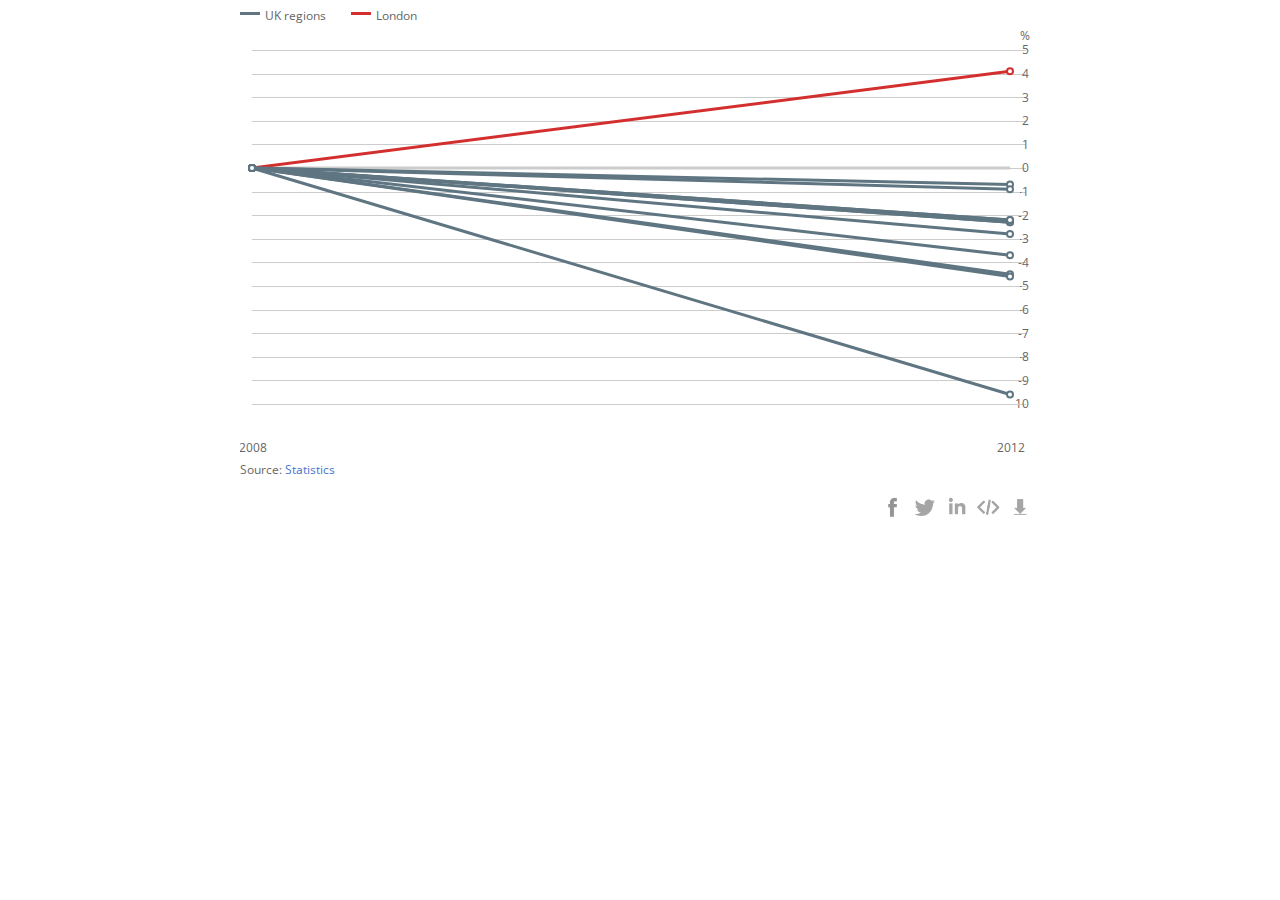
<file: regions/index.html>
<!DOCTYPE html>
<html lang="en">

<head>
    <link href='https://fonts.googleapis.com/css?family=Open+Sans:400,300,600|Open+Sans+Condensed:300' rel='stylesheet' type='text/css'>
    <title></title>

    <meta name="description" content="">
    <meta http-equiv="X-UA-Compatible" content="IE=edge" />
    <meta name="viewport" content="width=device-width, initial-scale=1, minimum-scale=1, maximum-scale=1, user-scalable=no" />
    <meta http-equiv="content-type" content="text/html; charset=utf-8" />

    <link rel="stylesheet" href="../lib/globalStyle.css" />


</head>


<body>

	<div id="graphic">
    	<img src="fallback.png" alt="[Chart]" />
    </div>

    <div id="keypoints">
        <p></p>
    </div>

   <!--<div class="footer">
   </div>-->

   <div id="footer">
   </div>

   		<script src="../lib/d3.v4.min.js" type="text/javascript"></script>
   		<script src="../lib/modernizr.svg.min.js" type="text/javascript"></script>
   		<script src="../lib/pym.js" type="text/javascript"></script>
   		<!-- <script src="../lib/d3v4jetpack.js" type="text/javascript"></script> -->
		<script src="../lib/swoopy-drag-d3v4.js" type="text/javascript"></script>
        <script src="../lib/saveSvgAsPng.js" type="text/javascript"></script>
        <script src="../lib/footer.js"></script>

   <script>

		var graphic = d3.select('#graphic');
		var keypoints = d3.select('#keypoints');
		var footer = d3.select(".footer");
		var pymChild = null;

		function drawGraphic(width) {
		   var threshold_md = 788;
		   var threshold_sm = dvc.optional.mobileBreakpoint;

		  	//set variables for chart dimensions dependent on width of #graphic
		    if (parseInt(graphic.style("width")) < threshold_sm) {
												var margin = {	top: 	dvc.optional.margin_sm[0],
																right: 	dvc.optional.margin_sm[1],
																bottom: dvc.optional.margin_sm[2],
																left: 	dvc.optional.margin_sm[3]
															};
												var size = 0;	// used for margin_centre and x_ticks
												var chart_width = parseInt(graphic.style("width")) - margin.left - margin.right;
												var height = Math.ceil((chart_width * dvc.optional.aspectRatio_sm[1]) / dvc.optional.aspectRatio_sm[0]) - margin.top - margin.bottom;
		    									}

			else if (parseInt(graphic.style("width")) < threshold_md){
		        								var margin = {	top: 	dvc.optional.margin_md[0],
																right: 	dvc.optional.margin_md[1],
																bottom: dvc.optional.margin_md[2],
																left: 	dvc.optional.margin_md[3]
															};
												var size = 1;
												var chart_width = parseInt(graphic.style("width")) - margin.left - margin.right;
		            							var height = Math.ceil((chart_width * dvc.optional.aspectRatio_md[1]) / dvc.optional.aspectRatio_md[0]) - margin.top - margin.bottom;
												}

		  	 else {
		        								var margin = {	top: 	dvc.optional.margin_lg[0],
																right: 	dvc.optional.margin_lg[1],
																bottom: dvc.optional.margin_lg[2],
																left: 	dvc.optional.margin_lg[3]
															};
												var size = 2;
												var chart_width = parseInt(graphic.style("width")) - margin.left - margin.right;
		            							var height = Math.ceil((chart_width * dvc.optional.aspectRatio_lg[1]) / dvc.optional.aspectRatio_lg[0]) - margin.top - margin.bottom;
												}


		    // clear out existing graphics
		    graphic.selectAll("*").remove();
			keypoints.selectAll("*").remove();
			footer.selectAll("*").remove();

		    var x = d3.scaleOrdinal()
		        .range([0, chart_width]);

		    var y = d3.scaleLinear()
		        .range([height, 0]);

		    x.domain([2008,2012]);



		    var xAxis = d3.axisBottom(x)
             .tickValues(x.domain())
		        // .tickFormat(function(d,i) {
		        //     //specify date format for x axis depending on #graphic width
		        //     if (parseInt(graphic.style("width")) <= threshold_sm) {
		        //         var fmt = d3.timeFormat(dvc.optional.xAxisTextFormat_sm_md_lg[0]);
						// //console.log("S "+fmt(d));
		        //         return '\u2019' + fmt(d);
		        //     } else if (parseInt(graphic.style("width")) <= threshold_md){
		        //         var fmt = d3.timeFormat(dvc.optional.xAxisTextFormat_sm_md_lg[1]);
						// //console.log("M "+fmt(d));
		        //         return  fmt(d);
		        //     } else {
						// //console.log(dvc.optional.xAxisTextFormat_sm_md_lg[2] + ",  " + d);
		        //         var fmt = d3.timeFormat(dvc.optional.xAxisTextFormat_sm_md_lg[2]);
						// //console.log("L "+fmt(d));
		        //         return fmt(d);
		        //     }
		        // })
				//.tickPadding(5)

	        //specify number of ticks on x axis and whether 1st and last data point labels are included
	      //   if(parseInt(graphic.style("width"))<threshold_sm){
	      //       xAxis.tickValues(x.ticks(dvc.optional.x_num_ticks_sm_md_lg[0]).concat( x.domain() ));
	      //   } else if (parseInt(graphic.style("width")) <= threshold_md){
				//       xAxis.tickValues(x.ticks(dvc.optional.x_num_ticks_sm_md_lg[1])/*.concat( x.domain() )*/);
			  //  } else {
	      //       xAxis.tickValues(x.ticks(dvc.optional.x_num_ticks_sm_md_lg[2])/*.concat( x.domain() )*/);
	      //   }



		    var yAxis = d3.axisRight(y);


			//specify number or ticks on y axis
			if (parseInt(graphic.style("width")) <= threshold_sm) {
				yAxis.ticks(dvc.optional.y_num_ticks_sm_md_lg[0])
			 } else if (parseInt(graphic.style("width")) <= threshold_md){
				yAxis.ticks(dvc.optional.y_num_ticks_sm_md_lg[1])
			 } else {
				yAxis.ticks(dvc.optional.y_num_ticks_sm_md_lg[2])
			 }

		    //gridlines
		    var y_axis_grid = function() { return yAxis; }

		    var line = d3.line()
		        .x(function(d) { return x(d.date); })
		        .y(function(d) { return y(d.amt); });

		    // parse data into columns
		    var lines = {};
		    for (var column in graphic_data[0]) {
		        if (column == 'date') continue;
		        lines[column] = graphic_data.map(function(d) {
		            return {
		                'date': d.date,
		                'amt': d[column]
		            };
		        });
		    }

		  	//y domain calculations	: zero to intelligent max choice, or intelligent min and max choice,  or interval chosen manually
	   		if (dvc.essential.yAxisScale == "auto_zero_max"){
			   var yDomain = [
								0,
								d3.max(d3.entries(lines), function(c) {
									return d3.max(c.value, function(v) {
										var n = v.amt;
										return Math.ceil(n);
									});
								})
							 ];
			} else if (dvc.essential.yAxisScale == "auto_min_max"){
				var yDomain = [
								d3.min(d3.entries(lines), function(c) {
									return d3.min(c.value, function(v) {
										var n = v.amt;
										return Math.floor(n);
									});
								}),

								d3.max(d3.entries(lines), function(c) {
									return d3.max(c.value, function(v) {
										var n = v.amt;
										return Math.ceil(n);
									});
								})
					 		];
			} else {
			   var yDomain = dvc.essential.yAxisScale;
		    }

		    y.domain(yDomain);

				//console.log(chart_width +" , "+ height);
				//console.log(chart_width + margin.left + margin.right +" , "+ (height + margin.top + margin.bottom));

		    //create svg for chart
		 var legend = d3.select('#graphic').append('svg')
						//.attr("width", chart_width + margin.left + margin.right)
						//.attr("height", margin.bottom +330) //height + margin.top + margin.bottom +30)
						.append("g")
						.attr("id", "legend");


				//var svg = d3.select('#graphic').append('svg')
				var svg = d3.select('svg')
							.attr("id","chart")
							.style("background-color","#fff")
							.attr("width", chart_width + margin.left + margin.right)
							.attr("height", height + margin.top + margin.bottom )  //+30)
							.append("g")
							.attr("transform", "translate(" + margin.left + "," + margin.top + ")");


					svg.append("rect")
						.style("fill", "#fff")
						.attr("width", chart_width)
						.attr("height", height);

				    svg.append('g')
				        .attr('class', 'y axis')
                .attr("transform", "translate(" + (chart_width+10) + ",0)")
				        .call(yAxis)
                .selectAll("text")
                 .style("text-anchor", "end");

				    svg.append('g')
				        .attr('class', 'y grid')
				        .call(y_axis_grid()
				            .tickSize((chart_width+10), 0, 0)
				            .tickFormat('')
				        );

					//y axis label
						 svg.append("text")
							//.attr('class', 'unit')
							.attr('transform','translate(' + (chart_width+10) + ',-10)') // " + eval(-margin.top + (lineNo+1)*20) + "
							.attr("font-size","12px")
 							.attr("fill","#666")
							.text(function(d,i) { return dvc.essential.yAxisLabel});


					//create x axis, if y axis doesn't start at 0 drop x axis accordingly
					svg.append('g')
				        .attr('class', 'x axis')
				        .attr('transform', function(d){
				        			if(yDomain[0] != 0){
										return 'translate(0,' + (height + 30) + ')'
									} else {
										return 'translate(0,' + height  + ')'
									}
							})
				        .call(xAxis);

				 d3.select(".x").select("path").style("stroke", "white")
         d3.selectAll(".x").selectAll(".tick").selectAll("line").style("stroke","white")

				//create icon to symbolise break in y axis if required
				if(yDomain[0] > 0 && dvc.essential.yAxisBreak == true){
					var paths = svg.append("defs")
								.append("g")
								.attr("id","icon")
								.append("g");

							paths.append("polyline")
								 .attr("points", "2.881,9.54 7.94,5.061 12.341,9.54 17.77,5.061")
								 .attr("stroke", "#666")
								 .attr("fill", "none")
							paths.append("polyline")
								.attr("points", "2.881,14.54 7.94,10.061 12.341,14.54 17.77,10.061")
								.attr("stroke", "#666")
								.attr("fill", "none");

						//specify position of icon
						svg.append("g").attr("id","iconpath")
								.attr("transform","translate(-10,3)")
								.append("use")
								.attr("xlink:href","#icon")
								.attr("x", x(x.domain()[0]))
								.attr("y", function(){
									if (parseInt(graphic.style("width")) < threshold_sm) {
										return y(dvc.essential.yAxisBreak_sm_md_lg[0])
									} else if (parseInt(graphic.style("width")) < threshold_md){
										return y(dvc.essential.yAxisBreak_sm_md_lg[1])
									} else {
										return y(dvc.essential.yAxisBreak_sm_md_lg[2])
									}
								});
				}

				//create centre line if required
				if (dvc.optional.centre_line == true){
					svg.append("line")
						//.attr("id","centreline")
						.attr("stroke", "#CCC")
						.attr("stroke-width", 3)
						.attr('y1',y(dvc.optional.centre_line_value))
						.attr('y2',y(dvc.optional.centre_line_value))
						.attr('x1',0)
						.attr('x2',chart_width);
				} else if(yDomain[0] <0){
					svg.append("line")
						//.attr("id","centreline")
						.attr("stroke", "#CCC")
						.attr("stroke-width", 3)
						.attr('y1',y(0))
						.attr('y2',y(0))
						.attr('x1',0)
						.attr('x2',chart_width);
				}


				//create vertical line if required
				if (dvc.optional.vertical_line == true){

					dvc.optional.annotateLineX1_Y1_X2_Y2.forEach(function(d,i) {

					svg.append("line")
						.attr('x1',x(d3.timeParse(dvc.essential.dateFormat)(dvc.optional.annotateLineX1_Y1_X2_Y2[i][0][0])))
						.attr('x2',x(d3.timeParse(dvc.essential.dateFormat)(dvc.optional.annotateLineX1_Y1_X2_Y2[i][1][0])))
						.attr('y1',y(dvc.optional.annotateLineX1_Y1_X2_Y2[i][0][1]))
						.attr('y2',y(dvc.optional.annotateLineX1_Y1_X2_Y2[i][1][1]))
						.style('stroke', '#888')
						.style('stroke-width', 2);
    					//.style('stroke-dasharray', '5 5');   ,dash px,space px


					})
				}

				//create rectangle
				if (dvc.optional.annotateRect == true){

					dvc.optional.annotateRectX_Y.forEach(function(d,i) {

					svg.append("rect")
						.attr('x',x(d3.timeParse(dvc.essential.dateFormat)(dvc.optional.annotateRectX_Y[i][0][0]))  )
						.attr('y',y(dvc.optional.annotateRectX_Y[i][0][1]))
						.attr('height',y( dvc.optional.annotateRectX_Y[i][1][1] ) - y(dvc.optional.annotateRectX_Y[i][0][1])  )
						.attr('width',x(d3.timeParse(dvc.essential.dateFormat)(dvc.optional.annotateRectX_Y[i][1][0])) - x(d3.timeParse(dvc.essential.dateFormat)(dvc.optional.annotateRectX_Y[i][0][0])))
						.style('fill', dvc.optional.lineColor_opcty[i][0] )
						.style('stroke-width', 2)
						.style('opacity', dvc.optional.lineColor_opcty[i][1] );

					})
				}


				//create lines
			    svg.append('g').selectAll('path')
			        .data(d3.entries(lines))
			        .enter()
			        .append('path')
			            //.attr('class', 'line')
						.style("stroke", function(d,i){ return dvc.essential.colour_palette[i]; })
						.style("fill", 'none')
						.style("stroke-width", 3)
						.style("stroke-linecap", 'round')
						.style("stroke-linejoin", 'round')
			            .attr('d', function(d) {
			                return line(d.value);
			            });

				// add markers
				if (parseInt(graphic.style("width")) > threshold_sm && dvc.optional.lineMarkers == true){
					var j=0;
					for (var column in graphic_data[0]) {
								if (column == 'date') continue;
													 svg.append("g")
														.selectAll("circles")
														.data(graphic_data) // raw data
														.enter()
														.append('circle')
														.style('fill', '#fff')
														.style('stroke', function(d,i){ return dvc.essential.colour_palette[j]; })
														.style('stroke-width', 2)
														.attr("cx", function(d){
																					return x(d.date);
																				})
														.attr("cy", function(d){
																					return y(d[column]);
																				})
														.attr("r", 3)
													j++;
													}
												} // ends if

			writeAnnotation();

			//create link to source
			d3.select('#graphic').select('svg')
						.append("g")
						.attr("id", "source")
						.append("text")
						.attr("text-anchor", "start")
						.style("font-size", "12px")
						.style("fill", "#666")
						.attr('y',height + margin.top + margin.bottom)
						.attr('x',0)
						//.style('margin-bottom', '10px')
						.text("Source: ")
						.append("a")
						.style("fill", "#4774CC")  // it ignored the css !!
						.attr("xlink:href", dvc.essential.sourceURL)
						.attr("target", "_blank")
						.text(dvc.essential.sourceText);


	function writeAnnotation(){

		if (parseInt(graphic.style("width")) < threshold_sm) {

			dvc.essential.annotationBullet.forEach(function(d,i) {

					d3.select("#keypoints").append("svg")
						.attr("width","15px")
						.attr("height","15px")
						.attr("class","circles")
						.append("circle")
						.attr("class", "annocirc" + (i))
						.attr("r", "2")
						.attr('cy',"9px")
						.attr("cx", "10px");

					d3.select("#keypoints")
						.append("p")
						.style("font-size","12px")
						.style("font-weight",400)
						.text(dvc.essential.annotationBullet[i]);

					})// end foreach

			}
			else {

			annotations = dvc.essential.annotationsChart;

			// For elements with time series
			// for(i=0; i < annotations.length  ;i++) {
			// 	annotations[i].xVal = new Date(annotations[i].xVal);
			// }
      //
			//  var swoopy = d3.swoopyDrag()
			// 				.x(function(d){ return x(d.xVal) })
			// 				.y(function(d){ return y(d.yVal) })
			// 				.draggable(dvc.essential.draggable)
			// 				.annotations(annotations);
      //
      //
			// var swoopySel = svg.append('g').attr("class","annotations").call(swoopy); // Expected number, "translate()". error for each annotation
      //
			// svg.append('marker')
			// 	.attr('id', 'arrow')
			// 	.attr('viewBox', '-10 -10 20 20')
			// 	.attr('markerWidth', 20)
			// 	.attr('markerHeight', 20)
			// 	.attr('orient', 'auto')
			// 	.append('path')
			// 	.attr('d', 'M-6.75,-6.75 L 0,0 L -6.75,6.75')
			// 	.attr('fill','#808080');
      //
			// swoopySel.selectAll('path').attr('marker-end', 'url(#arrow)');
      //
      //
			// d3.selectAll(".annotations path")
			// 	.style("stroke","#808080")
			// 	.attr("fill","none");
      //
			// swoopySel.selectAll('text')
			// 	.attr('font-size','13px')
			// 	.attr('font-size','13px')
    	// 		.attr("font-size",  "13px")
    	// 		.attr("font-weight", 500)
			// 	.each(function(d,i){
			// 		d3.select(this)
			// 			.text('')                        //clear existing text
			// 			.tspans(d3.wordwrap(d.text, dvc.essential.wordwrap[i])) //wrap after xx char
			// 		});
      //
      //
			// swoopySel.selectAll('text')
			// 	.each(function(d,i){
			// 		d3.select(this).selectAll('tspan')
			// 		.attr("text-anchor",dvc.essential.annoAlign[i]);
			// 		});
				} // end else ...

			return;

}// end function writeAnnotation()

	createLegend();

function createLegend(){

							var prevX= 0;
							var prevY= 0;
							lineNo = 0;
							var lineNoOld = 0;

						dvc.essential.legendLabels.forEach(function(d,i) {

							// draw legend text based on content of var legendLabels ...
							var_group= d3.select("#legend").append("g")

							var_group.append("rect")
								.attr("class","rect" + i)
								.attr("fill", dvc.essential.colour_palette[i])
								.attr("x", 0)
								.attr("y", 0)
								.attr("width", function(d){
									if(dvc.essential.legendStyle=="rect"){
										return 15;
									} else {
										return 20;
									}
								})
								.attr("height", function(d){
									if(dvc.essential.legendStyle=="rect"){
										return 15;
									} else {
										return 3;
									}
								})

							var_group.append("text")
								.text(dvc.essential.legendLabels[i])
								.attr("class","legend" + i)
								.attr("text-anchor", "start")
								.style("font-size", "12px")
								.style("fill", "#666")
								.attr('y',15)
								.attr('x',0);


							d3.selectAll(".legend" + (i))
								.each(calcPosition);

							function calcPosition() {


							var BBox = this.getBBox()


							//prevY =BBox.width
								d3.select(".legend" + (i))
										.attr("y",function(d){
													if((prevX+BBox.width +50)>parseInt(graphic.style("width")) ){
														lineNoOld = lineNo;
														lineNo=lineNo + 1;
														prevX = 0;
													}
												return eval((lineNo*20) + 20);
										})
										.attr("x",function(d){ return prevX+25;})


								d3.select(".rect" + (i))
										.attr("y",function(d){

												if((prevX+BBox.width +50)>parseInt(graphic.style("width")) ){
													lineNoOld = lineNo;
													lineNo=lineNo + 1;
													prevX = 0;
												}

												if(dvc.essential.legendStyle=="rect"){
													return eval((lineNo*20)+5);
												} else {
													return eval((lineNo*20)+12);

												}
										})
										.attr("x",function(d){ return prevX; })

								prevX = prevX + BBox.width +50



							}; // end function calcPosition()
						});	// end foreach
			}// end function createLegend()


			// css fix
			d3.selectAll("path").attr("fill","none");

			d3.selectAll("text").attr("font-family","'Open Sans', sans-serif");

			d3.selectAll(".x text").attr("font-size","12px").attr("fill","#666");
			d3.selectAll(".y text").attr("font-size","12px").attr("fill","#666");

			d3.selectAll(".y line")
					.attr("stroke","#CCC")
					.attr("stroke-width","1px")
					.style("shape-rendering","crispEdges");

			d3.selectAll(".x line")
				.attr("stroke","#CCC")
				.attr("stroke-width","1px")
				.style("shape-rendering","crispEdges");


			// save SVG
			d3.select("#buttonid").on("click",function(){saveSvgAsPng(document.getElementById("chart"), "diagram.png")});


			//use pym to calculate chart dimensions
		    if (pymChild) {
		        pymChild.sendHeight();
		    }

	}  // ends draw graphic



	//check whether browser can cope with svg
		if (Modernizr.svg) {
		   //load config
			d3.json("config.json", function(error, config) {
			dvc=config

				//load chart data
				d3.csv(dvc.essential.graphic_data_url, function(error, data) {
					graphic_data = data;

					// graphic_data.forEach(function(d) {
					// 	d.date = d3.timeParse(dvc.essential.dateFormat)(d.date);
          //
					// });

					//use pym to create iframed chart dependent on specified variables
					pymChild = new pym.Child({ renderCallback: drawGraphic});
				});
			})

		} else {
			 //use pym to create iframe containing fallback image (which is set as default)
			 pymChild = new pym.Child();
			if (pymChild) {
		        pymChild.sendHeight();
		    }
		}
    </script>
</body>
</html>
</file>
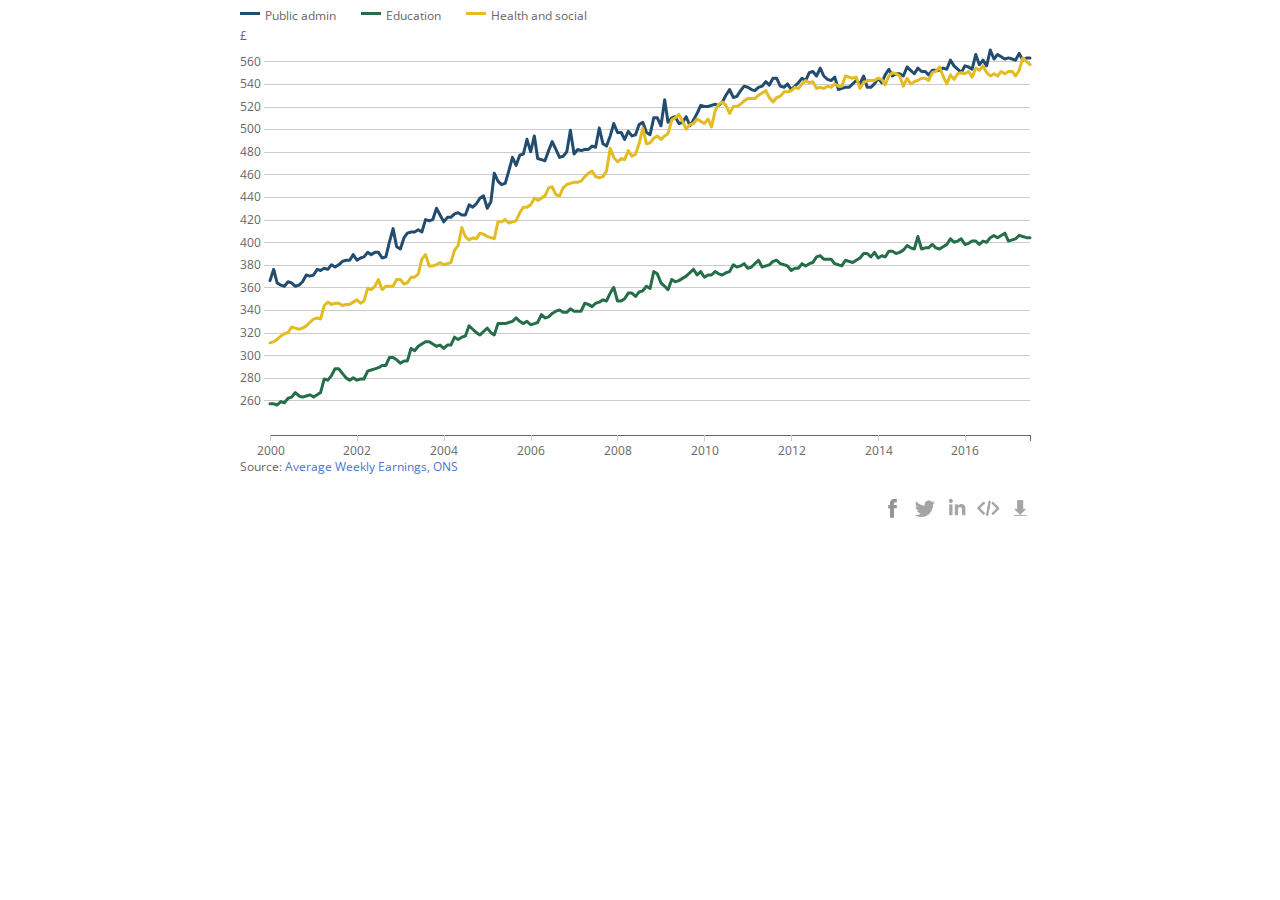
<file: sectorpay/index.html>
<!DOCTYPE html>
<html lang="en">

<head>
    <link href='https://fonts.googleapis.com/css?family=Open+Sans:400,300,600|Open+Sans+Condensed:300' rel='stylesheet' type='text/css'>
    <title></title>

    <meta name="description" content="">
    <meta http-equiv="X-UA-Compatible" content="IE=edge" />
    <meta name="viewport" content="width=device-width, initial-scale=1, minimum-scale=1, maximum-scale=1, user-scalable=no" />
    <meta http-equiv="content-type" content="text/html; charset=utf-8" />

    <link rel="stylesheet" href="../lib/globalStyle.css" />

</head>


<body>

	<div id="graphic">
    	<img src="fallback.png" alt="[Chart]" />
    </div>

    <div id="keypoints">
        <p></p>
    </div>

   <!--<div class="footer">
   </div>-->

   <div id="footer">
   </div>

   		<script src="https://cdn.ons.gov.uk/vendor/d3/4.2.7/d3.min.js" type="text/javascript"></script>
   		<script src="../lib/modernizr.svg.min.js" type="text/javascript"></script>
   		<script src="../lib/pym.js" type="text/javascript"></script>
   		<script src="../lib/d3v4jetpack.js" type="text/javascript"></script>
		<script src="../lib/swoopy-drag-d3v4.js" type="text/javascript"></script>
        <script src="../lib/saveSvgAsPng.js" type="text/javascript"></script>
        <script src="../lib/footer.js"></script>

   <script>

		var graphic = d3.select('#graphic');
		var keypoints = d3.select('#keypoints');
		var footer = d3.select(".footer");
		var pymChild = null;

		function drawGraphic(width) {
		   var threshold_md = 788;
		   var threshold_sm = dvc.optional.mobileBreakpoint;

		  	//set variables for chart dimensions dependent on width of #graphic
		    if (parseInt(graphic.style("width")) < threshold_sm) {
												var margin = {	top: 	dvc.optional.margin_sm[0],
																right: 	dvc.optional.margin_sm[1],
																bottom: dvc.optional.margin_sm[2],
																left: 	dvc.optional.margin_sm[3]
															};
												var size = 0;	// used for margin_centre and x_ticks
												var chart_width = parseInt(graphic.style("width")) - margin.left - margin.right;
												var height = Math.ceil((chart_width * dvc.optional.aspectRatio_sm[1]) / dvc.optional.aspectRatio_sm[0]) - margin.top - margin.bottom;
		    									}

			else if (parseInt(graphic.style("width")) < threshold_md){
		        								var margin = {	top: 	dvc.optional.margin_md[0],
																right: 	dvc.optional.margin_md[1],
																bottom: dvc.optional.margin_md[2],
																left: 	dvc.optional.margin_md[3]
															};
												var size = 1;
												var chart_width = parseInt(graphic.style("width")) - margin.left - margin.right;
		            							var height = Math.ceil((chart_width * dvc.optional.aspectRatio_md[1]) / dvc.optional.aspectRatio_md[0]) - margin.top - margin.bottom;
												}

		  	 else {
		        								var margin = {	top: 	dvc.optional.margin_lg[0],
																right: 	dvc.optional.margin_lg[1],
																bottom: dvc.optional.margin_lg[2],
																left: 	dvc.optional.margin_lg[3]
															};
												var size = 2;
												var chart_width = parseInt(graphic.style("width")) - margin.left - margin.right;
		            							var height = Math.ceil((chart_width * dvc.optional.aspectRatio_lg[1]) / dvc.optional.aspectRatio_lg[0]) - margin.top - margin.bottom;
												}


		    // clear out existing graphics
		    graphic.selectAll("*").remove();
			keypoints.selectAll("*").remove();
			footer.selectAll("*").remove();

		    var x = d3.scaleTime()
		        .range([0, chart_width]);

		    var y = d3.scaleLinear()
		        .range([height, 0]);

		    x.domain(d3.extent(graphic_data, function(d) { return d.date; }));

		    var xAxis = d3.axisBottom(x)
		        .tickFormat(function(d,i) {
		            //specify date format for x axis depending on #graphic width
		            if (parseInt(graphic.style("width")) <= threshold_sm) {
		                var fmt = d3.timeFormat(dvc.optional.xAxisTextFormat_sm_md_lg[0]);
						//console.log("S "+fmt(d));
		                return '\u2019' + fmt(d);
		            } else if (parseInt(graphic.style("width")) <= threshold_md){
		                var fmt = d3.timeFormat(dvc.optional.xAxisTextFormat_sm_md_lg[1]);
						//console.log("M "+fmt(d));
		                return  fmt(d);
		            } else {
						//console.log(dvc.optional.xAxisTextFormat_sm_md_lg[2] + ",  " + d);
		                var fmt = d3.timeFormat(dvc.optional.xAxisTextFormat_sm_md_lg[2]);
						//console.log("L "+fmt(d));
		                return fmt(d);
		            }
		        })
				.tickPadding(5)

	        //specify number of ticks on x axis and whether 1st and last data point labels are included
	        if(parseInt(graphic.style("width"))<threshold_sm){
	            xAxis.tickValues(x.ticks(dvc.optional.x_num_ticks_sm_md_lg[0]).concat( x.domain() ));
	        } else if (parseInt(graphic.style("width")) <= threshold_md){
				xAxis.tickValues(x.ticks(dvc.optional.x_num_ticks_sm_md_lg[1])/*.concat( x.domain() )*/);
			} else {
	            xAxis.tickValues(x.ticks(dvc.optional.x_num_ticks_sm_md_lg[2])/*.concat( x.domain() )*/);
	        }

		    var yAxis = d3.axisLeft(y);


			//specify number or ticks on y axis
			if (parseInt(graphic.style("width")) <= threshold_sm) {
				yAxis.ticks(dvc.optional.y_num_ticks_sm_md_lg[0])
			 } else if (parseInt(graphic.style("width")) <= threshold_md){
				yAxis.ticks(dvc.optional.y_num_ticks_sm_md_lg[1])
			 } else {
				yAxis.ticks(dvc.optional.y_num_ticks_sm_md_lg[2])
			 }

		    //gridlines
		    var y_axis_grid = function() { return yAxis; }

		    var line = d3.line()
		        .x(function(d) { return x(d.date); })
		        .y(function(d) { return y(d.amt); });

		    // parse data into columns
		    var lines = {};
		    for (var column in graphic_data[0]) {
		        if (column == 'date') continue;
		        lines[column] = graphic_data.map(function(d) {
		            return {
		                'date': d.date,
		                'amt': d[column]
		            };
		        });
		    }

		  	//y domain calculations	: zero to intelligent max choice, or intelligent min and max choice,  or interval chosen manually
	   		if (dvc.essential.yAxisScale == "auto_zero_max"){
			   var yDomain = [
								0,
								d3.max(d3.entries(lines), function(c) {
									return d3.max(c.value, function(v) {
										var n = v.amt;
										return Math.ceil(n);
									});
								})
							 ];
			} else if (dvc.essential.yAxisScale == "auto_min_max"){
				var yDomain = [
								d3.min(d3.entries(lines), function(c) {
									return d3.min(c.value, function(v) {
										var n = v.amt;
										return Math.floor(n);
									});
								}),

								d3.max(d3.entries(lines), function(c) {
									return d3.max(c.value, function(v) {
										var n = v.amt;
										return Math.ceil(n);
									});
								})
					 		];
			} else {
			   var yDomain = dvc.essential.yAxisScale;
		    }

		    y.domain(yDomain);

				//console.log(chart_width +" , "+ height);
				//console.log(chart_width + margin.left + margin.right +" , "+ (height + margin.top + margin.bottom));

		    //create svg for chart
		 var legend = d3.select('#graphic').append('svg')
						//.attr("width", chart_width + margin.left + margin.right)
						//.attr("height", margin.bottom +330) //height + margin.top + margin.bottom +30)
						.append("g")
						.attr("id", "legend");


				//var svg = d3.select('#graphic').append('svg')
				var svg = d3.select('svg')
							.attr("id","chart")
							.style("background-color","#fff")
							.attr("width", chart_width + margin.left + margin.right)
							.attr("height", height + margin.top + margin.bottom )  //+30)
							.append("g")
							.attr("transform", "translate(" + margin.left + "," + margin.top + ")");


					svg.append("rect")
						.style("fill", "#fff")
						.attr("width", chart_width)
						.attr("height", height);

				    svg.append('g')
				        .attr('class', 'y axis')
				        .call(yAxis);

				    svg.append('g')
				        .attr('class', 'y grid')
				        .call(y_axis_grid()
				            .tickSize(-chart_width, 0, 0)
				            .tickFormat('')
				        );

					//y axis label
						 svg.append("text")
							//.attr('class', 'unit')
							.attr('transform','translate(' + -margin.left + ',-10)') // " + eval(-margin.top + (lineNo+1)*20) + "
							.attr("font-size","12px")
 							.attr("fill","#666")
							.text(function(d,i) { return dvc.essential.yAxisLabel});


					//create x axis, if y axis doesn't start at 0 drop x axis accordingly
					svg.append('g')
				        .attr('class', 'x axis')
				        .attr('transform', function(d){
				        			if(yDomain[0] != 0){
										return 'translate(0,' + (height + 30) + ')'
									} else {
										return 'translate(0,' + height  + ')'
									}
							})
				        .call(xAxis);

				 d3.select(".x").select("path").style("stroke", "#666")

				//create icon to symbolise break in y axis if required
				if(yDomain[0] > 0 && dvc.essential.yAxisBreak == true){
					var paths = svg.append("defs")
								.append("g")
								.attr("id","icon")
								.append("g");

							paths.append("polyline")
								 .attr("points", "2.881,9.54 7.94,5.061 12.341,9.54 17.77,5.061")
								 .attr("stroke", "#666")
								 .attr("fill", "none")
							paths.append("polyline")
								.attr("points", "2.881,14.54 7.94,10.061 12.341,14.54 17.77,10.061")
								.attr("stroke", "#666")
								.attr("fill", "none");

						//specify position of icon
						svg.append("g").attr("id","iconpath")
								.attr("transform","translate(-10,3)")
								.append("use")
								.attr("xlink:href","#icon")
								.attr("x", x(x.domain()[0]))
								.attr("y", function(){
									if (parseInt(graphic.style("width")) < threshold_sm) {
										return y(dvc.essential.yAxisBreak_sm_md_lg[0])
									} else if (parseInt(graphic.style("width")) < threshold_md){
										return y(dvc.essential.yAxisBreak_sm_md_lg[1])
									} else {
										return y(dvc.essential.yAxisBreak_sm_md_lg[2])
									}
								});
				}

				//create centre line if required
				if (dvc.optional.centre_line == true){
					svg.append("line")
						//.attr("id","centreline")
						.attr("stroke", "#CCC")
						.attr("stroke-width", 3)
						.attr('y1',y(dvc.optional.centre_line_value))
						.attr('y2',y(dvc.optional.centre_line_value))
						.attr('x1',0)
						.attr('x2',chart_width);
				} else if(yDomain[0] <0){
					svg.append("line")
						//.attr("id","centreline")
						.attr("stroke", "#CCC")
						.attr("stroke-width", 3)
						.attr('y1',y(0))
						.attr('y2',y(0))
						.attr('x1',0)
						.attr('x2',chart_width);
				}


				//create vertical line if required
				if (dvc.optional.vertical_line == true){

					dvc.optional.annotateLineX1_Y1_X2_Y2.forEach(function(d,i) {

					svg.append("line")
						.attr('x1',x(d3.timeParse(dvc.essential.dateFormat)(dvc.optional.annotateLineX1_Y1_X2_Y2[i][0][0])))
						.attr('x2',x(d3.timeParse(dvc.essential.dateFormat)(dvc.optional.annotateLineX1_Y1_X2_Y2[i][1][0])))
						.attr('y1',y(dvc.optional.annotateLineX1_Y1_X2_Y2[i][0][1]))
						.attr('y2',y(dvc.optional.annotateLineX1_Y1_X2_Y2[i][1][1]))
						.style('stroke', '#888')
						.style('stroke-width', 2);
    					//.style('stroke-dasharray', '5 5');   ,dash px,space px


					})
				}

				//create rectangle
				if (dvc.optional.annotateRect == true){

					dvc.optional.annotateRectX_Y.forEach(function(d,i) {

					svg.append("rect")
						.attr('x',x(d3.timeParse(dvc.essential.dateFormat)(dvc.optional.annotateRectX_Y[i][0][0]))  )
						.attr('y',y(dvc.optional.annotateRectX_Y[i][0][1]))
						.attr('height',y( dvc.optional.annotateRectX_Y[i][1][1] ) - y(dvc.optional.annotateRectX_Y[i][0][1])  )
						.attr('width',x(d3.timeParse(dvc.essential.dateFormat)(dvc.optional.annotateRectX_Y[i][1][0])) - x(d3.timeParse(dvc.essential.dateFormat)(dvc.optional.annotateRectX_Y[i][0][0])))
						.style('fill', dvc.optional.lineColor_opcty[i][0] )
						.style('stroke-width', 2)
						.style('opacity', dvc.optional.lineColor_opcty[i][1] );

					})
				}


				//create lines
			    svg.append('g').selectAll('path')
			        .data(d3.entries(lines))
			        .enter()
			        .append('path')
			            //.attr('class', 'line')
						.style("stroke", function(d,i){ return dvc.essential.colour_palette[i]; })
						.style("fill", 'none')
						.style("stroke-width", 3)
						.style("stroke-linecap", 'round')
						.style("stroke-linejoin", 'round')
			            .attr('d', function(d) {
			                return line(d.value);
			            });

				// add markers
				if (parseInt(graphic.style("width")) > threshold_sm && dvc.optional.lineMarkers == true){
					var j=0;
					for (var column in graphic_data[0]) {
								if (column == 'date') continue;
													 svg.append("g")
														.selectAll("circles")
														.data(graphic_data) // raw data
														.enter()
														.append('circle')
														.style('fill', '#fff')
														.style('stroke', function(d,i){ return dvc.essential.colour_palette[j]; })
														.style('stroke-width', 2)
														.attr("cx", function(d){
																					return x(d.date);
																				})
														.attr("cy", function(d){
																					return y(d[column]);
																				})
														.attr("r", 3)
													j++;
													}
												} // ends if

			writeAnnotation();

			//create link to source
			d3.select('#graphic').select('svg')
						.append("g")
						.attr("id", "source")
						.append("text")
						.attr("text-anchor", "start")
						.style("font-size", "12px")
						.style("fill", "#666")
						.attr('y',height + margin.top + (margin.bottom-4))
						.attr('x',0)
						//.style('margin-bottom', '10px')
						.text("Source: ")
						.append("a")
						.style("fill", "#4774CC")  // it ignored the css !!
						.attr("xlink:href", dvc.essential.sourceURL)
						.attr("target", "_blank")
						.text(dvc.essential.sourceText);


	function writeAnnotation(){

		if (parseInt(graphic.style("width")) < threshold_sm) {

			dvc.essential.annotationBullet.forEach(function(d,i) {

					d3.select("#keypoints").append("svg")
						.attr("width","15px")
						.attr("height","15px")
						.attr("class","circles")
						.append("circle")
						.attr("class", "annocirc" + (i))
						.attr("r", "2")
						.attr('cy',"9px")
						.attr("cx", "10px");

					d3.select("#keypoints")
						.append("p")
						.style("font-size","12px")
						.style("font-weight",400)
						.text(dvc.essential.annotationBullet[i]);

					})// end foreach

			}
			else {

			// annotations = dvc.essential.annotationsChart;
      //
			// // For elements with time series
			// for(i=0; i < annotations.length  ;i++) {
			// 	annotations[i].xVal = new Date(annotations[i].xVal);
			// }
      //
			//  var swoopy = d3.swoopyDrag()
			// 				.x(function(d){ return x(d.xVal) })
			// 				.y(function(d){ return y(d.yVal) })
			// 				.draggable(dvc.essential.draggable)
			// 				.annotations(annotations);
      //
      //
			// var swoopySel = svg.append('g').attr("class","annotations").call(swoopy); // Expected number, "translate()". error for each annotation
      //
			// svg.append('marker')
			// 	.attr('id', 'arrow')
			// 	.attr('viewBox', '-10 -10 20 20')
			// 	.attr('markerWidth', 20)
			// 	.attr('markerHeight', 20)
			// 	.attr('orient', 'auto')
			// 	.append('path')
			// 	.attr('d', 'M-6.75,-6.75 L 0,0 L -6.75,6.75')
			// 	.attr('fill','#808080');
      //
			// swoopySel.selectAll('path').attr('marker-end', 'url(#arrow)');
      //
      //
			// d3.selectAll(".annotations path")
			// 	.style("stroke","#808080")
			// 	.attr("fill","none");
      //
			// swoopySel.selectAll('text')
			// 	.attr('font-size','13px')
			// 	.attr('font-size','13px')
    	// 		.attr("font-size",  "13px")
    	// 		.attr("font-weight", 500)
			// 	.each(function(d,i){
			// 		d3.select(this)
			// 			.text('')                        //clear existing text
			// 			.tspans(d3.wordwrap(d.text, dvc.essential.wordwrap[i])) //wrap after xx char
			// 		});
      //
      //
			// swoopySel.selectAll('text')
			// 	.each(function(d,i){
			// 		d3.select(this).selectAll('tspan')
			// 		.attr("text-anchor",dvc.essential.annoAlign[i]);
			// 		});
				} // end else ...

			return;

}// end function writeAnnotation()

	createLegend();

function createLegend(){

							var prevX= 0;
							var prevY= 0;
							lineNo = 0;
							var lineNoOld = 0;

						dvc.essential.legendLabels.forEach(function(d,i) {

							// draw legend text based on content of var legendLabels ...
							var_group= d3.select("#legend").append("g")

							var_group.append("rect")
								.attr("class","rect" + i)
								.attr("fill", dvc.essential.colour_palette[i])
								.attr("x", 0)
								.attr("y", 0)
								.attr("width", function(d){
									if(dvc.essential.legendStyle=="rect"){
										return 15;
									} else {
										return 20;
									}
								})
								.attr("height", function(d){
									if(dvc.essential.legendStyle=="rect"){
										return 15;
									} else {
										return 3;
									}
								})

							var_group.append("text")
								.text(dvc.essential.legendLabels[i])
								.attr("class","legend" + i)
								.attr("text-anchor", "start")
								.style("font-size", "12px")
								.style("fill", "#666")
								.attr('y',15)
								.attr('x',0);


							d3.selectAll(".legend" + (i))
								.each(calcPosition);

							function calcPosition() {


							var BBox = this.getBBox()


							//prevY =BBox.width
								d3.select(".legend" + (i))
										.attr("y",function(d){
													if((prevX+BBox.width +50)>parseInt(graphic.style("width")) ){
														lineNoOld = lineNo;
														lineNo=lineNo + 1;
														prevX = 0;
													}
												return eval((lineNo*20) + 20);
										})
										.attr("x",function(d){ return prevX+25;})


								d3.select(".rect" + (i))
										.attr("y",function(d){

												if((prevX+BBox.width +50)>parseInt(graphic.style("width")) ){
													lineNoOld = lineNo;
													lineNo=lineNo + 1;
													prevX = 0;
												}

												if(dvc.essential.legendStyle=="rect"){
													return eval((lineNo*20)+5);
												} else {
													return eval((lineNo*20)+12);

												}
										})
										.attr("x",function(d){ return prevX; })

								prevX = prevX + BBox.width +50



							}; // end function calcPosition()
						});	// end foreach
			}// end function createLegend()


			// css fix
			d3.selectAll("path").attr("fill","none");

			d3.selectAll("text").attr("font-family","'Open Sans', sans-serif");

			d3.selectAll(".x text").attr("font-size","12px").attr("fill","#666");
			d3.selectAll(".y text").attr("font-size","12px").attr("fill","#666");

			d3.selectAll(".y line")
					.attr("stroke","#CCC")
					.attr("stroke-width","1px")
					.style("shape-rendering","crispEdges");

			d3.selectAll(".x line")
				.attr("stroke","#CCC")
				.attr("stroke-width","1px")
				.style("shape-rendering","crispEdges");


			// save SVG
			d3.select("#buttonid").on("click",function(){saveSvgAsPng(document.getElementById("chart"), "diagram.png")});


			//use pym to calculate chart dimensions
		    if (pymChild) {
		        pymChild.sendHeight();
		    }

	}  // ends draw graphic



	//check whether browser can cope with svg
		if (Modernizr.svg) {
		   //load config
			d3.json("config.json", function(error, config) {
			dvc=config

				//load chart data
				d3.csv(dvc.essential.graphic_data_url, function(error, data) {
					graphic_data = data;

					graphic_data.forEach(function(d) {
						d.date = d3.timeParse(dvc.essential.dateFormat)(d.date);

					});

					//use pym to create iframed chart dependent on specified variables
					pymChild = new pym.Child({ renderCallback: drawGraphic});
				});
			})

		} else {
			 //use pym to create iframe containing fallback image (which is set as default)
			 pymChild = new pym.Child();
			if (pymChild) {
		        pymChild.sendHeight();
		    }
		}
    </script>
</body>
</html>
</file>
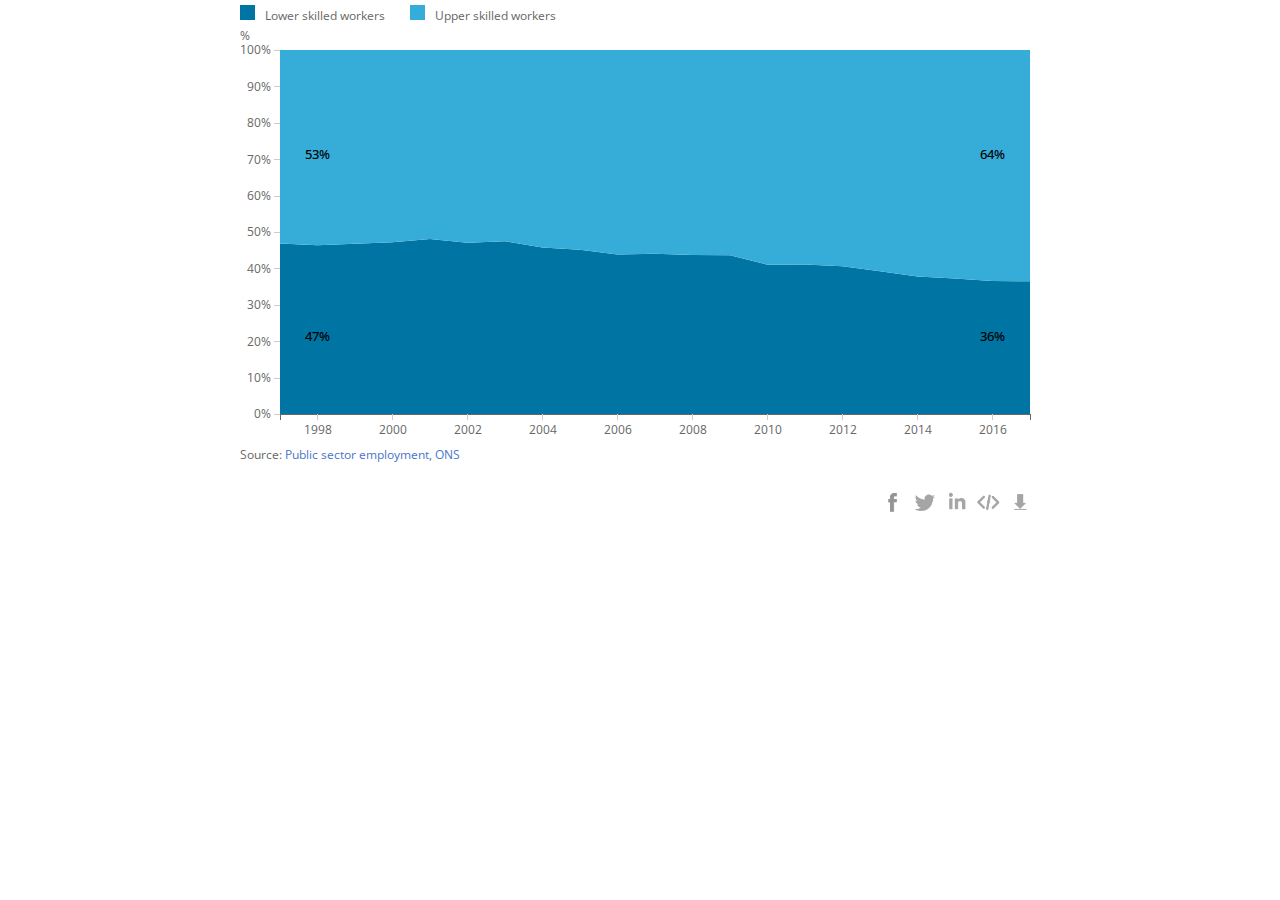
<file: skilllevel/index.html>
<!DOCTYPE html>
<html lang="en">

<head>
    <link href='https://fonts.googleapis.com/css?family=Open+Sans:400,300,600|Open+Sans+Condensed:300' rel='stylesheet' type='text/css'>
    <title></title>

    <meta name="description" content="">
    <meta http-equiv="X-UA-Compatible" content="IE=edge" />
    <meta name="viewport" content="width=device-width, initial-scale=1, minimum-scale=1, maximum-scale=1, user-scalable=no" />
    <meta http-equiv="content-type" content="text/html; charset=utf-8" />

    <link rel="stylesheet" href="../lib/globalStyle.css" />
    <style>
    .area.above {
      fill: #5f7682;
      opacity:0.3;
    }

    .area.below {
      fill: #d32f2f;
      opacity: 0.3;
    }

    .line {
      fill: none;
      stroke: #806e71;
      stroke-width: 3px;
      stroke-opacity:0.5;

    }

    .line2 {
      fill: none;
      stroke: #b1554e;
      stroke-width: 3px;

    }
</style>
</head>


<body>

	<div id="graphic">
    	<img src="fallback.png" alt="[Chart]" />
    </div>

    <div id="keypoints">
        <p></p>
    </div>

   <!--<div class="footer">
   </div>-->

   <div id="footer">
   </div>

   		<script src="https://cdn.ons.gov.uk/vendor/d3/4.2.7/d3.min.js" type="text/javascript"></script>
   		<script src="../lib/modernizr.svg.min.js" type="text/javascript"></script>
   		<script src="../lib/pym.js" type="text/javascript"></script>
   		<script src="../lib/d3v4jetpack.js" type="text/javascript"></script>
	    <script src="../lib/swoopy-drag-d3v4.js" type="text/javascript"></script>
      <script src="../lib/saveSvgAsPng.js" type="text/javascript"></script>
      <script src="../lib/footer.js"></script>

   <script>

		var graphic = d3.select('#graphic');
		var keypoints = d3.select('#keypoints');
		var footer = d3.select(".footer");
		var pymChild = null;

		function drawGraphic(width) {
		   var threshold_md = 788;
		   var threshold_sm = dvc.optional.mobileBreakpoint;

		  	//set variables for chart dimensions dependent on width of #graphic
		    if (parseInt(graphic.style("width")) < threshold_sm) {
												var margin = {	top: 	dvc.optional.margin_sm[0],
																right: 	dvc.optional.margin_sm[1],
																bottom: dvc.optional.margin_sm[2],
																left: 	dvc.optional.margin_sm[3]
															};
												var size = 0;	// used for margin_centre and x_ticks
												var chart_width = parseInt(graphic.style("width")) - margin.left - margin.right;
												var height = Math.ceil((chart_width * dvc.optional.aspectRatio_sm[1]) / dvc.optional.aspectRatio_sm[0]) - margin.top - margin.bottom;
		    									}

			else if (parseInt(graphic.style("width")) < threshold_md){
		        								var margin = {	top: 	dvc.optional.margin_md[0],
																right: 	dvc.optional.margin_md[1],
																bottom: dvc.optional.margin_md[2],
																left: 	dvc.optional.margin_md[3]
															};
												var size = 1;
												var chart_width = parseInt(graphic.style("width")) - margin.left - margin.right;
		            							var height = Math.ceil((chart_width * dvc.optional.aspectRatio_md[1]) / dvc.optional.aspectRatio_md[0]) - margin.top - margin.bottom;
												}

		  	 else {
		        								var margin = {	top: 	dvc.optional.margin_lg[0],
																right: 	dvc.optional.margin_lg[1],
																bottom: dvc.optional.margin_lg[2],
																left: 	dvc.optional.margin_lg[3]
															};
												var size = 2;
												var chart_width = parseInt(graphic.style("width")) - margin.left - margin.right;
		            							var height = Math.ceil((chart_width * dvc.optional.aspectRatio_lg[1]) / dvc.optional.aspectRatio_lg[0]) - margin.top - margin.bottom;
												}


		    // clear out existing graphics
		    graphic.selectAll("*").remove();
			keypoints.selectAll("*").remove();
			footer.selectAll("*").remove();

		    var x = d3.scaleTime()
		        .range([0, chart_width]);

		    var y = d3.scaleLinear()
		        .range([height, 0]);

		    x.domain(d3.extent(graphic_data, function(d) { return d.date; }));

		    var xAxis = d3.axisBottom(x)
		        .tickFormat(function(d,i) {
		            //specify date format for x axis depending on #graphic width
		            if (parseInt(graphic.style("width")) <= threshold_sm) {
		                var fmt = d3.timeFormat(dvc.optional.xAxisTextFormat_sm_md_lg[0]);
						//console.log("S "+fmt(d));
		                return '\u2019' + fmt(d);
		            } else if (parseInt(graphic.style("width")) <= threshold_md){
		                var fmt = d3.timeFormat(dvc.optional.xAxisTextFormat_sm_md_lg[1]);
						//console.log("M "+fmt(d));
		                return  fmt(d);
		            } else {
						//console.log(dvc.optional.xAxisTextFormat_sm_md_lg[2] + ",  " + d);
		                var fmt = d3.timeFormat(dvc.optional.xAxisTextFormat_sm_md_lg[2]);
						//console.log("L "+fmt(d));
		                return fmt(d);
		            }
		        })
				.tickPadding(5)

	        //specify number of ticks on x axis and whether 1st and last data point labels are included
	        if(parseInt(graphic.style("width"))<threshold_sm){
	            xAxis.tickValues(x.ticks(dvc.optional.x_num_ticks_sm_md_lg[0]).concat( x.domain() ));
	        } else if (parseInt(graphic.style("width")) <= threshold_md){
				xAxis.tickValues(x.ticks(dvc.optional.x_num_ticks_sm_md_lg[1])/*.concat( x.domain() )*/);
			} else {
	            xAxis.tickValues(x.ticks(dvc.optional.x_num_ticks_sm_md_lg[2])/*.concat( x.domain() )*/);
	        }

		    var yAxis = d3.axisLeft(y);


			//specify number or ticks on y axis
			if (parseInt(graphic.style("width")) <= threshold_sm) {
				yAxis.ticks(dvc.optional.y_num_ticks_sm_md_lg[0])
			 } else if (parseInt(graphic.style("width")) <= threshold_md){
				yAxis.ticks(dvc.optional.y_num_ticks_sm_md_lg[1])
			 } else {
				yAxis.ticks(dvc.optional.y_num_ticks_sm_md_lg[2])
			 }

		    //gridlines
		    var y_axis_grid = function() { return yAxis; }

		    var line = d3.line()
		        .x(function(d) { return x(d.date); })
		        .y(function(d) { return y(d.amt); });

		    // parse data into columns
		    var lines = {};
		    for (var column in graphic_data[0]) {
		        if (column == 'date') continue;
		        lines[column] = graphic_data.map(function(d) {
		            return {
		                'date': d.date,
		                'amt': d[column]
		            };
		        });
		    }

		  	//y domain calculations	: zero to intelligent max choice, or intelligent min and max choice,  or interval chosen manually
	   		if (dvc.essential.yAxisScale == "auto_zero_max"){
			   var yDomain = [
								0,
								d3.max(d3.entries(lines), function(c) {
									return d3.max(c.value, function(v) {
										var n = v.amt;
										return Math.ceil(n);
									});
								})
							 ];
			} else if (dvc.essential.yAxisScale == "auto_min_max"){
				var yDomain = [
								d3.min(d3.entries(lines), function(c) {
									return d3.min(c.value, function(v) {
										var n = v.amt;
										return Math.floor(n);
									});
								}),

								d3.max(d3.entries(lines), function(c) {
									return d3.max(c.value, function(v) {
										var n = v.amt;
										return Math.ceil(n);
									});
								})
					 		];
			} else {
			   var yDomain = dvc.essential.yAxisScale;
		    }

		    y.domain(yDomain);

				//console.log(chart_width +" , "+ height);
				//console.log(chart_width + margin.left + margin.right +" , "+ (height + margin.top + margin.bottom));

		    //create svg for chart
		 var legend = d3.select('#graphic').append('svg')
						//.attr("width", chart_width + margin.left + margin.right)
						//.attr("height", margin.bottom +330) //height + margin.top + margin.bottom +30)
						.append("g")
						.attr("id", "legend");


				//var svg = d3.select('#graphic').append('svg')
				var svg = d3.select('svg')
							.attr("id","chart")
							.style("background-color","#fff")
							.attr("width", chart_width + margin.left + margin.right)
							.attr("height", height + margin.top + margin.bottom )  //+30)
							.append("g")
							.attr("transform", "translate(" + margin.left + "," + margin.top + ")");


					svg.append("rect")
						.style("fill", "#fff")
						.attr("width", chart_width)
						.attr("height", height);

				    // svg.append('g')
				    //     .attr('class', 'y axis')
				    //     .call(yAxis)
            //     .tickFormat(d3.format(".0%"));
            //
				    // svg.append('g')
				    //     .attr('class', 'y grid')
				    //     .call(y_axis_grid()
				    //         .tickSize(-chart_width, 0, 0)
				    //         //.tickFormat(d3.format(".0%"))
				    //     );

            svg.append("g")
              .attr("class", "y axis")
              .call(d3.axisLeft(y)
                  //.ticks(20)
                  .tickFormat(d3.format(".0%")));

					//y axis label
						 svg.append("text")
							//.attr('class', 'unit')
							.attr('transform','translate(' + -margin.left + ',-10)') // " + eval(-margin.top + (lineNo+1)*20) + "
							.attr("font-size","12px")
 							.attr("fill","#666")
							.text(function(d,i) { return dvc.essential.yAxisLabel});


					//create x axis, if y axis doesn't start at 0 drop x axis accordingly
					svg.append('g')
				        .attr('class', 'x axis')
				        .attr('transform', function(d){
				        			if(yDomain[0] != 0){
										return 'translate(0,' + (height + 30) + ')'
									} else {
										return 'translate(0,' + height  + ')'
									}
							})
				        .call(xAxis);

				 d3.select(".x").select("path").style("stroke", "#666")

				//create icon to symbolise break in y axis if required
				if(yDomain[0] > 0 && dvc.essential.yAxisBreak == true){
					var paths = svg.append("defs")
								.append("g")
								.attr("id","icon")
								.append("g");

							paths.append("polyline")
								 .attr("points", "2.881,9.54 7.94,5.061 12.341,9.54 17.77,5.061")
								 .attr("stroke", "#666")
								 .attr("fill", "none")
							paths.append("polyline")
								.attr("points", "2.881,14.54 7.94,10.061 12.341,14.54 17.77,10.061")
								.attr("stroke", "#666")
								.attr("fill", "none");

						//specify position of icon
						svg.append("g").attr("id","iconpath")
								.attr("transform","translate(-10,3)")
								.append("use")
								.attr("xlink:href","#icon")
								.attr("x", x(x.domain()[0]))
								.attr("y", function(){
									if (parseInt(graphic.style("width")) < threshold_sm) {
										return y(dvc.essential.yAxisBreak_sm_md_lg[0])
									} else if (parseInt(graphic.style("width")) < threshold_md){
										return y(dvc.essential.yAxisBreak_sm_md_lg[1])
									} else {
										return y(dvc.essential.yAxisBreak_sm_md_lg[2])
									}
								});
				}

				//create centre line if required
				if (dvc.optional.centre_line == true){
					svg.append("line")
						//.attr("id","centreline")
						.attr("stroke", "#CCC")
						.attr("stroke-width", 3)
						.attr('y1',y(dvc.optional.centre_line_value))
						.attr('y2',y(dvc.optional.centre_line_value))
						.attr('x1',0)
						.attr('x2',chart_width);
				} else if(yDomain[0] <0){
					svg.append("line")
						//.attr("id","centreline")
						.attr("stroke", "#CCC")
						.attr("stroke-width", 3)
						.attr('y1',y(0))
						.attr('y2',y(0))
						.attr('x1',0)
						.attr('x2',chart_width);
				}


				//create vertical line if required
				if (dvc.optional.vertical_line == true){

					dvc.optional.annotateLineX1_Y1_X2_Y2.forEach(function(d,i) {

					svg.append("line")
						.attr('x1',x(d3.timeParse(dvc.essential.dateFormat)(dvc.optional.annotateLineX1_Y1_X2_Y2[i][0][0])))
						.attr('x2',x(d3.timeParse(dvc.essential.dateFormat)(dvc.optional.annotateLineX1_Y1_X2_Y2[i][1][0])))
						.attr('y1',y(dvc.optional.annotateLineX1_Y1_X2_Y2[i][0][1]))
						.attr('y2',y(dvc.optional.annotateLineX1_Y1_X2_Y2[i][1][1]))
						.style('stroke', '#888')
						.style('stroke-width', 2);
    					//.style('stroke-dasharray', '5 5');   ,dash px,space px


					})
				}

				//create rectangle
				if (dvc.optional.annotateRect == true){

					dvc.optional.annotateRectX_Y.forEach(function(d,i) {

					svg.append("rect")
						.attr('x',x(d3.timeParse(dvc.essential.dateFormat)(dvc.optional.annotateRectX_Y[i][0][0]))  )
						.attr('y',y(dvc.optional.annotateRectX_Y[i][0][1]))
						.attr('height',y( dvc.optional.annotateRectX_Y[i][1][1] ) - y(dvc.optional.annotateRectX_Y[i][0][1])  )
						.attr('width',x(d3.timeParse(dvc.essential.dateFormat)(dvc.optional.annotateRectX_Y[i][1][0])) - x(d3.timeParse(dvc.essential.dateFormat)(dvc.optional.annotateRectX_Y[i][0][0])))
						.style('fill', dvc.optional.lineColor_opcty[i][0] )
						.style('stroke-width', 2)
						.style('opacity', dvc.optional.lineColor_opcty[i][1] );

					})
				}


				//create converters
        var area = d3.area()
            .x(function(d) { return x(d.date); })
            .y0(y(0))
            .y1(function(d) { return y(d.Percent); });

        var line = d3.area()
            .x(function(d) { return x(d.date); })
            .y(function(d) { return y(d.Percent); });

        var area2 = d3.area()
            .x(function(d) { return x(d.date); })
            .y1(y(1))
            .y0(function(d) { return y(d.Percent); });

        // draw the areas and paths
        svg.append("path")
        .datum(graphic_data)
        .attr("class","bottomArea")
        .style("fill","#0075A3")
        .attr("d", area);

        // svg.append("path")
        //     .datum(graphic_data)
        //     .attr("class", "thisLine")
        //     .attr("stroke","#5F7682")
        //     .attr("stroke-width","5px")
        //     .attr("d", line);

        svg.append("path")
        .datum(graphic_data)
        .attr("class","topArea")
        .style("fill","#36ADD9")
        .attr("d", area2);

				// add markers
				if (parseInt(graphic.style("width")) > threshold_sm && dvc.optional.lineMarkers == true){
					var j=0;
					for (var column in graphic_data[0]) {
								if (column == 'date') continue;
													 svg.append("g")
														.selectAll("circles")
														.data(graphic_data) // raw data
														.enter()
														.append('circle')
														.style('fill', '#fff')
														.style('stroke', function(d,i){ return dvc.essential.colour_palette[j]; })
														.style('stroke-width', 2)
														.attr("cx", function(d){
																					return x(d.date);
																				})
														.attr("cy", function(d){
																					return y(d[column]);
																				})
														.attr("r", 3)
													j++;
													}
												} // ends if

			writeAnnotation();

			//create link to source
			d3.select('#graphic').select('svg')
						.append("g")
						.attr("id", "source")
						.append("text")
						.attr("text-anchor", "start")
						.style("font-size", "12px")
						.style("fill", "#666")
						.attr('y',height + margin.top + margin.bottom-10)
						.attr('x',0)
						//.style('margin-bottom', '10px')
						.text("Source: ")
						.append("a")
						.style("fill", "#4774CC")  // it ignored the css !!
						.attr("xlink:href", dvc.essential.sourceURL)
						.attr("target", "_blank")
						.text(dvc.essential.sourceText);


	function writeAnnotation(){

		if (parseInt(graphic.style("width")) < threshold_sm) {

			dvc.essential.annotationBullet.forEach(function(d,i) {

					d3.select("#keypoints").append("svg")
						.attr("width","15px")
						.attr("height","15px")
						.attr("class","circles")
						.append("circle")
						.attr("class", "annocirc" + (i))
						.attr("r", "2")
						.attr('cy',"9px")
						.attr("cx", "10px");

					d3.select("#keypoints")
						.append("p")
						.style("font-size","12px")
						.style("font-weight",400)
						.text(dvc.essential.annotationBullet[i]);

					})// end foreach

			}
			else {

			annotations = dvc.essential.annotationsChart;

			// For elements with time series
			for(i=0; i < annotations.length  ;i++) {
				annotations[i].xVal = new Date(annotations[i].xVal);
			}

			 var swoopy = d3.swoopyDrag()
							.x(function(d){ return x(d.xVal) })
							.y(function(d){ return y(d.yVal) })
							.draggable(dvc.essential.draggable)
							.annotations(annotations);


			var swoopySel = svg.append('g').attr("class","annotations").call(swoopy); // Expected number, "translate()". error for each annotation

			svg.append('marker')
				.attr('id', 'arrow')
				.attr('viewBox', '-10 -10 20 20')
				.attr('markerWidth', 20)
				.attr('markerHeight', 20)
				.attr('orient', 'auto')
				.append('path')
				.attr('d', 'M-6.75,-6.75 L 0,0 L -6.75,6.75')
				.attr('fill','#808080');

			swoopySel.selectAll('path').attr('marker-end', 'url(#arrow)');


			d3.selectAll(".annotations path")
				.style("stroke","#808080")
				.attr("fill","none");

			swoopySel.selectAll('text')
				.attr('font-size','13px')
				.attr('font-size','13px')
    			.attr("font-size",  "13px")
    			.attr("font-weight", 500)
				.each(function(d,i){
					d3.select(this)
						.text('')                        //clear existing text
						.tspans(d3.wordwrap(d.text, dvc.essential.wordwrap[i])) //wrap after xx char
					});


			swoopySel.selectAll('text')
				.each(function(d,i){
					d3.select(this).selectAll('tspan')
					.attr("text-anchor",dvc.essential.annoAlign[i]);
					});
				} // end else ...

			return;

}// end function writeAnnotation()

	createLegend();

function createLegend(){

							var prevX= 0;
							var prevY= 0;
							lineNo = 0;
							var lineNoOld = 0;

						dvc.essential.legendLabels.forEach(function(d,i) {

							// draw legend text based on content of var legendLabels ...
							var_group= d3.select("#legend").append("g")

							var_group.append("rect")
								.attr("class","rect" + i)
								.attr("fill", dvc.essential.colour_palette[i])
								.attr("x", 0)
								.attr("y", 0)
								.attr("width", function(d){
									if(dvc.essential.legendStyle=="rect"){
										return 15;
									} else {
										return 20;
									}
								})
								.attr("height", function(d){
									if(dvc.essential.legendStyle=="rect"){
										return 15;
									} else {
										return 3;
									}
								})

							var_group.append("text")
								.text(dvc.essential.legendLabels[i])
								.attr("class","legend" + i)
								.attr("text-anchor", "start")
								.style("font-size", "12px")
								.style("fill", "#666")
								.attr('y',15)
								.attr('x',0);


							d3.selectAll(".legend" + (i))
								.each(calcPosition);

							function calcPosition() {


							var BBox = this.getBBox()


							//prevY =BBox.width
								d3.select(".legend" + (i))
										.attr("y",function(d){
													if((prevX+BBox.width +50)>parseInt(graphic.style("width")) ){
														lineNoOld = lineNo;
														lineNo=lineNo + 1;
														prevX = 0;
													}
												return eval((lineNo*20) + 20);
										})
										.attr("x",function(d){ return prevX+25;})


								d3.select(".rect" + (i))
										.attr("y",function(d){

												if((prevX+BBox.width +50)>parseInt(graphic.style("width")) ){
													lineNoOld = lineNo;
													lineNo=lineNo + 1;
													prevX = 0;
												}

												if(dvc.essential.legendStyle=="rect"){
													return eval((lineNo*20)+5);
												} else {
													return eval((lineNo*20)+12);

												}
										})
										.attr("x",function(d){ return prevX; })

								prevX = prevX + BBox.width +50



							}; // end function calcPosition()
						});	// end foreach
			}// end function createLegend()


			// css fix
			d3.selectAll("path").attr("fill","none");

			d3.selectAll("text").attr("font-family","'Open Sans', sans-serif");

			d3.selectAll(".x text").attr("font-size","12px").attr("fill","#666");
			d3.selectAll(".y text").attr("font-size","12px").attr("fill","#666");

			d3.selectAll(".y line")
					.attr("stroke","#CCC")
					.attr("stroke-width","1px")
					.style("shape-rendering","crispEdges");

			d3.selectAll(".x line")
				.attr("stroke","#CCC")
				.attr("stroke-width","1px")
				.style("shape-rendering","crispEdges");


			// save SVG
			d3.select("#buttonid").on("click",function(){saveSvgAsPng(document.getElementById("chart"), "diagram.png")});


			//use pym to calculate chart dimensions
		    if (pymChild) {
		        pymChild.sendHeight();
		    }

	}  // ends draw graphic



	//check whether browser can cope with svg
		if (Modernizr.svg) {
		   //load config
			d3.json("config.json", function(error, config) {
			dvc=config

				//load chart data
				d3.csv(dvc.essential.graphic_data_url, function(error, data) {
					graphic_data = data;

					graphic_data.forEach(function(d) {
						d.date = d3.timeParse(dvc.essential.dateFormat)(d.date);
            d.Percent=+d.Percent;
					});

					//use pym to create iframed chart dependent on specified variables
					pymChild = new pym.Child({ renderCallback: drawGraphic});
				});
			})

		} else {
			 //use pym to create iframe containing fallback image (which is set as default)
			 pymChild = new pym.Child();
			if (pymChild) {
		        pymChild.sendHeight();
		    }
		}
    </script>
</body>
</html>
</file>
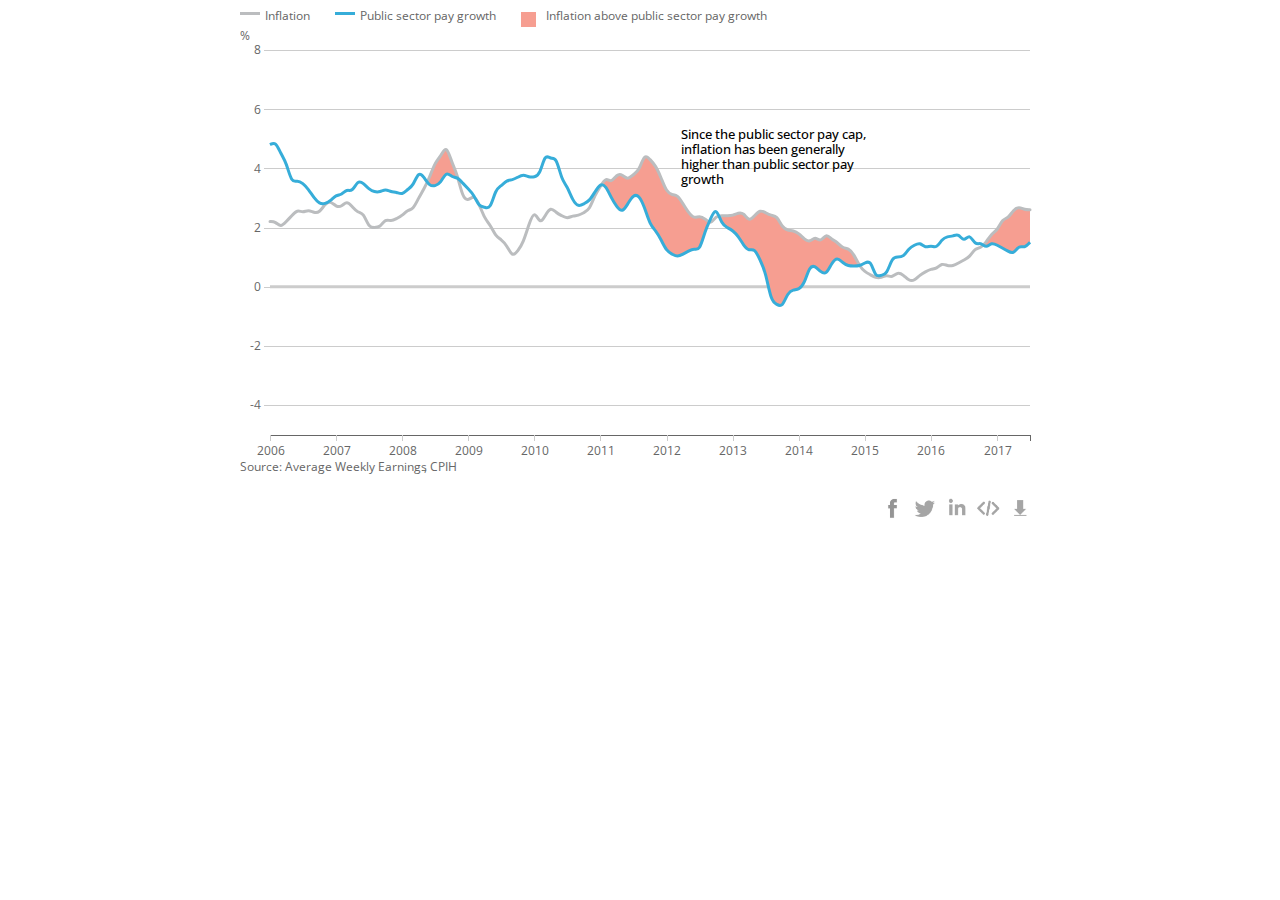
<file: differenceline/pub-vs-ciph.html>
<!DOCTYPE html>
<html lang="en">

<head>
    <link href='https://fonts.googleapis.com/css?family=Open+Sans:400,300,600|Open+Sans+Condensed:300' rel='stylesheet' type='text/css'>
    <title></title>

    <meta name="description" content="">
    <meta http-equiv="X-UA-Compatible" content="IE=edge" />
    <meta name="viewport" content="width=device-width, initial-scale=1, minimum-scale=1, maximum-scale=1, user-scalable=no" />
    <meta http-equiv="content-type" content="text/html; charset=utf-8" />

    <link rel="stylesheet" href="../lib/globalStyle.css" />
    <style>
    .area.above {
      fill: none;
    }

    .area.below {
      fill: #f69e91;

    }

    .line {
      fill: none;
      stroke: #BBBDBF;
      stroke-width: 3px;

    }

    .line2 {
      fill: none;
      stroke: #36ADD9;
      stroke-width: 3px;

    }
</style>
</head>


<body>

	<div id="graphic">
    	<img src="fallback.png" alt="[Chart]" />
    </div>

    <div id="keypoints">
        <p></p>
    </div>

   <!--<div class="footer">
   </div>-->

   <div id="footer">
   </div>

   		<script src="https://cdn.ons.gov.uk/vendor/d3/4.2.7/d3.min.js" type="text/javascript"></script>
   		<script src="../lib/modernizr.svg.min.js" type="text/javascript"></script>
   		<script src="../lib/pym.js" type="text/javascript"></script>
      <script src="../lib/d3v4jetpack.js" type="text/javascript"></script>
  		<script src="../lib/swoopy-drag-d3v4.js" type="text/javascript"></script>
      <script src="../lib/saveSvgAsPng.js" type="text/javascript"></script>
      <script src="../lib/footer.js"></script>

   <script>

		var graphic = d3.select('#graphic');
		var keypoints = d3.select('#keypoints');
		var footer = d3.select(".footer");
		var pymChild = null;

		function drawGraphic(width) {
		   var threshold_md = 788;
		   var threshold_sm = dvc.optional.mobileBreakpoint;

		  	//set variables for chart dimensions dependent on width of #graphic
		    if (parseInt(graphic.style("width")) < threshold_sm) {
												var margin = {	top: 	dvc.optional.margin_sm[0],
																right: 	dvc.optional.margin_sm[1],
																bottom: dvc.optional.margin_sm[2],
																left: 	dvc.optional.margin_sm[3]
															};
												var size = 0;	// used for margin_centre and x_ticks
												var chart_width = parseInt(graphic.style("width")) - margin.left - margin.right;
												var height = Math.ceil((chart_width * dvc.optional.aspectRatio_sm[1]) / dvc.optional.aspectRatio_sm[0]) - margin.top - margin.bottom;
		    									}

			else if (parseInt(graphic.style("width")) < threshold_md){
		        								var margin = {	top: 	dvc.optional.margin_md[0],
																right: 	dvc.optional.margin_md[1],
																bottom: dvc.optional.margin_md[2],
																left: 	dvc.optional.margin_md[3]
															};
												var size = 1;
												var chart_width = parseInt(graphic.style("width")) - margin.left - margin.right;
		            							var height = Math.ceil((chart_width * dvc.optional.aspectRatio_md[1]) / dvc.optional.aspectRatio_md[0]) - margin.top - margin.bottom;
												}

		  	 else {
		        								var margin = {	top: 	dvc.optional.margin_lg[0],
																right: 	dvc.optional.margin_lg[1],
																bottom: dvc.optional.margin_lg[2],
																left: 	dvc.optional.margin_lg[3]
															};
												var size = 2;
												var chart_width = parseInt(graphic.style("width")) - margin.left - margin.right;
		            							var height = Math.ceil((chart_width * dvc.optional.aspectRatio_lg[1]) / dvc.optional.aspectRatio_lg[0]) - margin.top - margin.bottom;
												}


		    // clear out existing graphics
		    graphic.selectAll("*").remove();
			keypoints.selectAll("*").remove();
			footer.selectAll("*").remove();

		    var x = d3.scaleTime()
		        .range([0, chart_width]);

		    var y = d3.scaleLinear()
		        .range([height, 0]);

		    x.domain(d3.extent(graphic_data, function(d) { return d.date; }));

		    var xAxis = d3.axisBottom(x)
		        .tickFormat(function(d,i) {
		            //specify date format for x axis depending on #graphic width
		            if (parseInt(graphic.style("width")) <= threshold_sm) {
		                var fmt = d3.timeFormat(dvc.optional.xAxisTextFormat_sm_md_lg[0]);
						//console.log("S "+fmt(d));
		                return '\u2019' + fmt(d);
		            } else if (parseInt(graphic.style("width")) <= threshold_md){
		                var fmt = d3.timeFormat(dvc.optional.xAxisTextFormat_sm_md_lg[1]);
						//console.log("M "+fmt(d));
		                return  fmt(d);
		            } else {
						//console.log(dvc.optional.xAxisTextFormat_sm_md_lg[2] + ",  " + d);
		                var fmt = d3.timeFormat(dvc.optional.xAxisTextFormat_sm_md_lg[2]);
						//console.log("L "+fmt(d));
		                return fmt(d);
		            }
		        })
				.tickPadding(5)

	        //specify number of ticks on x axis and whether 1st and last data point labels are included
	        if(parseInt(graphic.style("width"))<threshold_sm){
	            xAxis.tickValues(x.ticks(dvc.optional.x_num_ticks_sm_md_lg[0]).concat( x.domain() ));
	        } else if (parseInt(graphic.style("width")) <= threshold_md){
				xAxis.tickValues(x.ticks(dvc.optional.x_num_ticks_sm_md_lg[1])/*.concat( x.domain() )*/);
			} else {
	            xAxis.tickValues(x.ticks(dvc.optional.x_num_ticks_sm_md_lg[2])/*.concat( x.domain() )*/);
	        }

		    var yAxis = d3.axisLeft(y);


			//specify number or ticks on y axis
			if (parseInt(graphic.style("width")) <= threshold_sm) {
				yAxis.ticks(dvc.optional.y_num_ticks_sm_md_lg[0])
			 } else if (parseInt(graphic.style("width")) <= threshold_md){
				yAxis.ticks(dvc.optional.y_num_ticks_sm_md_lg[1])
			 } else {
				yAxis.ticks(dvc.optional.y_num_ticks_sm_md_lg[2])
			 }

		    //gridlines
		    var y_axis_grid = function() { return yAxis; }

		    var line = d3.line()
		        .x(function(d) { return x(d.date); })
		        .y(function(d) { return y(d.amt); });

		    // parse data into columns
		    var lines = {};
		    for (var column in graphic_data[0]) {
		        if (column == 'date') continue;
		        lines[column] = graphic_data.map(function(d) {
		            return {
		                'date': d.date,
		                'amt': d[column]
		            };
		        });
		    }

		  	//y domain calculations	: zero to intelligent max choice, or intelligent min and max choice,  or interval chosen manually
	   		if (dvc.essential.yAxisScale == "auto_zero_max"){
			   var yDomain = [
								0,
								d3.max(d3.entries(lines), function(c) {
									return d3.max(c.value, function(v) {
										var n = v.amt;
										return Math.ceil(n);
									});
								})
							 ];
			} else if (dvc.essential.yAxisScale == "auto_min_max"){
				var yDomain = [
								d3.min(d3.entries(lines), function(c) {
									return d3.min(c.value, function(v) {
										var n = v.amt;
										return Math.floor(n);
									});
								}),

								d3.max(d3.entries(lines), function(c) {
									return d3.max(c.value, function(v) {
										var n = v.amt;
										return Math.ceil(n);
									});
								})
					 		];
			} else {
			   var yDomain = dvc.essential.yAxisScale;
		    }

		    y.domain(yDomain);

				//console.log(chart_width +" , "+ height);
				//console.log(chart_width + margin.left + margin.right +" , "+ (height + margin.top + margin.bottom));

		    //create svg for chart
		 var legend = d3.select('#graphic').append('svg')
						//.attr("width", chart_width + margin.left + margin.right)
						//.attr("height", margin.bottom +330) //height + margin.top + margin.bottom +30)
						.append("g")
						.attr("id", "legend");


				//var svg = d3.select('#graphic').append('svg')
				var svg = d3.select('svg')
							.attr("id","chart")
							.style("background-color","#fff")
							.attr("width", chart_width + margin.left + margin.right)
							.attr("height", height + margin.top + margin.bottom )  //+30)
							.append("g")
							.attr("transform", "translate(" + margin.left + "," + margin.top + ")");


					svg.append("rect")
						.style("fill", "#fff")
						.attr("width", chart_width)
						.attr("height", height);

				    svg.append('g')
				        .attr('class', 'y axis')
				        .call(yAxis);

				    svg.append('g')
				        .attr('class', 'y grid')
				        .call(y_axis_grid()
				            .tickSize(-chart_width, 0, 0)
				            .tickFormat('')
				        );

					//y axis label
						 svg.append("text")
							//.attr('class', 'unit')
							.attr('transform','translate(' + -margin.left + ',-10)') // " + eval(-margin.top + (lineNo+1)*20) + "
							.attr("font-size","12px")
 							.attr("fill","#666")
							.text(function(d,i) { return dvc.essential.yAxisLabel});


					//create x axis, if y axis doesn't start at 0 drop x axis accordingly
					svg.append('g')
				        .attr('class', 'x axis')
				        .attr('transform', function(d){
				        			if(yDomain[0] != 0){
										return 'translate(0,' + (height + 30) + ')'
									} else {
										return 'translate(0,' + height  + ')'
									}
							})
				        .call(xAxis);

				 d3.select(".x").select("path").style("stroke", "#666")

				//create icon to symbolise break in y axis if required
				if(yDomain[0] > 0 && dvc.essential.yAxisBreak == true){
					var paths = svg.append("defs")
								.append("g")
								.attr("id","icon")
								.append("g");

							paths.append("polyline")
								 .attr("points", "2.881,9.54 7.94,5.061 12.341,9.54 17.77,5.061")
								 .attr("stroke", "#666")
								 .attr("fill", "none")
							paths.append("polyline")
								.attr("points", "2.881,14.54 7.94,10.061 12.341,14.54 17.77,10.061")
								.attr("stroke", "#666")
								.attr("fill", "none");

						//specify position of icon
						svg.append("g").attr("id","iconpath")
								.attr("transform","translate(-10,3)")
								.append("use")
								.attr("xlink:href","#icon")
								.attr("x", x(x.domain()[0]))
								.attr("y", function(){
									if (parseInt(graphic.style("width")) < threshold_sm) {
										return y(dvc.essential.yAxisBreak_sm_md_lg[0])
									} else if (parseInt(graphic.style("width")) < threshold_md){
										return y(dvc.essential.yAxisBreak_sm_md_lg[1])
									} else {
										return y(dvc.essential.yAxisBreak_sm_md_lg[2])
									}
								});
				}

				//create centre line if required
				if (dvc.optional.centre_line == true){
					svg.append("line")
						//.attr("id","centreline")
						.attr("stroke", "#CCC")
						.attr("stroke-width", 3)
						.attr('y1',y(dvc.optional.centre_line_value))
						.attr('y2',y(dvc.optional.centre_line_value))
						.attr('x1',0)
						.attr('x2',chart_width);
				} else if(yDomain[0] <0){
					svg.append("line")
						//.attr("id","centreline")
						.attr("stroke", "#CCC")
						.attr("stroke-width", 3)
						.attr('y1',y(0))
						.attr('y2',y(0))
						.attr('x1',0)
						.attr('x2',chart_width);
				}


				//create vertical line if required
				if (dvc.optional.vertical_line == true){

					dvc.optional.annotateLineX1_Y1_X2_Y2.forEach(function(d,i) {

					svg.append("line")
						.attr('x1',x(d3.timeParse(dvc.essential.dateFormat)(dvc.optional.annotateLineX1_Y1_X2_Y2[i][0][0])))
						.attr('x2',x(d3.timeParse(dvc.essential.dateFormat)(dvc.optional.annotateLineX1_Y1_X2_Y2[i][1][0])))
						.attr('y1',y(dvc.optional.annotateLineX1_Y1_X2_Y2[i][0][1]))
						.attr('y2',y(dvc.optional.annotateLineX1_Y1_X2_Y2[i][1][1]))
						.style('stroke', '#888')
						.style('stroke-width', 2);
    					//.style('stroke-dasharray', '5 5');   ,dash px,space px


					})
				}

				//create rectangle
				if (dvc.optional.annotateRect == true){

					dvc.optional.annotateRectX_Y.forEach(function(d,i) {

					svg.append("rect")
						.attr('x',x(d3.timeParse(dvc.essential.dateFormat)(dvc.optional.annotateRectX_Y[i][0][0]))  )
						.attr('y',y(dvc.optional.annotateRectX_Y[i][0][1]))
						.attr('height',y( dvc.optional.annotateRectX_Y[i][1][1] ) - y(dvc.optional.annotateRectX_Y[i][0][1])  )
						.attr('width',x(d3.timeParse(dvc.essential.dateFormat)(dvc.optional.annotateRectX_Y[i][1][0])) - x(d3.timeParse(dvc.essential.dateFormat)(dvc.optional.annotateRectX_Y[i][0][0])))
						.style('fill', dvc.optional.lineColor_opcty[i][0] )
						.style('stroke-width', 2)
						.style('opacity', dvc.optional.lineColor_opcty[i][1] );

					})
				}


				//create converters
        var line = d3.area()
            .curve(d3.curveBasis)
            .x(function(d) { return x(d.date); })
            .y(function(d) { return y(d["CIPH"]); });

        var line2 = d3.area()
                .curve(d3.curveBasis)
                .x(function(d) { return x(d.date); })
                .y(function(d) { return y(d["Public"]); });

        var area = d3.area()
            .curve(d3.curveBasis)
            .x(function(d) { return x(d.date); })
            .y1(function(d) { return y(d["CIPH"]); });

            svg.datum(graphic_data);

              svg.append("clipPath")
                  .attr("id", "clip-below")
                .append("path")
                  .attr("d", area.y0(height));

              svg.append("clipPath")
                  .attr("id", "clip-above")
                .append("path")
                  .attr("d", area.y0(0));

              svg.append("path")
                  .attr("class", "area above")
                  .attr("clip-path", "url(#clip-above)")
                  .attr("d", area.y0(function(d) { return y(d["Public"]); }));

              svg.append("path")
                  .attr("class", "area below")
                  .attr("clip-path", "url(#clip-below)")
                  .attr("d", area);

              svg.append("path")
                  .attr("class", "line")
                  .attr("d", line);

              svg.append("path")
                  .attr("class", "line2")
                  .attr("d", line2);



          //
          // // //create lines
  			  //    svg.append('g').selectAll('path')
  			  //        .data(d3.entries(lines))
  			  //        //.enter()
  			  //        .append('path')
					// 	.style("stroke", function(d,i){ return dvc.essential.colour_palette[i]; })
					// 	.style("fill", 'none')
					// 	.style("stroke-width", 3)
					// 	.style("stroke-linecap", 'round')
					// 	.style("stroke-linejoin", 'round')
			    //         .attr('d', function(d) {
			    //             return line(d.value);
			    //         });



				// add markers
				if (parseInt(graphic.style("width")) > threshold_sm && dvc.optional.lineMarkers == true){
					var j=0;
					for (var column in graphic_data[0]) {
								if (column == 'date') continue;
													 svg.append("g")
														.selectAll("circles")
														.data(graphic_data) // raw data
														.enter()
														.append('circle')
														.style('fill', '#fff')
														.style('stroke', function(d,i){ return dvc.essential.colour_palette[j]; })
														.style('stroke-width', 2)
														.attr("cx", function(d){
																					return x(d.date);
																				})
														.attr("cy", function(d){
																					return y(d[column]);
																				})
														.attr("r", 3)
													j++;
													}
												} // ends if

			writeAnnotation();

			//create link to source
			d3.select('#graphic').select('svg')
						.append("g")
						.attr("id", "source")
						.append("text")
						.attr("text-anchor", "start")
						.style("font-size", "12px")
						.style("fill", "#666")
						.attr('y',height + margin.top + (margin.bottom-4))
						.attr('x',0)
						//.style('margin-bottom', '10px')
						.text("Source: ")
						.append("a")
						.attr("xlink:href", dvc.essential.sourceURL[0])
						.text(dvc.essential.sourceText[0]);

        d3.select('#graphic').select('svg')
  						.append("g")
  						.attr("id", "source")
  						.append("text")
  						.attr("text-anchor", "start")
  						.style("font-size", "12px")
  						.style("fill", "#666")
  						.attr('y',height + margin.top + (margin.bottom-4))
  						.attr('x',184)
  						//.style('margin-bottom', '10px')
              .text(", ")
  						.append("a")
  						.attr("xlink:href", dvc.essential.sourceURL[1])
  						.text(dvc.essential.sourceText[1]);


	function writeAnnotation(){

		if (parseInt(graphic.style("width")) < threshold_sm) {

			dvc.essential.annotationBullet.forEach(function(d,i) {

					d3.select("#keypoints").append("svg")
						.attr("width","15px")
						.attr("height","15px")
						.attr("class","circles")
						.append("circle")
						.attr("class", "annocirc" + (i))
						.attr("r", "2")
						.attr('cy',"9px")
						.attr("cx", "10px");

					d3.select("#keypoints")
						.append("p")
						.style("font-size","12px")
						.style("font-weight",400)
						.text(dvc.essential.annotationBullet[i]);

					})// end foreach

			}
			else {

			 annotations = dvc.essential.annotationsChart;
      //
		  // For elements with time series
			for(i=0; i < annotations.length  ;i++) {
				annotations[i].xVal = new Date(annotations[i].xVal);
			}
      //
			var swoopy = d3.swoopyDrag()
							.x(function(d){ return x(d.xVal) })
							.y(function(d){ return y(d.yVal) })
							.draggable(dvc.essential.draggable)
							.annotations(annotations);
      //
      //
		  var swoopySel = svg.append('g').attr("class","annotations").call(swoopy); // Expected number, "translate()". error for each annotation
      //
			// svg.append('marker')
			// 	.attr('id', 'arrow')
			// 	.attr('viewBox', '-10 -10 20 20')
			// 	.attr('markerWidth', 20)
			// 	.attr('markerHeight', 20)
			// 	.attr('orient', 'auto')
			// 	.append('path')
			// 	.attr('d', 'M-6.75,-6.75 L 0,0 L -6.75,6.75')
			// 	.attr('fill','#808080');
      //
			swoopySel.selectAll('path').attr('marker-end', 'url(#arrow)');
      //
      //
			d3.selectAll(".annotations path")
				.style("stroke","#808080")
				.attr("fill","none");

			swoopySel.selectAll('text')
				.attr('font-size','13px')
				.attr('font-size','13px')
    			.attr("font-size",  "13px")
    			.attr("font-weight", 500)
				.each(function(d,i){
					d3.select(this)
						.text('')                        //clear existing text
						.tspans(d3.wordwrap(d.text, dvc.essential.wordwrap[i])) //wrap after xx char
					});


			swoopySel.selectAll('text')
				.each(function(d,i){
					d3.select(this).selectAll('tspan')
					.attr("text-anchor",dvc.essential.annoAlign[i]);
					});
				} // end else ...

			return;

}// end function writeAnnotation()

	createLegend();

function createLegend(){

							var prevX= 0;
							var prevY= 0;
							lineNo = 0;
							var lineNoOld = 0;

						dvc.essential.legendLabels.forEach(function(d,i) {

							// draw legend text based on content of var legendLabels ...
							var_group= d3.select("#legend").append("g")

							var_group.append("rect")
								.attr("class","rect" + i)
								.attr("fill", dvc.essential.colour_palette[i])
								.attr("x", 0)
								.attr("y", 0)
								.attr("width", function(d){
									if(dvc.essential.legendStyle[i]=="rect"){
										return 15;
									} else {
										return 20;
									}
								})
								.attr("height", function(d){
									if(dvc.essential.legendStyle[i]=="rect"){
										return 15;
									} else {
										return 3;
									}
								})

							var_group.append("text")
								.text(dvc.essential.legendLabels[i])
								.attr("class","legend" + i)
								.attr("text-anchor", "start")
								.style("font-size", "12px")
								.style("fill", "#666")
								.attr('y',15)
								.attr('x',0);


							d3.selectAll(".legend" + (i))
								.each(calcPosition);

							function calcPosition() {


							var BBox = this.getBBox()


							//prevY =BBox.width
								d3.select(".legend" + (i))
										.attr("y",function(d){
													if((prevX+BBox.width +50)>parseInt(graphic.style("width")) ){
														lineNoOld = lineNo;
														lineNo=lineNo + 1;
														prevX = 0;
													}
												return eval((lineNo*20) + 20);
										})
										.attr("x",function(d){ return prevX+25;})


								d3.select(".rect" + (i))
										.attr("y",function(d){

												if((prevX+BBox.width +50)>parseInt(graphic.style("width")) ){
													lineNoOld = lineNo;
													lineNo=lineNo + 1;
													prevX = 0;
												}

												if(dvc.essential.legendStyle=="rect"){
													return eval((lineNo*20)+5);
												} else {
													return eval((lineNo*20)+12);

												}
										})
										.attr("x",function(d){ return prevX; })

								prevX = prevX + BBox.width +50



							}; // end function calcPosition()
						});	// end foreach
			}// end function createLegend()


			// css fix
			d3.selectAll("path").attr("fill","none");

			d3.selectAll("text").attr("font-family","'Open Sans', sans-serif");

			d3.selectAll(".x text").attr("font-size","12px").attr("fill","#666");
			d3.selectAll(".y text").attr("font-size","12px").attr("fill","#666");

			d3.selectAll(".y line")
					.attr("stroke","#CCC")
					.attr("stroke-width","1px")
					.style("shape-rendering","crispEdges");

			d3.selectAll(".x line")
				.attr("stroke","#CCC")
				.attr("stroke-width","1px")
				.style("shape-rendering","crispEdges");


			// save SVG
			d3.select("#buttonid").on("click",function(){saveSvgAsPng(document.getElementById("chart"), "diagram.png")});


			//use pym to calculate chart dimensions
		    if (pymChild) {
		        pymChild.sendHeight();
		    }

}  // ends drawGraphic



	//check whether browser can cope with svg
		if (Modernizr.svg) {
		   //load config
			d3.json("config.json", function(error, config) {
			dvc=config

				//load chart data
				d3.csv(dvc.essential.graphic_data_url, function(error, data) {
					graphic_data = data;

					graphic_data.forEach(function(d) {
						d.date = d3.timeParse(dvc.essential.dateFormat)(d.date);
            d["Public"]=+d["Public"];
            d["Private"]=+d["Private"];
            d["CIPH"]=+d["CIPH"];
					});

					//use pym to create iframed chart dependent on specified variables
					pymChild = new pym.Child({ renderCallback: drawGraphic});
				});
			})

		} else {
			 //use pym to create iframe containing fallback image (which is set as default)
			 pymChild = new pym.Child();
			if (pymChild) {
		        pymChild.sendHeight();
		    }
		}
    </script>
</body>
</html>
</file>
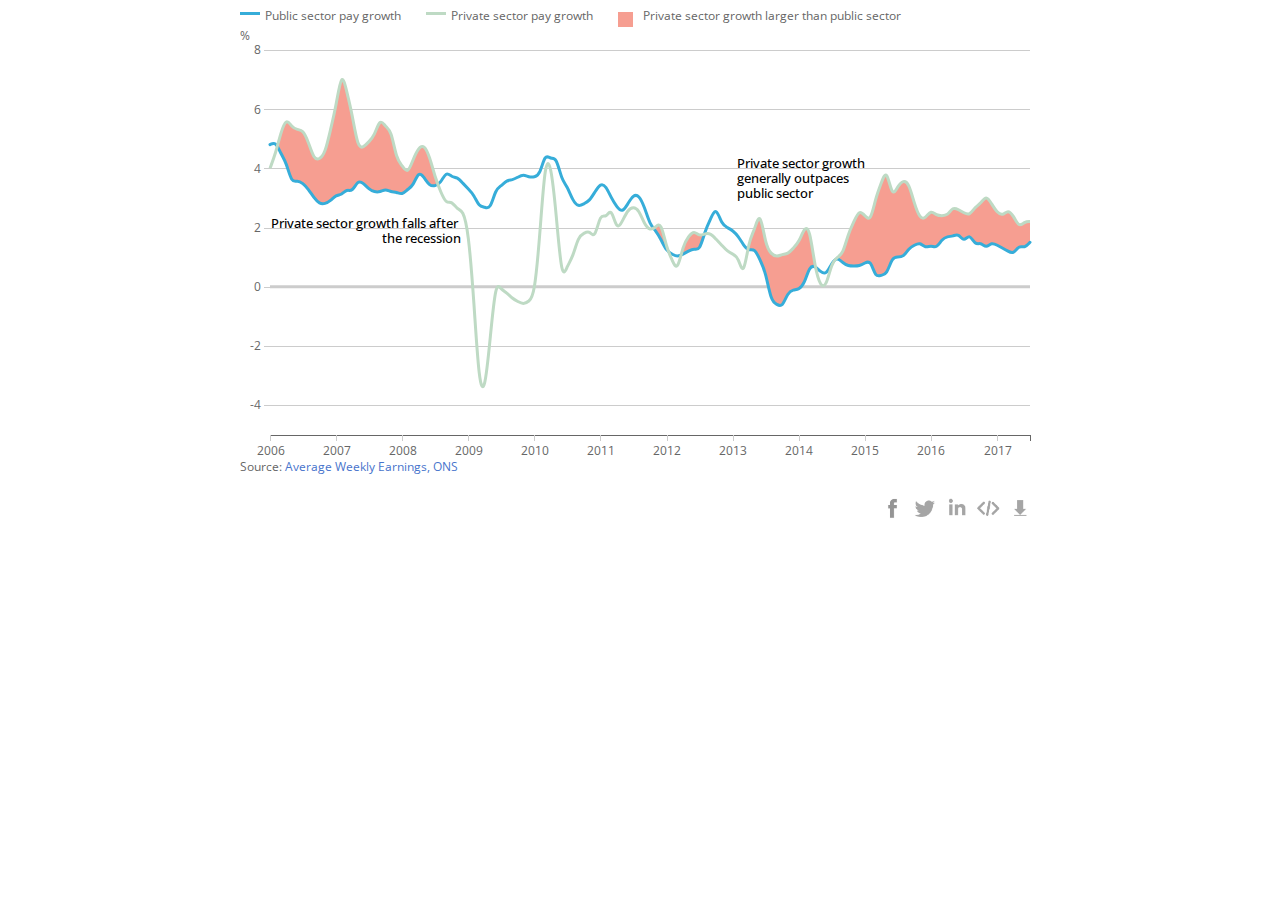
<file: differenceline/pub-vs-private.html>
<!DOCTYPE html>
<html lang="en">

<head>
    <link href='https://fonts.googleapis.com/css?family=Open+Sans:400,300,600|Open+Sans+Condensed:300' rel='stylesheet' type='text/css'>
    <title></title>

    <meta name="description" content="">
    <meta http-equiv="X-UA-Compatible" content="IE=edge" />
    <meta name="viewport" content="width=device-width, initial-scale=1, minimum-scale=1, maximum-scale=1, user-scalable=no" />
    <meta http-equiv="content-type" content="text/html; charset=utf-8" />

    <link rel="stylesheet" href="../lib/globalStyle.css" />
    <style>
    .area.above {
      fill: #f69e91;
    }

    .area.below {
      fill: none;
    }

    .line {
      fill: none;
      stroke: #36ADD9;
      stroke-width: 3px;

    }

    .line2 {
      fill: none;
      stroke: #bedac4;
      stroke-width: 3px;

    }
</style>
</head>


<body>

	<div id="graphic">
    	<img src="fallback2.png" alt="[Chart]" />
    </div>

    <div id="keypoints">
        <p></p>
    </div>

   <!--<div class="footer">
   </div>-->

   <div id="footer">
   </div>

   		<script src="https://cdn.ons.gov.uk/vendor/d3/4.2.7/d3.min.js" type="text/javascript"></script>
   		<script src="../lib/modernizr.svg.min.js" type="text/javascript"></script>
   		<script src="../lib/pym.js" type="text/javascript"></script>
   		<script src="../lib/d3v4jetpack.js" type="text/javascript"></script>
  		<script src="../lib/swoopy-drag-d3v4.js" type="text/javascript"></script>
      <script src="../lib/saveSvgAsPng.js" type="text/javascript"></script>
      <script src="../lib/footer.js"></script>

   <script>

		var graphic = d3.select('#graphic');
		var keypoints = d3.select('#keypoints');
		var footer = d3.select(".footer");
		var pymChild = null;

		function drawGraphic(width) {
		   var threshold_md = 788;
		   var threshold_sm = dvc.optional.mobileBreakpoint;

		  	//set variables for chart dimensions dependent on width of #graphic
		    if (parseInt(graphic.style("width")) < threshold_sm) {
												var margin = {	top: 	dvc.optional.margin_sm[0],
																right: 	dvc.optional.margin_sm[1],
																bottom: dvc.optional.margin_sm[2],
																left: 	dvc.optional.margin_sm[3]
															};
												var size = 0;	// used for margin_centre and x_ticks
												var chart_width = parseInt(graphic.style("width")) - margin.left - margin.right;
												var height = Math.ceil((chart_width * dvc.optional.aspectRatio_sm[1]) / dvc.optional.aspectRatio_sm[0]) - margin.top - margin.bottom;
		    									}

			else if (parseInt(graphic.style("width")) < threshold_md){
		        								var margin = {	top: 	dvc.optional.margin_md[0],
																right: 	dvc.optional.margin_md[1],
																bottom: dvc.optional.margin_md[2],
																left: 	dvc.optional.margin_md[3]
															};
												var size = 1;
												var chart_width = parseInt(graphic.style("width")) - margin.left - margin.right;
		            							var height = Math.ceil((chart_width * dvc.optional.aspectRatio_md[1]) / dvc.optional.aspectRatio_md[0]) - margin.top - margin.bottom;
												}

		  	 else {
		        								var margin = {	top: 	dvc.optional.margin_lg[0],
																right: 	dvc.optional.margin_lg[1],
																bottom: dvc.optional.margin_lg[2],
																left: 	dvc.optional.margin_lg[3]
															};
												var size = 2;
												var chart_width = parseInt(graphic.style("width")) - margin.left - margin.right;
		            							var height = Math.ceil((chart_width * dvc.optional.aspectRatio_lg[1]) / dvc.optional.aspectRatio_lg[0]) - margin.top - margin.bottom;
												}


		    // clear out existing graphics
		    graphic.selectAll("*").remove();
			keypoints.selectAll("*").remove();
			footer.selectAll("*").remove();

		    var x = d3.scaleTime()
		        .range([0, chart_width]);

		    var y = d3.scaleLinear()
		        .range([height, 0]);

		    x.domain(d3.extent(graphic_data, function(d) { return d.date; }));

		    var xAxis = d3.axisBottom(x)
		        .tickFormat(function(d,i) {
		            //specify date format for x axis depending on #graphic width
		            if (parseInt(graphic.style("width")) <= threshold_sm) {
		                var fmt = d3.timeFormat(dvc.optional.xAxisTextFormat_sm_md_lg[0]);
						//console.log("S "+fmt(d));
		                return '\u2019' + fmt(d);
		            } else if (parseInt(graphic.style("width")) <= threshold_md){
		                var fmt = d3.timeFormat(dvc.optional.xAxisTextFormat_sm_md_lg[1]);
						//console.log("M "+fmt(d));
		                return  fmt(d);
		            } else {
						//console.log(dvc.optional.xAxisTextFormat_sm_md_lg[2] + ",  " + d);
		                var fmt = d3.timeFormat(dvc.optional.xAxisTextFormat_sm_md_lg[2]);
						//console.log("L "+fmt(d));
		                return fmt(d);
		            }
		        })
				.tickPadding(5)

	        //specify number of ticks on x axis and whether 1st and last data point labels are included
	        if(parseInt(graphic.style("width"))<threshold_sm){
	            xAxis.tickValues(x.ticks(dvc.optional.x_num_ticks_sm_md_lg[0]).concat( x.domain() ));
	        } else if (parseInt(graphic.style("width")) <= threshold_md){
				xAxis.tickValues(x.ticks(dvc.optional.x_num_ticks_sm_md_lg[1])/*.concat( x.domain() )*/);
			} else {
	            xAxis.tickValues(x.ticks(dvc.optional.x_num_ticks_sm_md_lg[2])/*.concat( x.domain() )*/);
	        }

		    var yAxis = d3.axisLeft(y);


			//specify number or ticks on y axis
			if (parseInt(graphic.style("width")) <= threshold_sm) {
				yAxis.ticks(dvc.optional.y_num_ticks_sm_md_lg[0])
			 } else if (parseInt(graphic.style("width")) <= threshold_md){
				yAxis.ticks(dvc.optional.y_num_ticks_sm_md_lg[1])
			 } else {
				yAxis.ticks(dvc.optional.y_num_ticks_sm_md_lg[2])
			 }

		    //gridlines
		    var y_axis_grid = function() { return yAxis; }

		    var line = d3.line()
		        .x(function(d) { return x(d.date); })
		        .y(function(d) { return y(d.amt); });

		    // parse data into columns
		    var lines = {};
		    for (var column in graphic_data[0]) {
		        if (column == 'date') continue;
		        lines[column] = graphic_data.map(function(d) {
		            return {
		                'date': d.date,
		                'amt': d[column]
		            };
		        });
		    }

		  	//y domain calculations	: zero to intelligent max choice, or intelligent min and max choice,  or interval chosen manually
	   		if (dvc.essential.yAxisScale == "auto_zero_max"){
			   var yDomain = [
								0,
								d3.max(d3.entries(lines), function(c) {
									return d3.max(c.value, function(v) {
										var n = v.amt;
										return Math.ceil(n);
									});
								})
							 ];
			} else if (dvc.essential.yAxisScale == "auto_min_max"){
				var yDomain = [
								d3.min(d3.entries(lines), function(c) {
									return d3.min(c.value, function(v) {
										var n = v.amt;
										return Math.floor(n);
									});
								}),

								d3.max(d3.entries(lines), function(c) {
									return d3.max(c.value, function(v) {
										var n = v.amt;
										return Math.ceil(n);
									});
								})
					 		];
			} else {
			   var yDomain = dvc.essential.yAxisScale;
		    }

		    y.domain(yDomain);

				//console.log(chart_width +" , "+ height);
				//console.log(chart_width + margin.left + margin.right +" , "+ (height + margin.top + margin.bottom));

		    //create svg for chart
		 var legend = d3.select('#graphic').append('svg')
						//.attr("width", chart_width + margin.left + margin.right)
						//.attr("height", margin.bottom +330) //height + margin.top + margin.bottom +30)
						.append("g")
						.attr("id", "legend");


				//var svg = d3.select('#graphic').append('svg')
				var svg = d3.select('svg')
							.attr("id","chart")
							.style("background-color","#fff")
							.attr("width", chart_width + margin.left + margin.right)
							.attr("height", height + margin.top + margin.bottom )  //+30)
							.append("g")
							.attr("transform", "translate(" + margin.left + "," + margin.top + ")");


					svg.append("rect")
						.style("fill", "#fff")
						.attr("width", chart_width)
						.attr("height", height);

				    svg.append('g')
				        .attr('class', 'y axis')
				        .call(yAxis);

				    svg.append('g')
				        .attr('class', 'y grid')
				        .call(y_axis_grid()
				            .tickSize(-chart_width, 0, 0)
				            .tickFormat('')
				        );

					//y axis label
						 svg.append("text")
							//.attr('class', 'unit')
							.attr('transform','translate(' + -margin.left + ',-10)') // " + eval(-margin.top + (lineNo+1)*20) + "
							.attr("font-size","12px")
 							.attr("fill","#666")
							.text(function(d,i) { return dvc.essential.yAxisLabel});


					//create x axis, if y axis doesn't start at 0 drop x axis accordingly
					svg.append('g')
				        .attr('class', 'x axis')
				        .attr('transform', function(d){
				        			if(yDomain[0] != 0){
										return 'translate(0,' + (height + 30) + ')'
									} else {
										return 'translate(0,' + height  + ')'
									}
							})
				        .call(xAxis);

				 d3.select(".x").select("path").style("stroke", "#666")

				//create icon to symbolise break in y axis if required
				if(yDomain[0] > 0 && dvc.essential.yAxisBreak == true){
					var paths = svg.append("defs")
								.append("g")
								.attr("id","icon")
								.append("g");

							paths.append("polyline")
								 .attr("points", "2.881,9.54 7.94,5.061 12.341,9.54 17.77,5.061")
								 .attr("stroke", "#666")
								 .attr("fill", "none")
							paths.append("polyline")
								.attr("points", "2.881,14.54 7.94,10.061 12.341,14.54 17.77,10.061")
								.attr("stroke", "#666")
								.attr("fill", "none");

						//specify position of icon
						svg.append("g").attr("id","iconpath")
								.attr("transform","translate(-10,3)")
								.append("use")
								.attr("xlink:href","#icon")
								.attr("x", x(x.domain()[0]))
								.attr("y", function(){
									if (parseInt(graphic.style("width")) < threshold_sm) {
										return y(dvc.essential.yAxisBreak_sm_md_lg[0])
									} else if (parseInt(graphic.style("width")) < threshold_md){
										return y(dvc.essential.yAxisBreak_sm_md_lg[1])
									} else {
										return y(dvc.essential.yAxisBreak_sm_md_lg[2])
									}
								});
				}

				//create centre line if required
				if (dvc.optional.centre_line == true){
					svg.append("line")
						//.attr("id","centreline")
						.attr("stroke", "#CCC")
						.attr("stroke-width", 3)
						.attr('y1',y(dvc.optional.centre_line_value))
						.attr('y2',y(dvc.optional.centre_line_value))
						.attr('x1',0)
						.attr('x2',chart_width);
				} else if(yDomain[0] <0){
					svg.append("line")
						//.attr("id","centreline")
						.attr("stroke", "#CCC")
						.attr("stroke-width", 3)
						.attr('y1',y(0))
						.attr('y2',y(0))
						.attr('x1',0)
						.attr('x2',chart_width);
				}


				//create vertical line if required
				if (dvc.optional.vertical_line == true){

					dvc.optional.annotateLineX1_Y1_X2_Y2.forEach(function(d,i) {

					svg.append("line")
						.attr('x1',x(d3.timeParse(dvc.essential.dateFormat)(dvc.optional.annotateLineX1_Y1_X2_Y2[i][0][0])))
						.attr('x2',x(d3.timeParse(dvc.essential.dateFormat)(dvc.optional.annotateLineX1_Y1_X2_Y2[i][1][0])))
						.attr('y1',y(dvc.optional.annotateLineX1_Y1_X2_Y2[i][0][1]))
						.attr('y2',y(dvc.optional.annotateLineX1_Y1_X2_Y2[i][1][1]))
						.style('stroke', '#888')
						.style('stroke-width', 2);
    					//.style('stroke-dasharray', '5 5');   ,dash px,space px


					})
				}

				//create rectangle
				if (dvc.optional.annotateRect == true){

					dvc.optional.annotateRectX_Y.forEach(function(d,i) {

					svg.append("rect")
						.attr('x',x(d3.timeParse(dvc.essential.dateFormat)(dvc.optional.annotateRectX_Y[i][0][0]))  )
						.attr('y',y(dvc.optional.annotateRectX_Y[i][0][1]))
						.attr('height',y( dvc.optional.annotateRectX_Y[i][1][1] ) - y(dvc.optional.annotateRectX_Y[i][0][1])  )
						.attr('width',x(d3.timeParse(dvc.essential.dateFormat)(dvc.optional.annotateRectX_Y[i][1][0])) - x(d3.timeParse(dvc.essential.dateFormat)(dvc.optional.annotateRectX_Y[i][0][0])))
						.style('fill', dvc.optional.lineColor_opcty[i][0] )
						.style('stroke-width', 2)
						.style('opacity', dvc.optional.lineColor_opcty[i][1] );

					})
				}


				//create converters
        var line = d3.area()
            .curve(d3.curveBasis)
            .x(function(d) { return x(d.date); })
            .y(function(d) { return y(d["Public"]); });

        var line2 = d3.area()
                .curve(d3.curveBasis)
                .x(function(d) { return x(d.date); })
                .y(function(d) { return y(d["Private"]); });

        var area = d3.area()
            .curve(d3.curveBasis)
            .x(function(d) { return x(d.date); })
            .y1(function(d) { return y(d["Public"]); });

            svg.datum(graphic_data);

              svg.append("clipPath")
                  .attr("id", "clip-below")
                .append("path")
                  .attr("d", area.y0(height));

              svg.append("clipPath")
                  .attr("id", "clip-above")
                .append("path")
                  .attr("d", area.y0(0));

              svg.append("path")
                  .attr("class", "area above")
                  .attr("clip-path", "url(#clip-above)")
                  .attr("d", area.y0(function(d) { return y(d["Private"]); }));

              svg.append("path")
                  .attr("class", "area below")
                  .attr("clip-path", "url(#clip-below)")
                  .attr("d", area);

              svg.append("path")
                  .attr("class", "line")
                  .attr("d", line);

              svg.append("path")
                  .attr("class", "line2")
                  .attr("d", line2);



          //
          // // //create lines
  			  //    svg.append('g').selectAll('path')
  			  //        .data(d3.entries(lines))
  			  //        //.enter()
  			  //        .append('path')
					// 	.style("stroke", function(d,i){ return dvc.essential.colour_palette[i]; })
					// 	.style("fill", 'none')
					// 	.style("stroke-width", 3)
					// 	.style("stroke-linecap", 'round')
					// 	.style("stroke-linejoin", 'round')
			    //         .attr('d', function(d) {
			    //             return line(d.value);
			    //         });



				// add markers
				if (parseInt(graphic.style("width")) > threshold_sm && dvc.optional.lineMarkers == true){
					var j=0;
					for (var column in graphic_data[0]) {
								if (column == 'date') continue;
													 svg.append("g")
														.selectAll("circles")
														.data(graphic_data) // raw data
														.enter()
														.append('circle')
														.style('fill', '#fff')
														.style('stroke', function(d,i){ return dvc.essential.colour_palette[j]; })
														.style('stroke-width', 2)
														.attr("cx", function(d){
																					return x(d.date);
																				})
														.attr("cy", function(d){
																					return y(d[column]);
																				})
														.attr("r", 3)
													j++;
													}
												} // ends if

			writeAnnotation();

			//create link to source
			d3.select('#graphic').select('svg')
						.append("g")
						.attr("id", "source")
						.append("text")
						.attr("text-anchor", "start")
						.style("font-size", "12px")
						.style("fill", "#666")
						.attr('y',height + margin.top + (margin.bottom-4))
						.attr('x',0)
						//.style('margin-bottom', '10px')
						.text("Source: ")
						.append("a")
						.style("fill", "#4774CC")  // it ignored the css !!
						.attr("xlink:href", dvc.essential.sourceURL)
						.attr("target", "_blank")
						.text(dvc.essential.sourceText);


	function writeAnnotation(){

		if (parseInt(graphic.style("width")) < threshold_sm) {

			dvc.essential.annotationBullet.forEach(function(d,i) {

					d3.select("#keypoints").append("svg")
						.attr("width","15px")
						.attr("height","15px")
						.attr("class","circles")
						.append("circle")
						.attr("class", "annocirc" + (i))
						.attr("r", "2")
						.attr('cy',"9px")
						.attr("cx", "10px");

					d3.select("#keypoints")
						.append("p")
						.style("font-size","12px")
						.style("font-weight",400)
						.text(dvc.essential.annotationBullet[i]);

					})// end foreach

			}
			else {

			annotations = dvc.essential.annotationsChart;

			// For elements with time series
			for(i=0; i < annotations.length  ;i++) {
				annotations[i].xVal = new Date(annotations[i].xVal);
			}

			 var swoopy = d3.swoopyDrag()
							.x(function(d){ return x(d.xVal) })
							.y(function(d){ return y(d.yVal) })
							.draggable(dvc.essential.draggable)
							.annotations(annotations);


			var swoopySel = svg.append('g').attr("class","annotations").call(swoopy); // Expected number, "translate()". error for each annotation

			svg.append('marker')
				.attr('id', 'arrow')
				.attr('viewBox', '-10 -10 20 20')
				.attr('markerWidth', 20)
				.attr('markerHeight', 20)
				.attr('orient', 'auto')
				.append('path')
				.attr('d', 'M-6.75,-6.75 L 0,0 L -6.75,6.75')
				.attr('fill','#808080');

			swoopySel.selectAll('path').attr('marker-end', 'url(#arrow)');


			d3.selectAll(".annotations path")
				.style("stroke","#808080")
				.attr("fill","none");

			swoopySel.selectAll('text')
				.attr('font-size','13px')
				.attr('font-size','13px')
    			.attr("font-size",  "13px")
    			.attr("font-weight", 500)
				.each(function(d,i){
					d3.select(this)
						.text('')                        //clear existing text
						.tspans(d3.wordwrap(d.text, dvc.essential.wordwrap[i])) //wrap after xx char
					});


			swoopySel.selectAll('text')
				.each(function(d,i){
					d3.select(this).selectAll('tspan')
					.attr("text-anchor",dvc.essential.annoAlign[i]);
					});
				} // end else ...

			return;

}// end function writeAnnotation()

	createLegend();

function createLegend(){

							var prevX= 0;
							var prevY= 0;
							lineNo = 0;
							var lineNoOld = 0;

						dvc.essential.legendLabels.forEach(function(d,i) {

							// draw legend text based on content of var legendLabels ...
							var_group= d3.select("#legend").append("g")

							var_group.append("rect")
								.attr("class","rect" + i)
								.attr("fill", dvc.essential.colour_palette[i])
								.attr("x", 0)
								.attr("y", 0)
								.attr("width", function(d){
									if(dvc.essential.legendStyle[i]=="rect"){
										return 15;
									} else {
										return 20;
									}
								})
								.attr("height", function(d){
									if(dvc.essential.legendStyle[i]=="rect"){
										return 15;
									} else {
										return 3;
									}
								})

							var_group.append("text")
								.text(dvc.essential.legendLabels[i])
								.attr("class","legend" + i)
								.attr("text-anchor", "start")
								.style("font-size", "12px")
								.style("fill", "#666")
								.attr('y',15)
								.attr('x',0);


							d3.selectAll(".legend" + (i))
								.each(calcPosition);

							function calcPosition() {


							var BBox = this.getBBox()


							//prevY =BBox.width
								d3.select(".legend" + (i))
										.attr("y",function(d){
													if((prevX+BBox.width +50)>parseInt(graphic.style("width")) ){
														lineNoOld = lineNo;
														lineNo=lineNo + 1;
														prevX = 0;
													}
												return eval((lineNo*20) + 20);
										})
										.attr("x",function(d){ return prevX+25;})


								d3.select(".rect" + (i))
										.attr("y",function(d){

												if((prevX+BBox.width +50)>parseInt(graphic.style("width")) ){
													lineNoOld = lineNo;
													lineNo=lineNo + 1;
													prevX = 0;
												}

												if(dvc.essential.legendStyle=="rect"){
													return eval((lineNo*20)+5);
												} else {
													return eval((lineNo*20)+12);

												}
										})
										.attr("x",function(d){ return prevX; })

								prevX = prevX + BBox.width +50



							}; // end function calcPosition()
						});	// end foreach
			}// end function createLegend()


			// css fix
			d3.selectAll("path").attr("fill","none");

			d3.selectAll("text").attr("font-family","'Open Sans', sans-serif");

			d3.selectAll(".x text").attr("font-size","12px").attr("fill","#666");
			d3.selectAll(".y text").attr("font-size","12px").attr("fill","#666");

			d3.selectAll(".y line")
					.attr("stroke","#CCC")
					.attr("stroke-width","1px")
					.style("shape-rendering","crispEdges");

			d3.selectAll(".x line")
				.attr("stroke","#CCC")
				.attr("stroke-width","1px")
				.style("shape-rendering","crispEdges");


			// save SVG
			d3.select("#buttonid").on("click",function(){saveSvgAsPng(document.getElementById("chart"), "diagram.png")});


			//use pym to calculate chart dimensions
		    if (pymChild) {
		        pymChild.sendHeight();
		    }

	}  // ends draw graphic



	//check whether browser can cope with svg
		if (Modernizr.svg) {
		   //load config
			d3.json("config2.json", function(error, config) {
			dvc=config

				//load chart data
				d3.csv(dvc.essential.graphic_data_url, function(error, data) {
					graphic_data = data;

					graphic_data.forEach(function(d) {
						d.date = d3.timeParse(dvc.essential.dateFormat)(d.date);
            d["Public"]=+d["Public"];
            d["Private"]=+d["Private"];
            d["CIPH"]=+d["CIPH"];
					});

					//use pym to create iframed chart dependent on specified variables
					pymChild = new pym.Child({ renderCallback: drawGraphic});
				});
			})

		} else {
			 //use pym to create iframe containing fallback image (which is set as default)
			 pymChild = new pym.Child();
			if (pymChild) {
		        pymChild.sendHeight();
		    }
		}
    </script>
</body>
</html>
</file>
<file: lib/globalStyle.css>
html, body, div, span, applet, object, iframe,
		h1, h2, h3, h4, h5, h6, p, blockquote, pre,
		a, abbr, acronym, address, big, cite, code,
		del, dfn, em, img, ins, kbd, q, s, samp,
		small, strike, strong, sub, sup, tt, var,
		b, u, i, center,
		dl, dt, dd, ol, ul, li,
		fieldset, form, label, legend,
		table, caption, tbody, tfoot, thead, tr, th, td,
		article, aside, canvas, details, embed, 
		figure, figcaption, footer, header, hgroup, 
		menu, nav, output, ruby, section, summary,
		time, mark, audio, video
		{
			margin: 0;
			padding: 0;
			border: 0;
			font-size: 100%;
			font: inherit;
			vertical-align: baseline;
		}
		
		
		
        html
		{
			-webkit-text-size-adjust: none; /* prevent font scaling in landscape */
		}



        body /* required */
		{
            font-family: 'Open Sans', sans-serif;
			font-weight:400;
			max-width:800px;
			margin: 0px auto;
        }
		
		

        a, /* required */
		a:link,
		a:visited
		{
            color: #4774CC;
            text-decoration: none;
        }
		
		
		
        a:hover, /* required */
		a:active
		{
			opacity: 0.7;
		}
		
		
		
        /*.footnotes p,*/
        .footer  /* required */
		{
            font-size: 14px;
            color: #808080;
			font-weight:100;
			padding-bottom:2px;
        }
		
		
		
        /* chart */
        #graphic /* required */
		{
            width: 100%;
        }
		
		
		
        #graphic:before, /* required */
        #graphic:after
		{
            content: " "; /* 1 */
            display: table; /* 2 */
        }
		
		
		
        #graphic:after /* required */
		{
			clear: both;
		}
		
		.svgRect{
			fill: white;
		}
		
		/* y-axis tick labels */
        #graphic .axis  /* required */
		{
            font-size: 12px;
            fill: #666;
        }


		/* x-axis baseline; not to be confused with centreline. Can consider overlaying this with #centreline */
        #graphic .axis path  /* required */
		{
            fill: none;
            stroke: #ccc;
            shape-rendering: crispEdges;
        }


		#graphic .axis line /* required */
		{
            fill: none;
            stroke: #ccc;
            shape-rendering: crispEdges;
        }

		/* y-axis line path */
        #graphic .axis.y path /* required */
		{
			display: none;
		}



		/* y-axis full width grid lines */
        #graphic .grid .tick line/* required */
		{
            stroke: #CCC;
            stroke-width: 1px;
            shape-rendering: crispEdges;
        }



		/* plotted graph line */
        #graphic .line /* required */
		{
            fill: none; /* must be 'none' */
            stroke-width: 3px;
			stroke-linecap:round;
			stroke-linejoin:round;
        }

        #graphic img /* required */
		{
            max-width: 100%;
            height: auto;
        }
		
			/* legend elements */
        #graphic .key /* required */
		{
            display: inline-block;
            margin: 0 0 1em 0;
            padding: 0;
            line-height: 15px;
        }

			
		/* legend elements */
        #graphic .key li/* required */
		{
            display: inline-block;
            margin: 0 18px 0 0;
            padding: 0;
            line-height: 15px;
        }
		
		

        /* legend coloured elements */
        #graphic .key b/* required */
		{
            display: inline-block;
            width: 35px;
            height: 15px;
            margin-right: 6px;
            float: left;
			background-color:none;
			margin-top:8px;
        }
		
		
		 #graphic .legendBlocks{ /* new for Cluster chart */
            width: 15px !important;
			margin-top:0px !important;
		}

				
		/* y-axis units label */
        #graphic .unit/* required */
		{
            font-size:12px;
            fill:#333333;
            text-align: left;
			width:130px;
			height:20px;
			display:block;
			float:none;
        }
		
		.annotext0, .annotext1, .annotext2, .annotext3 {
		    font-family: 'Open Sans', sans-serif;
			font-size: 12px;
			fill: #666;
			font-weight:500;
		}

		
     	.annocirc0, .annocirc1, .annocirc2, .annocirc3{
			stroke:#E66500;
			stroke-width:2px;
			fill: #E66500;	
			display:inline;	
		}
	 	 
		#centreline /* required */
		{
			stroke:#666;
			stroke-width:3px;		
		}
		
		
	
		/* y- and x-axis tick text */
		.domain/* required. BOTH MUST BE NONE */
		{
			fill:none;
			stroke:none;	
		}
		
		
		.circles
		{
			float:left;	
		}
		
		
		/* footnotes to graph */
		#keypoints/* required. */
		{
			margin-bottom:10px;
			color:#666;
			font-weight:700;	
		}

		#keypoints p/* required. */
		{
			margin-bottom:0.6em;
		}
		
		
		#downloadshare:hover {
			cursor:pointer;
			cursor:hand;
		}
		#embedShare:hover {
			cursor:pointer;
			cursor:hand;
		}
</file>
